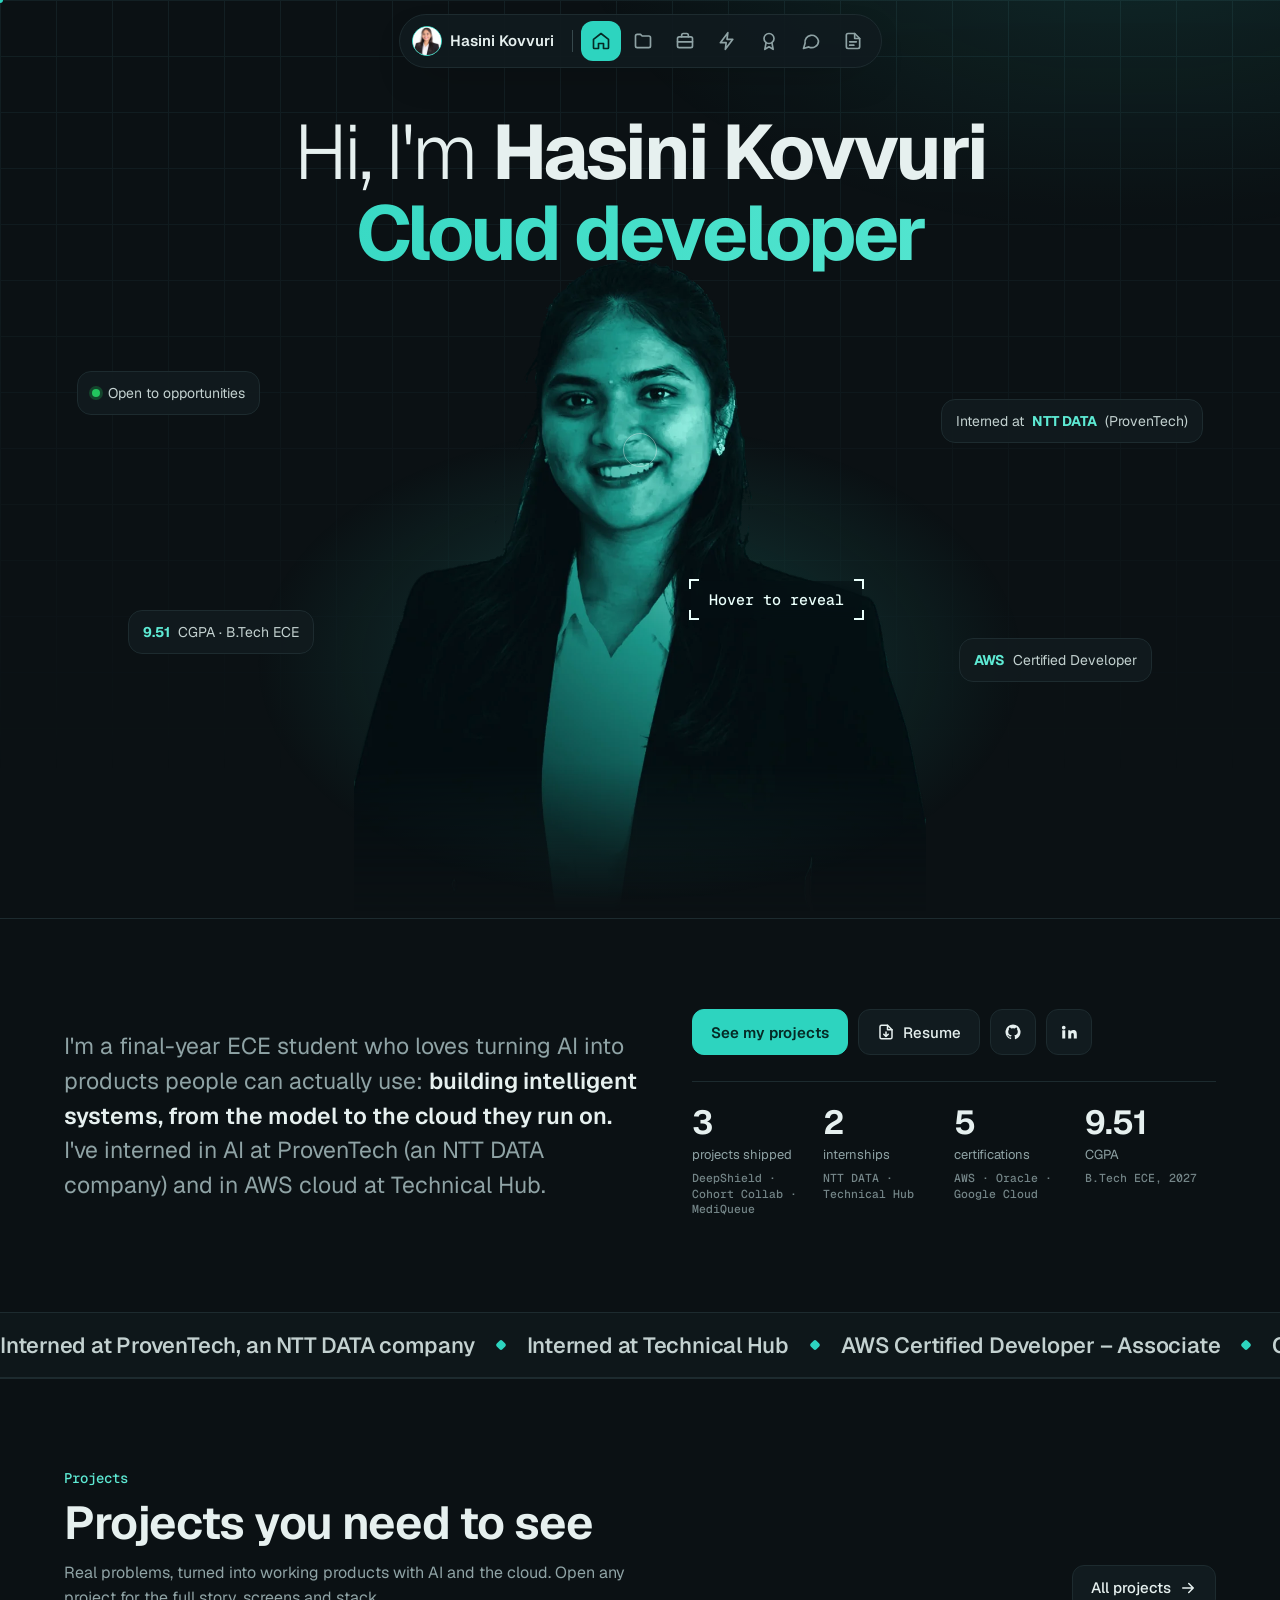
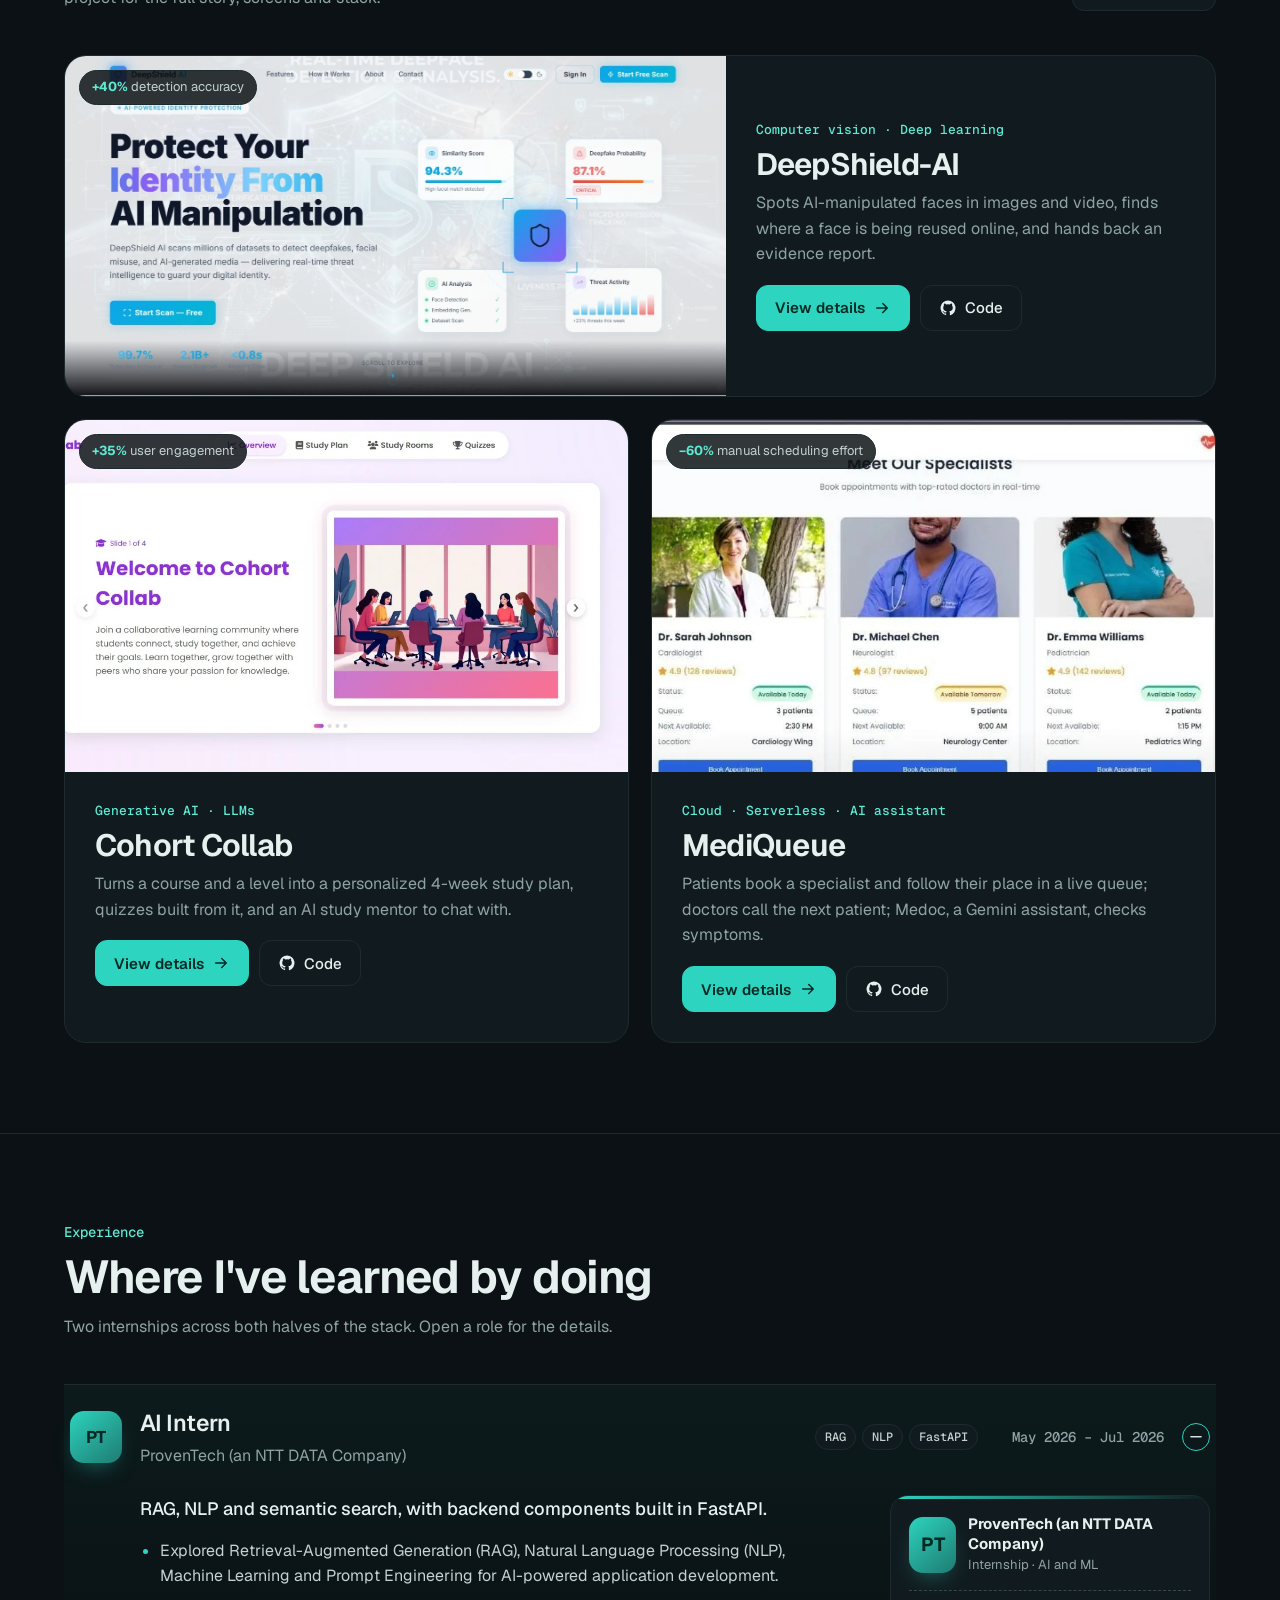
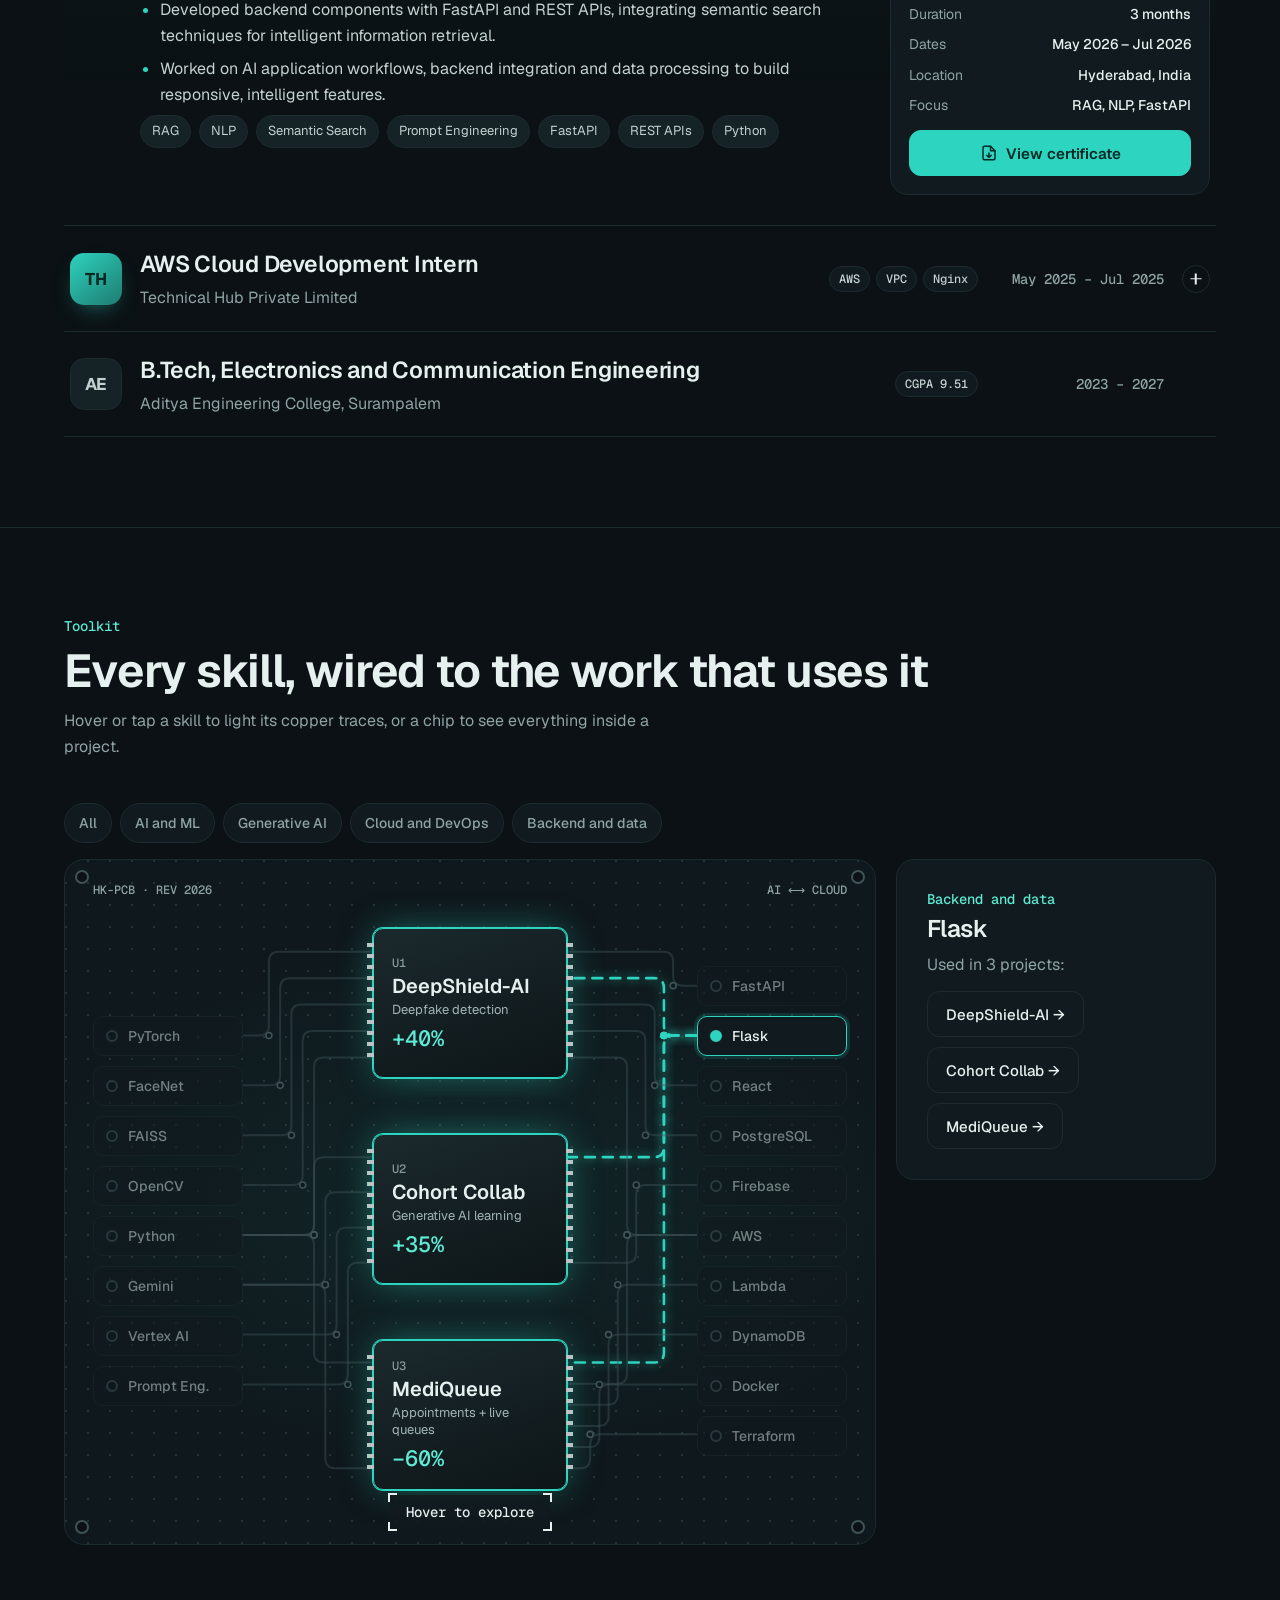
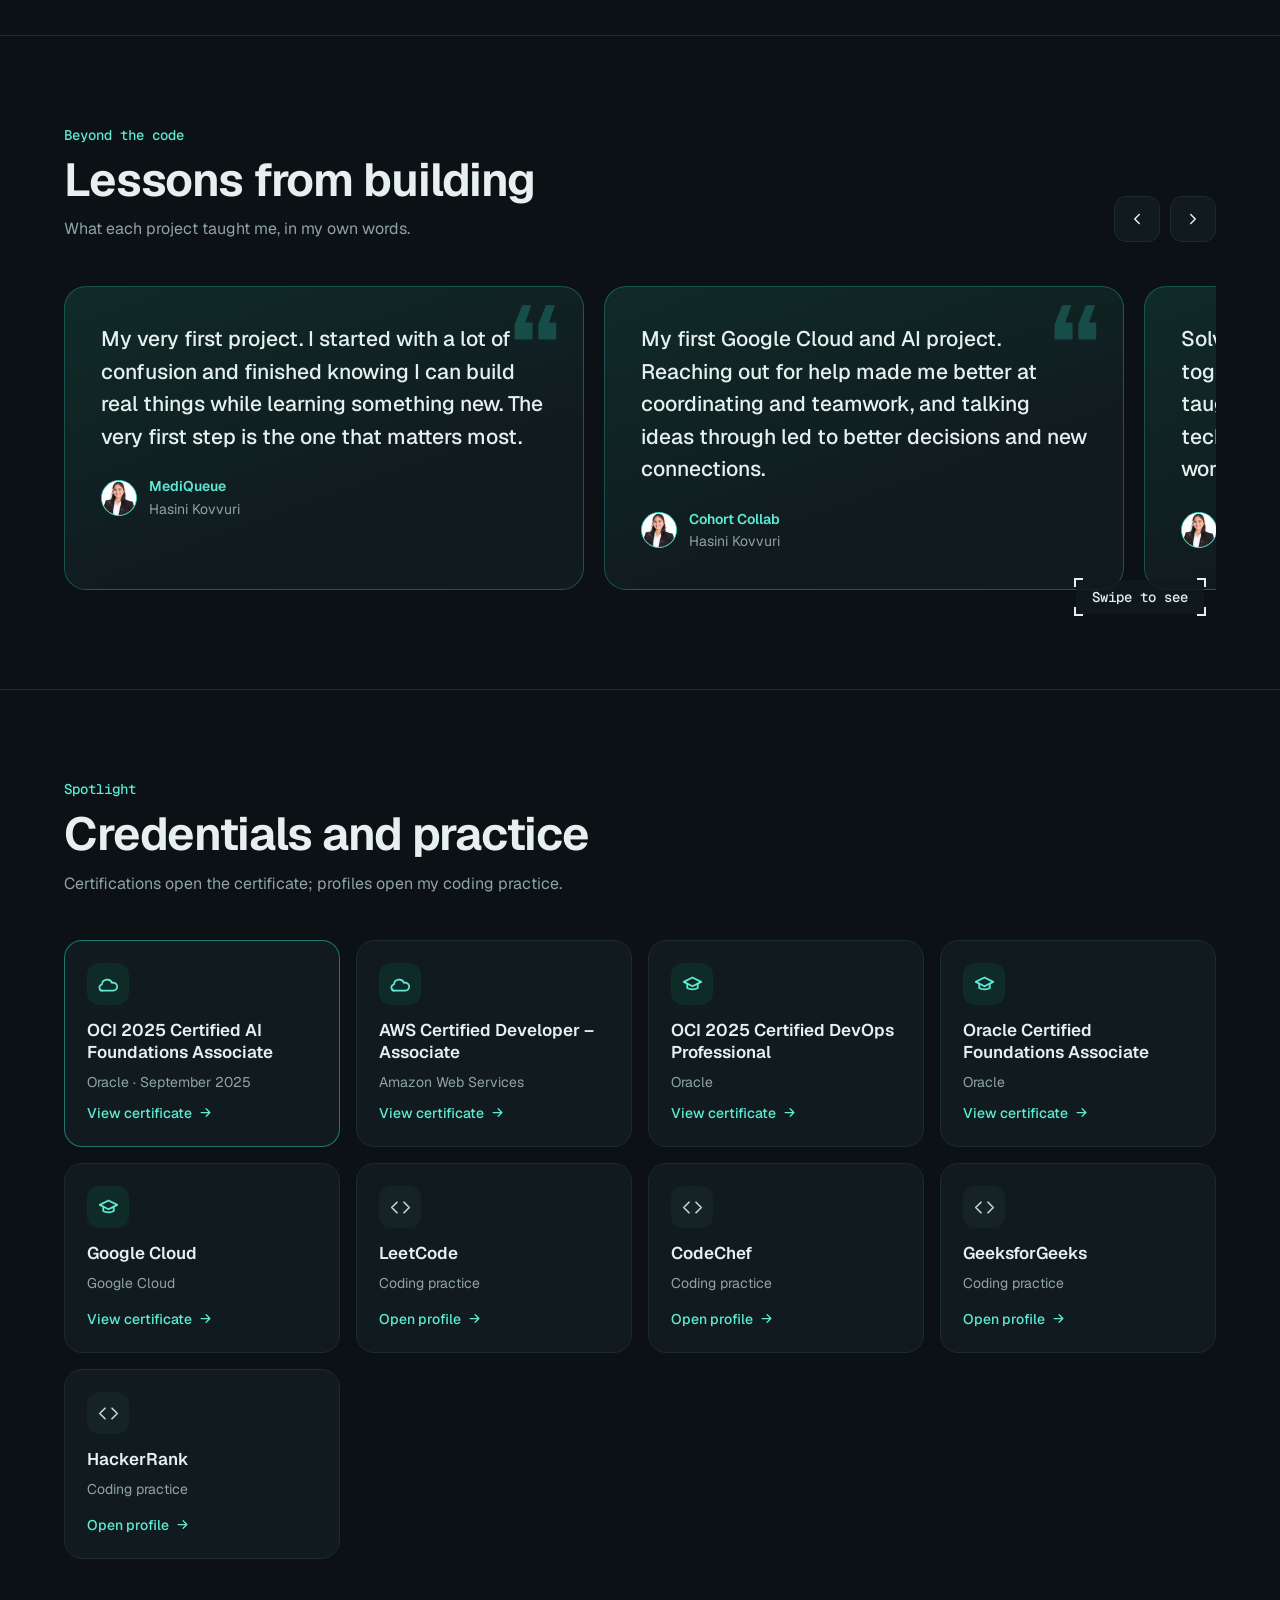
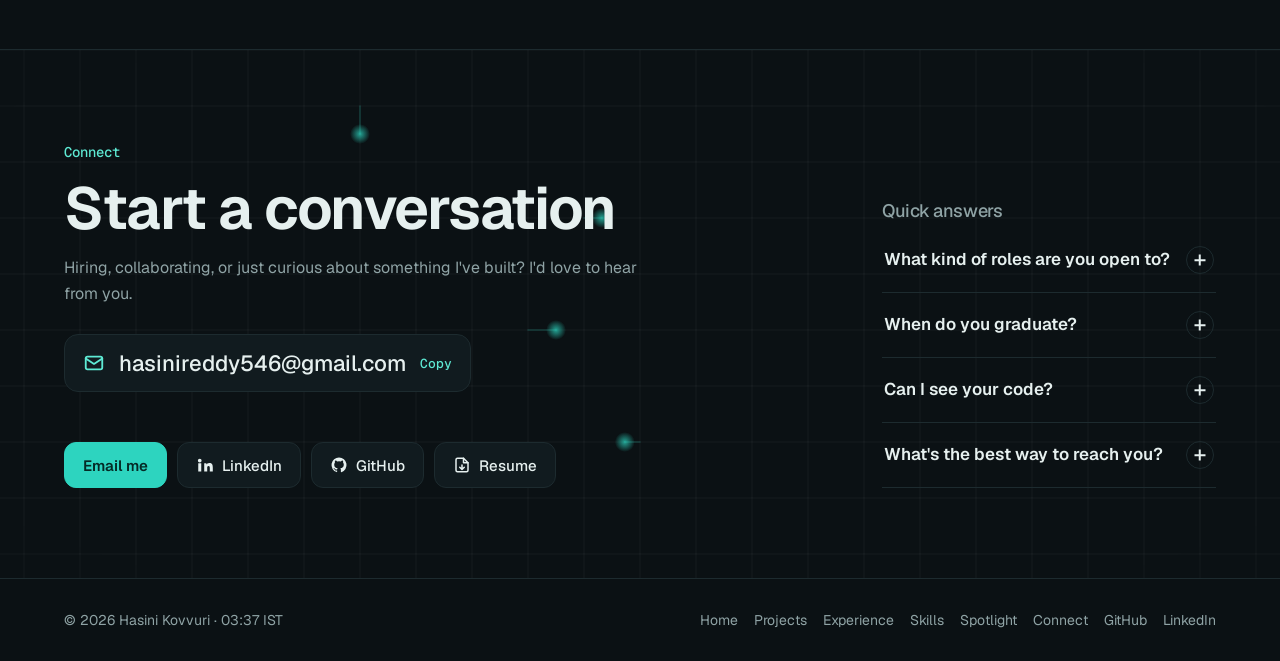
<file: index.html>
<!DOCTYPE html>
<html lang="en">
<head>
<meta charset="utf-8">
<meta name="viewport" content="width=device-width, initial-scale=1">
<title>Hasini Kovvuri | Portfolio</title>
<meta name="description" content="Hasini Kovvuri: Electronics and Communication Engineering student building AI and cloud applications, from the model to the cloud.">
<meta name="author" content="Hasini Kovvuri">
<meta name="theme-color" content="#0b1114">
<meta property="og:title" content="Hasini Kovvuri | Portfolio">
<meta property="og:description" content="Hasini Kovvuri: Electronics and Communication Engineering student building AI and cloud applications, from the model to the cloud.">
<meta property="og:type" content="website">
<meta property="og:url" content="https://hasini-kovvuri.github.io/index.html">
<meta property="og:image" content="https://hasini-kovvuri.github.io/assets/img/og-avatar.jpg">
<link rel="icon" href="assets/img/favicon.svg" type="image/svg+xml">
<link rel="preload" href="assets/fonts/Geist-Variable.woff2" as="font" type="font/woff2" crossorigin>
<link rel="stylesheet" href="assets/css/style.css">
<script>(function(d){d.classList.add("js");try{localStorage.removeItem("hk-theme")}catch(e){}try{if(sessionStorage.getItem("hk-trans"))d.classList.add("trans-in");if(sessionStorage.getItem("hk-seen")||matchMedia("(prefers-reduced-motion: reduce)").matches)d.classList.add("no-pre")}catch(e){}})(document.documentElement)</script>
</head>
<body class="home-page">
<a class="skip" href="#main">Skip to content</a>
<div class="preloader" aria-hidden="true"><div class="pin"><div class="pk">HK<b>.</b></div><div class="pbar"><i></i></div><div class="prow2"><span>Hasini Kovvuri · Portfolio</span><span class="pnum">000</span></div></div></div>
<div class="veil" aria-hidden="true"></div>
<div class="progress" aria-hidden="true"><i></i></div>
<button class="backfloat" type="button" hidden><svg viewBox="0 0 24 24" fill="none" stroke="currentColor" stroke-width="2" stroke-linecap="round" stroke-linejoin="round" aria-hidden="true"><path d="M12 19V5m-6 6 6-6 6 6"/></svg><span>Back to where you were</span></button>
<header class="nav">
  <div class="pill">
    <a class="backbtn" href="index.html" data-back hidden data-tip="Back"><svg viewBox="0 0 24 24" fill="none" stroke="currentColor" stroke-width="2" stroke-linecap="round" stroke-linejoin="round" aria-hidden="true"><path d="M19 12H5m6-6-6 6 6 6"/></svg><span>Back</span></a>
    <a class="brand" href="#top" aria-label="Hasini Kovvuri, home"><img src="assets/img/og-avatar.jpg" alt="" width="30" height="30"><span class="bn">Hasini Kovvuri</span></a>
    <span class="sep" aria-hidden="true"></span>
    <nav class="icons" aria-label="Main"><a href="#top" data-spy="top" data-tip="Home" aria-label="Home"><svg viewBox="0 0 24 24" fill="none" stroke="currentColor" stroke-width="2" stroke-linecap="round" stroke-linejoin="round" aria-hidden="true"><path d="m3 10 9-7 9 7v10a1 1 0 0 1-1 1h-5v-6h-6v6H4a1 1 0 0 1-1-1z"/></svg></a><a href="#projects" data-spy="projects" data-tip="Projects" aria-label="Projects"><svg viewBox="0 0 24 24" fill="none" stroke="currentColor" stroke-width="2" stroke-linecap="round" stroke-linejoin="round" aria-hidden="true"><path d="M3 6a2 2 0 0 1 2-2h4l2 2h8a2 2 0 0 1 2 2v10a2 2 0 0 1-2 2H5a2 2 0 0 1-2-2z"/></svg></a><a href="#experience" data-spy="experience" data-tip="Experience" aria-label="Experience"><svg viewBox="0 0 24 24" fill="none" stroke="currentColor" stroke-width="2" stroke-linecap="round" stroke-linejoin="round" aria-hidden="true"><rect x="3" y="7" width="18" height="13" rx="2"/><path d="M8 7V5a2 2 0 0 1 2-2h4a2 2 0 0 1 2 2v2M3 13h18"/></svg></a><a href="#skills" data-spy="skills" data-tip="Skills" aria-label="Skills"><svg viewBox="0 0 24 24" fill="none" stroke="currentColor" stroke-width="2" stroke-linecap="round" stroke-linejoin="round" aria-hidden="true"><path d="M13 2 4 14h7l-1 8 9-12h-7z"/></svg></a><a href="#spotlight" data-spy="spotlight" data-tip="Spotlight" aria-label="Spotlight"><svg viewBox="0 0 24 24" fill="none" stroke="currentColor" stroke-width="2" stroke-linecap="round" stroke-linejoin="round" aria-hidden="true"><circle cx="12" cy="9" r="6"/><path d="m8.5 14-1.5 8 5-3 5 3-1.5-8"/></svg></a><a href="#connect" data-spy="connect" data-tip="Connect" aria-label="Connect"><svg viewBox="0 0 24 24" fill="none" stroke="currentColor" stroke-width="2" stroke-linecap="round" stroke-linejoin="round" aria-hidden="true"><path d="M21 12a8 8 0 0 1-11.6 7.1L3 21l1.9-6.4A8 8 0 1 1 21 12Z"/></svg></a><a href="assets/Hasini_Kovvuri_Resume.pdf" target="_blank" rel="noopener" data-tip="Resume" aria-label="Resume"><svg viewBox="0 0 24 24" fill="none" stroke="currentColor" stroke-width="2" stroke-linecap="round" stroke-linejoin="round" aria-hidden="true"><path d="M14 3H6a2 2 0 0 0-2 2v14a2 2 0 0 0 2 2h12a2 2 0 0 0 2-2V9z"/><path d="M14 3v6h6M8 13h8M8 17h5"/></svg></a></nav>
  </div>
</header>
<main id="main">
<section class="hero4" id="top">
  <div class="h4head">
    <h1><span class="hi4 intro reveal">Hi, I'm <b>Hasini Kovvuri</b></span><span class="rot intro reveal"><span class="rotin" data-roles='["AI & ML builder", "Cloud developer", "GenAI tinkerer", "ECE engineer, \u201927"]'>AI & ML builder</span></span></h1>
  </div>
  <div class="stage4 intro reveal">
    <div class="reveal4" data-cursor="" aria-label="Portrait of Hasini Kovvuri. Hover, or tap, to reveal the full-colour photo.">
      <img class="duo" src="assets/img/hero-duo.webp" alt="Portrait of Hasini Kovvuri" width="1000" height="1227">
      <img class="real" src="assets/img/hero-real.webp" alt="" aria-hidden="true" width="1000" height="1227">
      <span class="hint4" aria-hidden="true"><i></i><i></i><i></i><i></i>Hover to reveal</span>
    </div>
    <div class="float4 f1"><span class="dot"></span>Open to opportunities</div>
    <div class="float4 f2"><b>9.51</b> CGPA · B.Tech ECE</div>
    <div class="float4 f3">Interned at <b>NTT DATA</b> (ProvenTech)</div>
    <div class="float4 f4"><b>AWS</b> Certified Developer</div>
  </div>
</section>

<section class="band intro4">
  <div class="wrap i4grid">
    <p class="bio3 reveal">I'm a final-year ECE student who loves turning AI into products people can actually use: <b>building intelligent systems, from the model to the cloud they run on.</b> I've interned in AI at ProvenTech (an NTT DATA company) and in AWS cloud at Technical Hub.</p>
    <div>
      <div class="row reveal">
        <a class="btn primary" href="#projects">See my projects</a>
        <a class="btn" href="assets/Hasini_Kovvuri_Resume.pdf" target="_blank" rel="noopener"><svg viewBox="0 0 24 24" fill="none" stroke="currentColor" stroke-width="2" stroke-linecap="round" stroke-linejoin="round" aria-hidden="true"><path d="M14 3H6a2 2 0 0 0-2 2v14a2 2 0 0 0 2 2h12a2 2 0 0 0 2-2V9z"/><path d="M14 3v6h6M12 12v6m-3-3 3 3 3-3"/></svg>Resume</a>
        <a class="btn icon" href="https://github.com/Hasini-kovvuri" aria-label="GitHub"><svg viewBox="0 0 24 24" fill="currentColor" aria-hidden="true"><path d="M12 2a10 10 0 0 0-3.16 19.49c.5.09.68-.22.68-.48v-1.7c-2.78.6-3.37-1.34-3.37-1.34-.45-1.16-1.11-1.47-1.11-1.47-.91-.62.07-.6.07-.6 1 .07 1.53 1.03 1.53 1.03.9 1.52 2.34 1.08 2.91.83.09-.65.35-1.08.63-1.33-2.22-.25-4.55-1.11-4.55-4.94 0-1.09.39-1.98 1.03-2.68-.1-.25-.45-1.27.1-2.64 0 0 .84-.27 2.75 1.02a9.6 9.6 0 0 1 5 0c1.91-1.29 2.75-1.02 2.75-1.02.55 1.37.2 2.39.1 2.64.64.7 1.03 1.59 1.03 2.68 0 3.84-2.34 4.69-4.57 4.93.36.31.68.92.68 1.85v2.75c0 .27.18.58.69.48A10 10 0 0 0 12 2Z"/></svg></a>
        <a class="btn icon" href="https://www.linkedin.com/in/hasini-kovvuri-9ab071291/" aria-label="LinkedIn"><svg viewBox="0 0 24 24" fill="currentColor" aria-hidden="true"><path d="M4.98 3.5a2.5 2.5 0 1 1 0 5 2.5 2.5 0 0 1 0-5ZM3 9.75h4v11H3v-11Zm7 0h3.8v1.5h.06c.53-1 1.83-2.05 3.77-2.05 4.03 0 4.77 2.65 4.77 6.1v5.45h-4v-4.83c0-1.15-.02-2.63-1.6-2.63-1.6 0-1.85 1.25-1.85 2.55v4.91h-4v-11Z"/></svg></a>
      </div>
      <nav class="h3stats proof reveal" aria-label="Highlights">
        <a href="#projects"><b data-count="3">3</b><span>projects shipped</span><em>DeepShield · Cohort Collab · MediQueue</em></a>
        <a href="#experience"><b data-count="2">2</b><span>internships</span><em>NTT DATA · Technical Hub</em></a>
        <a href="#spotlight"><b data-count="5">5</b><span>certifications</span><em>AWS · Oracle · Google Cloud</em></a>
        <a href="about.html"><b data-count="9.51">9.51</b><span>CGPA</span><em>B.Tech ECE, 2027</em></a>
      </nav>
    </div>
  </div>
</section>

<div class="marq" aria-label="Internships and certifications"><div class="mtrack"><span>Interned at ProvenTech, an NTT DATA company</span><span>Interned at Technical Hub</span><span>AWS Certified Developer – Associate</span><span>OCI 2025 Certified AI Foundations Associate</span><span>OCI 2025 Certified DevOps Professional</span><span>Google Cloud certified</span><span>CGPA 9.51</span><span>Interned at ProvenTech, an NTT DATA company</span><span>Interned at Technical Hub</span><span>AWS Certified Developer – Associate</span><span>OCI 2025 Certified AI Foundations Associate</span><span>OCI 2025 Certified DevOps Professional</span><span>Google Cloud certified</span><span>CGPA 9.51</span></div></div>

<section class="band" id="projects">
  <div class="wrap">
    <div class="head"><div><span class="label reveal">Projects</span><h2 data-split>Projects you need to see</h2><p class="reveal">Real problems, turned into working products with AI and the cloud. Open any project for the full story, screens and stack.</p></div><a class="btn reveal" href="projects.html">All projects <svg viewBox="0 0 24 24" fill="none" stroke="currentColor" stroke-width="2" stroke-linecap="round" stroke-linejoin="round" aria-hidden="true"><path d="M5 12h14m-6-6 6 6-6 6"/></svg></a></div>
    <div class="pgrid"><article class="pc reveal wide">
  <a class="pcimg" href="projects/deepshield-ai.html" data-cursor="View" aria-label="View details of DeepShield-AI"><img src="assets/img/work/deepshield-landing.webp" alt="Screenshot of DeepShield-AI" loading="lazy"><span class="pcmet"><b>+40%</b> detection accuracy</span></a>
  <div class="pcbody">
    <span class="tag">Computer vision · Deep learning</span>
    <h3>DeepShield-AI</h3>
    <p>Spots AI-manipulated faces in images and video, finds where a face is being reused online, and hands back an evidence report.</p>
    <div class="row"><a class="btn primary" href="projects/deepshield-ai.html">View details <svg viewBox="0 0 24 24" fill="none" stroke="currentColor" stroke-width="2" stroke-linecap="round" stroke-linejoin="round" aria-hidden="true"><path d="M5 12h14m-6-6 6 6-6 6"/></svg></a><a class="btn" href="https://github.com/Hasini-kovvuri/DeepSheild--AI"><svg viewBox="0 0 24 24" fill="currentColor" aria-hidden="true"><path d="M12 2a10 10 0 0 0-3.16 19.49c.5.09.68-.22.68-.48v-1.7c-2.78.6-3.37-1.34-3.37-1.34-.45-1.16-1.11-1.47-1.11-1.47-.91-.62.07-.6.07-.6 1 .07 1.53 1.03 1.53 1.03.9 1.52 2.34 1.08 2.91.83.09-.65.35-1.08.63-1.33-2.22-.25-4.55-1.11-4.55-4.94 0-1.09.39-1.98 1.03-2.68-.1-.25-.45-1.27.1-2.64 0 0 .84-.27 2.75 1.02a9.6 9.6 0 0 1 5 0c1.91-1.29 2.75-1.02 2.75-1.02.55 1.37.2 2.39.1 2.64.64.7 1.03 1.59 1.03 2.68 0 3.84-2.34 4.69-4.57 4.93.36.31.68.92.68 1.85v2.75c0 .27.18.58.69.48A10 10 0 0 0 12 2Z"/></svg>Code</a></div>
  </div>
</article><article class="pc reveal d1">
  <a class="pcimg" href="projects/cohort-collab.html" data-cursor="View" aria-label="View details of Cohort Collab"><img src="assets/img/work/cohort-overview.webp" alt="Screenshot of Cohort Collab" loading="lazy"><span class="pcmet"><b>+35%</b> user engagement</span></a>
  <div class="pcbody">
    <span class="tag">Generative AI · LLMs</span>
    <h3>Cohort Collab</h3>
    <p>Turns a course and a level into a personalized 4-week study plan, quizzes built from it, and an AI study mentor to chat with.</p>
    <div class="row"><a class="btn primary" href="projects/cohort-collab.html">View details <svg viewBox="0 0 24 24" fill="none" stroke="currentColor" stroke-width="2" stroke-linecap="round" stroke-linejoin="round" aria-hidden="true"><path d="M5 12h14m-6-6 6 6-6 6"/></svg></a><a class="btn" href="https://github.com/Hasini-kovvuri/CohortCollab"><svg viewBox="0 0 24 24" fill="currentColor" aria-hidden="true"><path d="M12 2a10 10 0 0 0-3.16 19.49c.5.09.68-.22.68-.48v-1.7c-2.78.6-3.37-1.34-3.37-1.34-.45-1.16-1.11-1.47-1.11-1.47-.91-.62.07-.6.07-.6 1 .07 1.53 1.03 1.53 1.03.9 1.52 2.34 1.08 2.91.83.09-.65.35-1.08.63-1.33-2.22-.25-4.55-1.11-4.55-4.94 0-1.09.39-1.98 1.03-2.68-.1-.25-.45-1.27.1-2.64 0 0 .84-.27 2.75 1.02a9.6 9.6 0 0 1 5 0c1.91-1.29 2.75-1.02 2.75-1.02.55 1.37.2 2.39.1 2.64.64.7 1.03 1.59 1.03 2.68 0 3.84-2.34 4.69-4.57 4.93.36.31.68.92.68 1.85v2.75c0 .27.18.58.69.48A10 10 0 0 0 12 2Z"/></svg>Code</a></div>
  </div>
</article><article class="pc reveal d2">
  <a class="pcimg" href="projects/mediqueue.html" data-cursor="View" aria-label="View details of MediQueue"><img src="assets/img/work/mediqueue-specialists.webp" alt="Screenshot of MediQueue" loading="lazy"><span class="pcmet"><b>−60%</b> manual scheduling effort</span></a>
  <div class="pcbody">
    <span class="tag">Cloud · Serverless · AI assistant</span>
    <h3>MediQueue</h3>
    <p>Patients book a specialist and follow their place in a live queue; doctors call the next patient; Medoc, a Gemini assistant, checks symptoms.</p>
    <div class="row"><a class="btn primary" href="projects/mediqueue.html">View details <svg viewBox="0 0 24 24" fill="none" stroke="currentColor" stroke-width="2" stroke-linecap="round" stroke-linejoin="round" aria-hidden="true"><path d="M5 12h14m-6-6 6 6-6 6"/></svg></a><a class="btn" href="https://github.com/Hasini-kovvuri/Doctor-Appointment-System--Real-Time-Queues"><svg viewBox="0 0 24 24" fill="currentColor" aria-hidden="true"><path d="M12 2a10 10 0 0 0-3.16 19.49c.5.09.68-.22.68-.48v-1.7c-2.78.6-3.37-1.34-3.37-1.34-.45-1.16-1.11-1.47-1.11-1.47-.91-.62.07-.6.07-.6 1 .07 1.53 1.03 1.53 1.03.9 1.52 2.34 1.08 2.91.83.09-.65.35-1.08.63-1.33-2.22-.25-4.55-1.11-4.55-4.94 0-1.09.39-1.98 1.03-2.68-.1-.25-.45-1.27.1-2.64 0 0 .84-.27 2.75 1.02a9.6 9.6 0 0 1 5 0c1.91-1.29 2.75-1.02 2.75-1.02.55 1.37.2 2.39.1 2.64.64.7 1.03 1.59 1.03 2.68 0 3.84-2.34 4.69-4.57 4.93.36.31.68.92.68 1.85v2.75c0 .27.18.58.69.48A10 10 0 0 0 12 2Z"/></svg>Code</a></div>
  </div>
</article></div>
  </div>
</section>

<section class="band" id="experience">
  <div class="wrap">
    <div class="head"><div><span class="label reveal">Experience</span><h2 data-split>Where I've learned by doing</h2><p class="reveal">Two internships across both halves of the stack. Open a role for the details.</p></div></div>
    <div class="xplist"><details class="xp reveal" open>
  <summary><span class="mono2" aria-hidden="true">PT</span><span class="xr"><b>AI Intern</b><span>ProvenTech (an NTT DATA Company)</span></span><span class="xtags"><span class="ftag">RAG</span><span class="ftag">NLP</span><span class="ftag">FastAPI</span></span><span class="when">May 2026 – Jul 2026</span><span class="plus" aria-hidden="true"></span></summary>
  <div class="xpbody">
    <div class="xpmain"><p class="lead2">RAG, NLP and semantic search, with backend components built in FastAPI.</p><ul class="pts"><li>Explored Retrieval-Augmented Generation (RAG), Natural Language Processing (NLP), Machine Learning and Prompt Engineering for AI-powered application development.</li><li>Developed backend components with FastAPI and REST APIs, integrating semantic search techniques for intelligent information retrieval.</li><li>Worked on AI application workflows, backend integration and data processing to build responsive, intelligent features.</li></ul><div class="chips"><span class=chip>RAG</span><span class=chip>NLP</span><span class=chip>Semantic Search</span><span class=chip>Prompt Engineering</span><span class=chip>FastAPI</span><span class=chip>REST APIs</span><span class=chip>Python</span></div></div>
    <aside class="snap">
      <div class="snaph"><span class="mono2 big" aria-hidden="true">PT</span><span><b>ProvenTech (an NTT DATA Company)</b><small>Internship · AI and ML</small></span></div>
      <dl><div><dt>Duration</dt><dd>3 months</dd></div><div><dt>Dates</dt><dd>May 2026 – Jul 2026</dd></div><div><dt>Location</dt><dd>Hyderabad, India</dd></div><div><dt>Focus</dt><dd>RAG, NLP, FastAPI</dd></div></dl>
      <a class="btn primary" href="https://drive.google.com/file/d/1Db_iF_wTq24R_1xvtkL5AM5hctOix8Pm/view?usp=drive_link"><svg viewBox="0 0 24 24" fill="none" stroke="currentColor" stroke-width="2" stroke-linecap="round" stroke-linejoin="round" aria-hidden="true"><path d="M14 3H6a2 2 0 0 0-2 2v14a2 2 0 0 0 2 2h12a2 2 0 0 0 2-2V9z"/><path d="M14 3v6h6M12 12v6m-3-3 3 3 3-3"/></svg>View certificate</a>
    </aside>
  </div>
</details><details class="xp reveal">
  <summary><span class="mono2" aria-hidden="true">TH</span><span class="xr"><b>AWS Cloud Development Intern</b><span>Technical Hub Private Limited</span></span><span class="xtags"><span class="ftag">AWS</span><span class="ftag">VPC</span><span class="ftag">Nginx</span></span><span class="when">May 2025 – Jul 2025</span><span class="plus" aria-hidden="true"></span></summary>
  <div class="xpbody">
    <div class="xpmain"><p class="lead2">AWS infrastructure, networking and deployment automation on EC2, Lambda, IAM and VPC.</p><ul class="pts"><li>Deployed and managed AWS cloud infrastructure using EC2, Lambda, IAM and VPC to support scalable cloud-based applications.</li><li>Worked with AWS networking components, including Internet Gateway, NAT Gateway, VPC Peering and subnet configurations, for secure connectivity.</li><li>Configured reverse proxy architecture with Nginx and Apache2 to manage traffic between public and private EC2 instances.</li><li>Automated cloud deployment workflows and optimized AWS configurations for reliability and deployment management.</li></ul><div class="chips"><span class=chip>AWS EC2</span><span class=chip>Lambda</span><span class=chip>IAM</span><span class=chip>VPC</span><span class=chip>NAT Gateway</span><span class=chip>VPC Peering</span><span class=chip>Nginx</span><span class=chip>Apache2</span><span class=chip>Linux</span></div></div>
    <aside class="snap">
      <div class="snaph"><span class="mono2 big" aria-hidden="true">TH</span><span><b>Technical Hub Private Limited</b><small>Internship · Cloud and DevOps</small></span></div>
      <dl><div><dt>Duration</dt><dd>3 months</dd></div><div><dt>Dates</dt><dd>May 2025 – Jul 2025</dd></div><div><dt>Location</dt><dd>On-site</dd></div><div><dt>Focus</dt><dd>AWS, VPC, Nginx</dd></div></dl>
      <a class="btn primary" href="https://drive.google.com/file/d/1R4tWWYtAp6Jbpep1SmZb6BbEn9x064X6/view?usp=drive_link"><svg viewBox="0 0 24 24" fill="none" stroke="currentColor" stroke-width="2" stroke-linecap="round" stroke-linejoin="round" aria-hidden="true"><path d="M14 3H6a2 2 0 0 0-2 2v14a2 2 0 0 0 2 2h12a2 2 0 0 0 2-2V9z"/><path d="M14 3v6h6M12 12v6m-3-3 3 3 3-3"/></svg>View certificate</a>
    </aside>
  </div>
</details><div class="xp static reveal"><div class="sum"><span class="mono2 edu2" aria-hidden="true">AE</span><span class="xr"><b>B.Tech, Electronics and Communication Engineering</b><span>Aditya Engineering College, Surampalem</span></span><span class="xtags"><span class="ftag">CGPA 9.51</span></span><span class="when">2023 – 2027</span><span></span></div></div></div>
  </div>
</section>

<section class="band" id="skills">
  <div class="wrap">
    <div class="head"><div><span class="label reveal">Toolkit</span><h2 data-split>Every skill, wired to the work that uses it</h2><p class="reveal">Hover or tap a skill to light its copper traces, or a chip to see everything inside a project.</p></div></div>
    <div class="filters reveal" role="group" aria-label="Filter by area">
      <button type="button" data-area-filter="all" aria-pressed="true">All</button>
      <button type="button" data-area-filter="ai" aria-pressed="false">AI and ML</button>
      <button type="button" data-area-filter="gen" aria-pressed="false">Generative AI</button>
      <button type="button" data-area-filter="cloud" aria-pressed="false">Cloud and DevOps</button>
      <button type="button" data-area-filter="be" aria-pressed="false">Backend and data</button>
    </div>
    <div class="boardwrap reveal">
      <div class="boardbox"><span class="brk" aria-hidden="true"><i></i><i></i><i></i><i></i>Hover to explore</span><div class="board" id="board" data-base="" role="group" aria-label="Circuit board map of skills and projects"></div></div>
      <aside class="card binfo" id="board-info" aria-live="polite"></aside>
    </div>
  </div>
</section>

<section class="band" id="lessons">
  <div class="wrap">
    <div class="head"><div><span class="label reveal">Beyond the code</span><h2 data-split>Lessons from building</h2><p class="reveal">What each project taught me, in my own words.</p></div><div class="row reveal"><button class="btn icon" type="button" data-car="-1" aria-label="Previous lesson"><svg viewBox="0 0 24 24" fill="none" stroke="currentColor" stroke-width="2" stroke-linecap="round" stroke-linejoin="round" aria-hidden="true"><path d="M15 6l-6 6 6 6"/></svg></button><button class="btn icon" type="button" data-car="1" aria-label="Next lesson"><svg viewBox="0 0 24 24" fill="none" stroke="currentColor" stroke-width="2" stroke-linecap="round" stroke-linejoin="round" aria-hidden="true"><path d="M9 6l6 6-6 6"/></svg></button></div></div>
    <div class="carwrap reveal"><span class="brk" aria-hidden="true"><i></i><i></i><i></i><i></i>Swipe to see</span><div class="car" id="car" tabindex="0" aria-label="Lessons, scroll sideways"><blockquote class="lesson"><span class="q" aria-hidden="true">“</span><p>My very first project. I started with a lot of confusion and finished knowing I can build real things while learning something new. The very first step is the one that matters most.</p><footer><img src="assets/img/og-avatar.jpg" alt="" width="36" height="36"><span><b>MediQueue</b>Hasini Kovvuri</span></footer></blockquote><blockquote class="lesson"><span class="q" aria-hidden="true">“</span><p>My first Google Cloud and AI project. Reaching out for help made me better at coordinating and teamwork, and talking ideas through led to better decisions and new connections.</p><footer><img src="assets/img/og-avatar.jpg" alt="" width="36" height="36"><span><b>Cohort Collab</b>Hasini Kovvuri</span></footer></blockquote><blockquote class="lesson"><span class="q" aria-hidden="true">“</span><p>Solving a real-world problem by bringing together technology that already exists. It taught me that staying upskilled with the technology and the market is what keeps work relevant.</p><footer><img src="assets/img/og-avatar.jpg" alt="" width="36" height="36"><span><b>DeepShield-AI</b>Hasini Kovvuri</span></footer></blockquote></div></div>
  </div>
</section>

<section class="band" id="spotlight">
  <div class="wrap">
    <div class="head"><div><span class="label reveal">Spotlight</span><h2 data-split>Credentials and practice</h2><p class="reveal">Certifications open the certificate; profiles open my coding practice.</p></div></div>
    <div class="spot">
      <a class="sc tilt reveal star" href="https://drive.google.com/file/d/15wv0HvcfFb7IyVOqES--xBQfgDbhhiDG/view?usp=sharing"><span class="badge"><svg viewBox="0 0 24 24" fill="none" stroke="currentColor" stroke-width="2" stroke-linecap="round" stroke-linejoin="round" aria-hidden="true"><path d="M17.5 19a4.5 4.5 0 1 0-1.4-8.8A6 6 0 0 0 4.5 12 3.5 3.5 0 0 0 6 19z"/></svg></span><b>OCI 2025 Certified AI Foundations Associate</b><span>Oracle · September 2025</span><em>View certificate <svg viewBox="0 0 24 24" fill="none" stroke="currentColor" stroke-width="2" stroke-linecap="round" stroke-linejoin="round" aria-hidden="true"><path d="M5 12h14m-6-6 6 6-6 6"/></svg></em></a><a class="sc tilt reveal" href="https://drive.google.com/file/d/1xLs3tApwr3gK6DRnG_K59BTtKU0Ihn5i/view?usp=sharing"><span class="badge"><svg viewBox="0 0 24 24" fill="none" stroke="currentColor" stroke-width="2" stroke-linecap="round" stroke-linejoin="round" aria-hidden="true"><path d="M17.5 19a4.5 4.5 0 1 0-1.4-8.8A6 6 0 0 0 4.5 12 3.5 3.5 0 0 0 6 19z"/></svg></span><b>AWS Certified Developer – Associate</b><span>Amazon Web Services</span><em>View certificate <svg viewBox="0 0 24 24" fill="none" stroke="currentColor" stroke-width="2" stroke-linecap="round" stroke-linejoin="round" aria-hidden="true"><path d="M5 12h14m-6-6 6 6-6 6"/></svg></em></a><a class="sc tilt reveal" href="https://drive.google.com/file/d/1mVdOu7PBFnhw0oAlYyinq6-ZPxhqEZhA/view?usp=drive_link"><span class="badge"><svg viewBox="0 0 24 24" fill="none" stroke="currentColor" stroke-width="2" stroke-linecap="round" stroke-linejoin="round" aria-hidden="true"><path d="m2 9 10-5 10 5-10 5z"/><path d="M6 11v5c3 2 9 2 12 0v-5"/></svg></span><b>OCI 2025 Certified DevOps Professional</b><span>Oracle</span><em>View certificate <svg viewBox="0 0 24 24" fill="none" stroke="currentColor" stroke-width="2" stroke-linecap="round" stroke-linejoin="round" aria-hidden="true"><path d="M5 12h14m-6-6 6 6-6 6"/></svg></em></a><a class="sc tilt reveal" href="https://drive.google.com/file/d/1p09J110GPCpsRKxogLGUa3FLiZ6LztuD/view?usp=drive_link"><span class="badge"><svg viewBox="0 0 24 24" fill="none" stroke="currentColor" stroke-width="2" stroke-linecap="round" stroke-linejoin="round" aria-hidden="true"><path d="m2 9 10-5 10 5-10 5z"/><path d="M6 11v5c3 2 9 2 12 0v-5"/></svg></span><b>Oracle Certified Foundations Associate</b><span>Oracle</span><em>View certificate <svg viewBox="0 0 24 24" fill="none" stroke="currentColor" stroke-width="2" stroke-linecap="round" stroke-linejoin="round" aria-hidden="true"><path d="M5 12h14m-6-6 6 6-6 6"/></svg></em></a><a class="sc tilt reveal" href="https://drive.google.com/file/d/1Je52nHqg_DG0nbUGFwd_4Sukhsnd6X5M/view?usp=drive_link"><span class="badge"><svg viewBox="0 0 24 24" fill="none" stroke="currentColor" stroke-width="2" stroke-linecap="round" stroke-linejoin="round" aria-hidden="true"><path d="m2 9 10-5 10 5-10 5z"/><path d="M6 11v5c3 2 9 2 12 0v-5"/></svg></span><b>Google Cloud</b><span>Google Cloud</span><em>View certificate <svg viewBox="0 0 24 24" fill="none" stroke="currentColor" stroke-width="2" stroke-linecap="round" stroke-linejoin="round" aria-hidden="true"><path d="M5 12h14m-6-6 6 6-6 6"/></svg></em></a>
      <a class="sc prof tilt reveal" href="https://leetcode.com/u/hasinikovvuri/"><span class="badge"><svg viewBox="0 0 24 24" fill="none" stroke="currentColor" stroke-width="2" stroke-linecap="round" stroke-linejoin="round" aria-hidden="true"><path d="m8 6-6 6 6 6m8-12 6 6-6 6"/></svg></span><b>LeetCode</b><span>Coding practice</span><em>Open profile <svg viewBox="0 0 24 24" fill="none" stroke="currentColor" stroke-width="2" stroke-linecap="round" stroke-linejoin="round" aria-hidden="true"><path d="M5 12h14m-6-6 6 6-6 6"/></svg></em></a><a class="sc prof tilt reveal" href="https://www.codechef.com/users/hasinikovvuri"><span class="badge"><svg viewBox="0 0 24 24" fill="none" stroke="currentColor" stroke-width="2" stroke-linecap="round" stroke-linejoin="round" aria-hidden="true"><path d="m8 6-6 6 6 6m8-12 6 6-6 6"/></svg></span><b>CodeChef</b><span>Coding practice</span><em>Open profile <svg viewBox="0 0 24 24" fill="none" stroke="currentColor" stroke-width="2" stroke-linecap="round" stroke-linejoin="round" aria-hidden="true"><path d="M5 12h14m-6-6 6 6-6 6"/></svg></em></a><a class="sc prof tilt reveal" href="https://www.geeksforgeeks.org/profile/hasinireyt39"><span class="badge"><svg viewBox="0 0 24 24" fill="none" stroke="currentColor" stroke-width="2" stroke-linecap="round" stroke-linejoin="round" aria-hidden="true"><path d="m8 6-6 6 6 6m8-12 6 6-6 6"/></svg></span><b>GeeksforGeeks</b><span>Coding practice</span><em>Open profile <svg viewBox="0 0 24 24" fill="none" stroke="currentColor" stroke-width="2" stroke-linecap="round" stroke-linejoin="round" aria-hidden="true"><path d="M5 12h14m-6-6 6 6-6 6"/></svg></em></a><a class="sc prof tilt reveal" href="https://www.hackerrank.com/profile/hasinireddy546"><span class="badge"><svg viewBox="0 0 24 24" fill="none" stroke="currentColor" stroke-width="2" stroke-linecap="round" stroke-linejoin="round" aria-hidden="true"><path d="m8 6-6 6 6 6m8-12 6 6-6 6"/></svg></span><b>HackerRank</b><span>Coding practice</span><em>Open profile <svg viewBox="0 0 24 24" fill="none" stroke="currentColor" stroke-width="2" stroke-linecap="round" stroke-linejoin="round" aria-hidden="true"><path d="M5 12h14m-6-6 6 6-6 6"/></svg></em></a>
    </div>
  </div>
</section>

<section class="band close" id="connect">
  <canvas class="bgfx" aria-hidden="true"></canvas>
  <div class="wrap cgrid2">
    <div>
      <span class="label reveal">Connect</span>
      <h2 data-split style="margin-top:12px">Start a conversation</h2>
      <p class="reveal">Hiring, collaborating, or just curious about something I've built? I'd love to hear from you.</p>
      <button class="mailcopy reveal" type="button" data-copy="hasinireddy546@gmail.com" data-out="ok-cta" data-cursor="Copy"><svg viewBox="0 0 24 24" fill="none" stroke="currentColor" stroke-width="2" stroke-linecap="round" stroke-linejoin="round" aria-hidden="true"><rect x="3" y="5" width="18" height="14" rx="2"/><path d="m3 7 9 6 9-6"/></svg><span>hasinireddy546@gmail.com</span><em>Copy</em></button>
      <p class="ok" id="ok-cta" aria-live="polite"></p>
      <div class="row reveal"><a class="btn primary" href="mailto:hasinireddy546@gmail.com">Email me</a><a class="btn" href="https://www.linkedin.com/in/hasini-kovvuri-9ab071291/"><svg viewBox="0 0 24 24" fill="currentColor" aria-hidden="true"><path d="M4.98 3.5a2.5 2.5 0 1 1 0 5 2.5 2.5 0 0 1 0-5ZM3 9.75h4v11H3v-11Zm7 0h3.8v1.5h.06c.53-1 1.83-2.05 3.77-2.05 4.03 0 4.77 2.65 4.77 6.1v5.45h-4v-4.83c0-1.15-.02-2.63-1.6-2.63-1.6 0-1.85 1.25-1.85 2.55v4.91h-4v-11Z"/></svg>LinkedIn</a><a class="btn" href="https://github.com/Hasini-kovvuri"><svg viewBox="0 0 24 24" fill="currentColor" aria-hidden="true"><path d="M12 2a10 10 0 0 0-3.16 19.49c.5.09.68-.22.68-.48v-1.7c-2.78.6-3.37-1.34-3.37-1.34-.45-1.16-1.11-1.47-1.11-1.47-.91-.62.07-.6.07-.6 1 .07 1.53 1.03 1.53 1.03.9 1.52 2.34 1.08 2.91.83.09-.65.35-1.08.63-1.33-2.22-.25-4.55-1.11-4.55-4.94 0-1.09.39-1.98 1.03-2.68-.1-.25-.45-1.27.1-2.64 0 0 .84-.27 2.75 1.02a9.6 9.6 0 0 1 5 0c1.91-1.29 2.75-1.02 2.75-1.02.55 1.37.2 2.39.1 2.64.64.7 1.03 1.59 1.03 2.68 0 3.84-2.34 4.69-4.57 4.93.36.31.68.92.68 1.85v2.75c0 .27.18.58.69.48A10 10 0 0 0 12 2Z"/></svg>GitHub</a><a class="btn" href="assets/Hasini_Kovvuri_Resume.pdf" target="_blank" rel="noopener"><svg viewBox="0 0 24 24" fill="none" stroke="currentColor" stroke-width="2" stroke-linecap="round" stroke-linejoin="round" aria-hidden="true"><path d="M14 3H6a2 2 0 0 0-2 2v14a2 2 0 0 0 2 2h12a2 2 0 0 0 2-2V9z"/><path d="M14 3v6h6M12 12v6m-3-3 3 3 3-3"/></svg>Resume</a></div>
    </div>
    <div class="faq reveal">
      <h3>Quick answers</h3>
      <details><summary>What kind of roles are you open to?<span class="plus" aria-hidden="true"></span></summary><p>Internships and full-time roles where I can build with AI, machine learning and the cloud, from training and integrating models to shipping them on AWS or Google Cloud.</p></details><details><summary>When do you graduate?<span class="plus" aria-hidden="true"></span></summary><p>I graduate in 2027 with a B.Tech in Electronics and Communication Engineering from Aditya Engineering College, Surampalem (CGPA 9.51).</p></details><details><summary>Can I see your code?<span class="plus" aria-hidden="true"></span></summary><p>Yes. Every project links to its repository, and everything is on <a href="https://github.com/Hasini-kovvuri">GitHub</a>.</p></details><details><summary>What's the best way to reach you?<span class="plus" aria-hidden="true"></span></summary><p>Email works best: <a href="mailto:hasinireddy546@gmail.com">hasinireddy546@gmail.com</a>. I usually reply within a day. You can also find me on <a href="https://www.linkedin.com/in/hasini-kovvuri-9ab071291/">LinkedIn</a>.</p></details>
    </div>
  </div>
</section>
</main>
<footer class="foot">
  <div class="wrap">
    <span>© <span data-year>2026</span> Hasini Kovvuri · <span data-clock></span></span>
    <nav aria-label="Footer"><a href="#top">Home</a><a href="#projects">Projects</a><a href="#experience">Experience</a><a href="#skills">Skills</a><a href="#spotlight">Spotlight</a><a href="#connect">Connect</a><a href="https://github.com/Hasini-kovvuri">GitHub</a><a href="https://www.linkedin.com/in/hasini-kovvuri-9ab071291/">LinkedIn</a></nav>
  </div>
</footer>
<script src="assets/js/board.js"></script>
<script src="assets/js/bgfx.js"></script>
<script src="assets/js/main.js"></script>
</body>
</html>
</file>
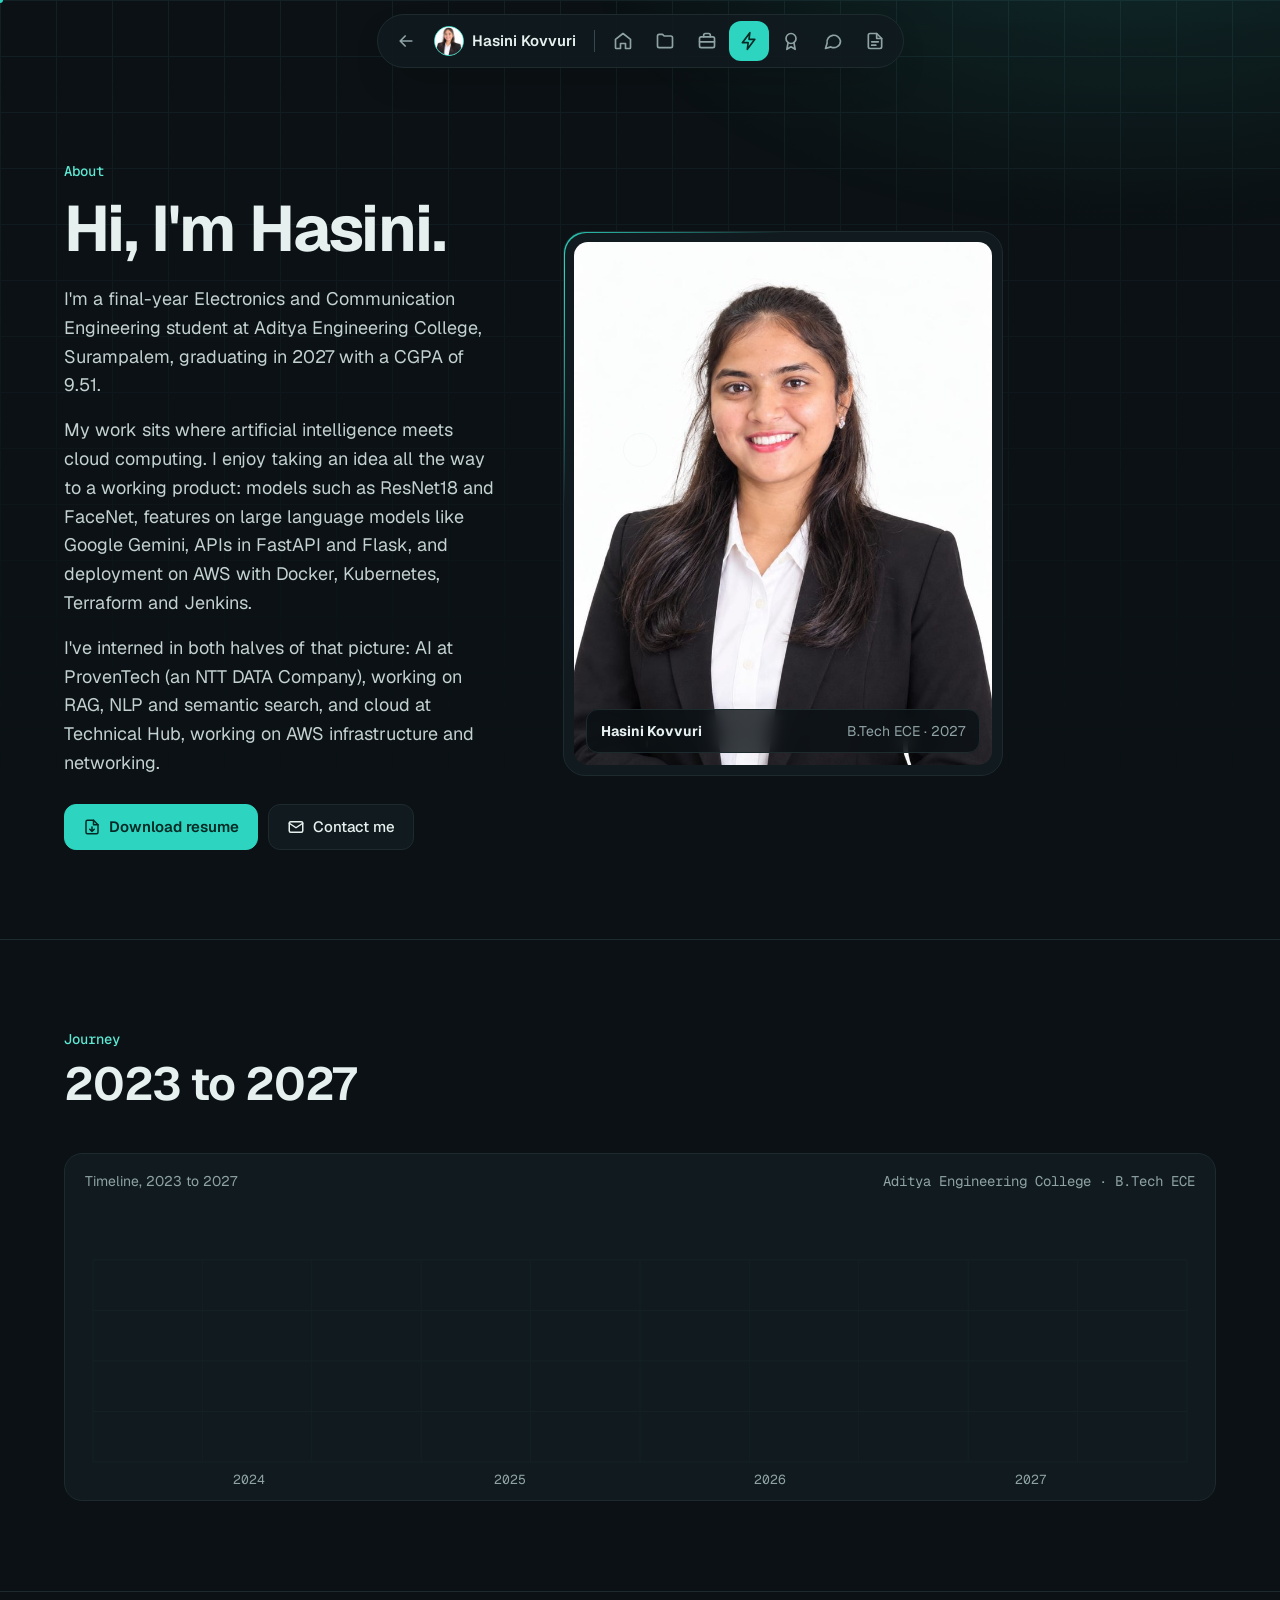
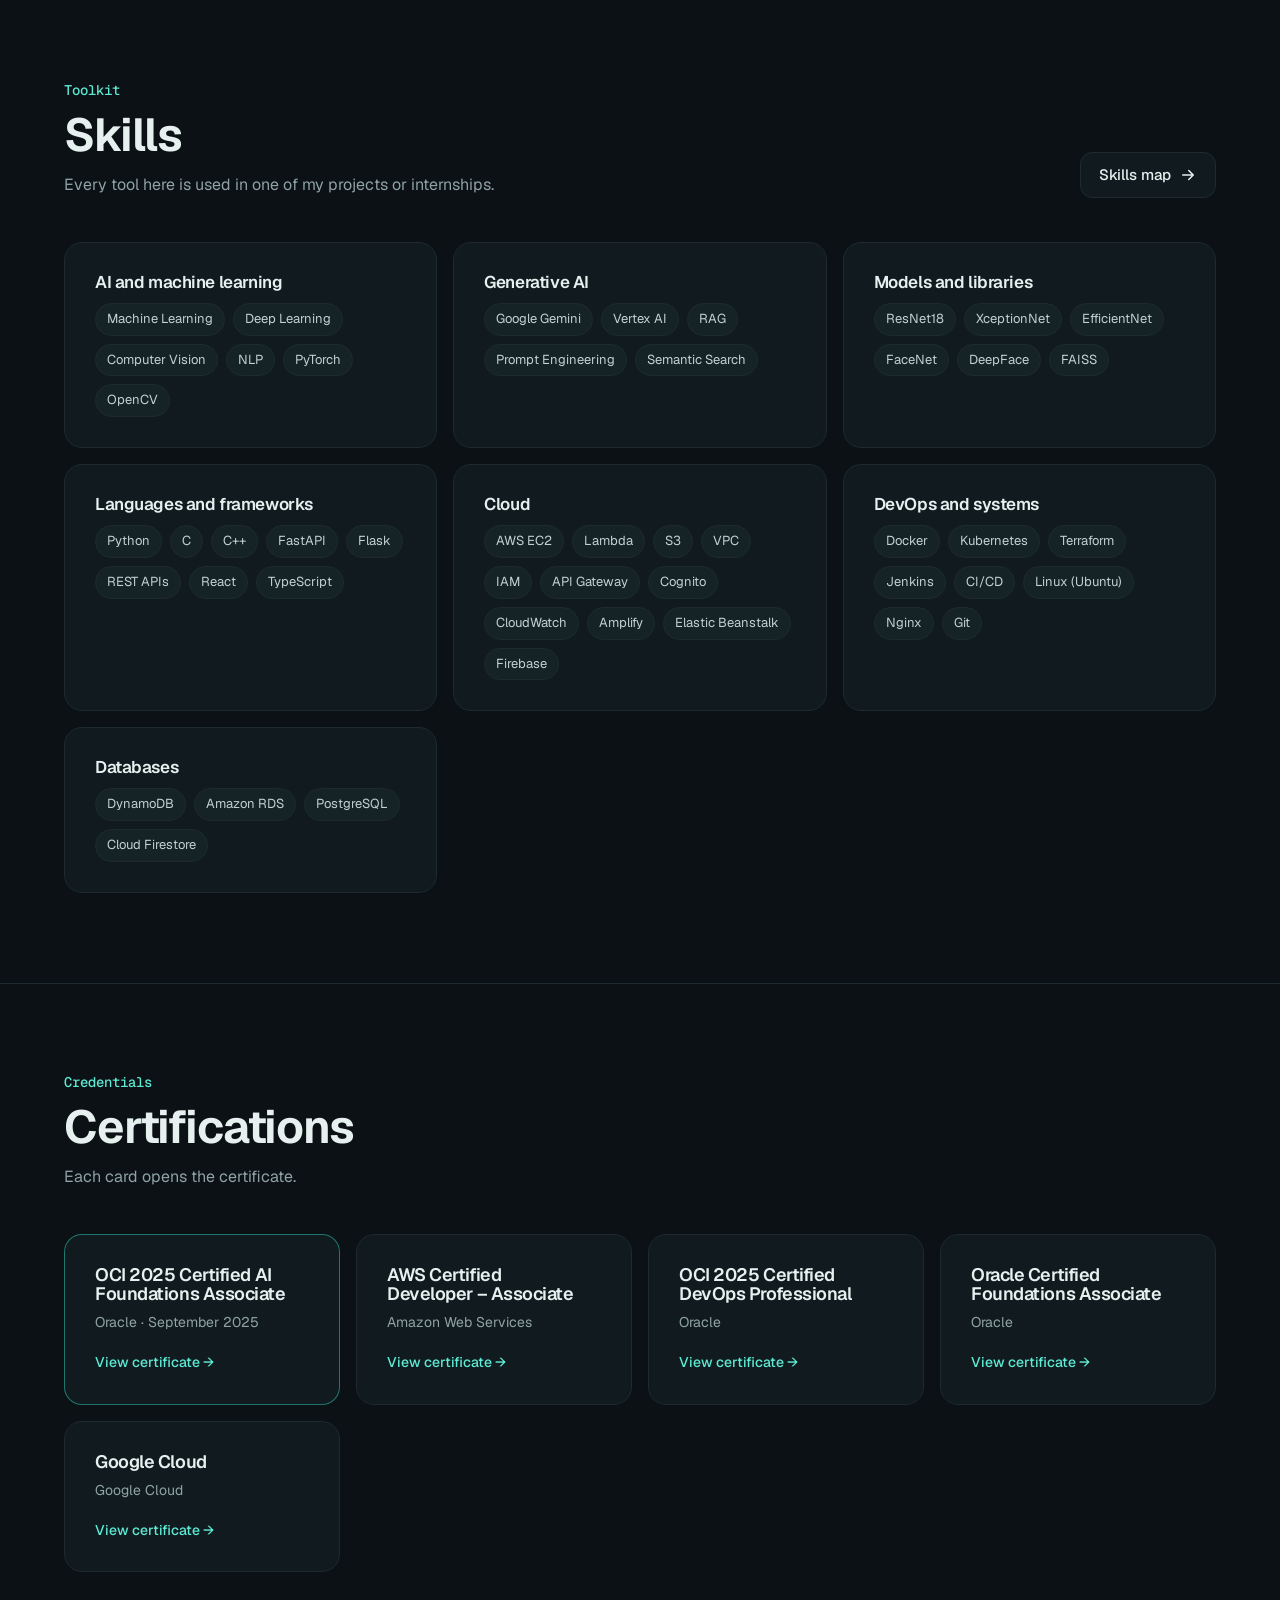
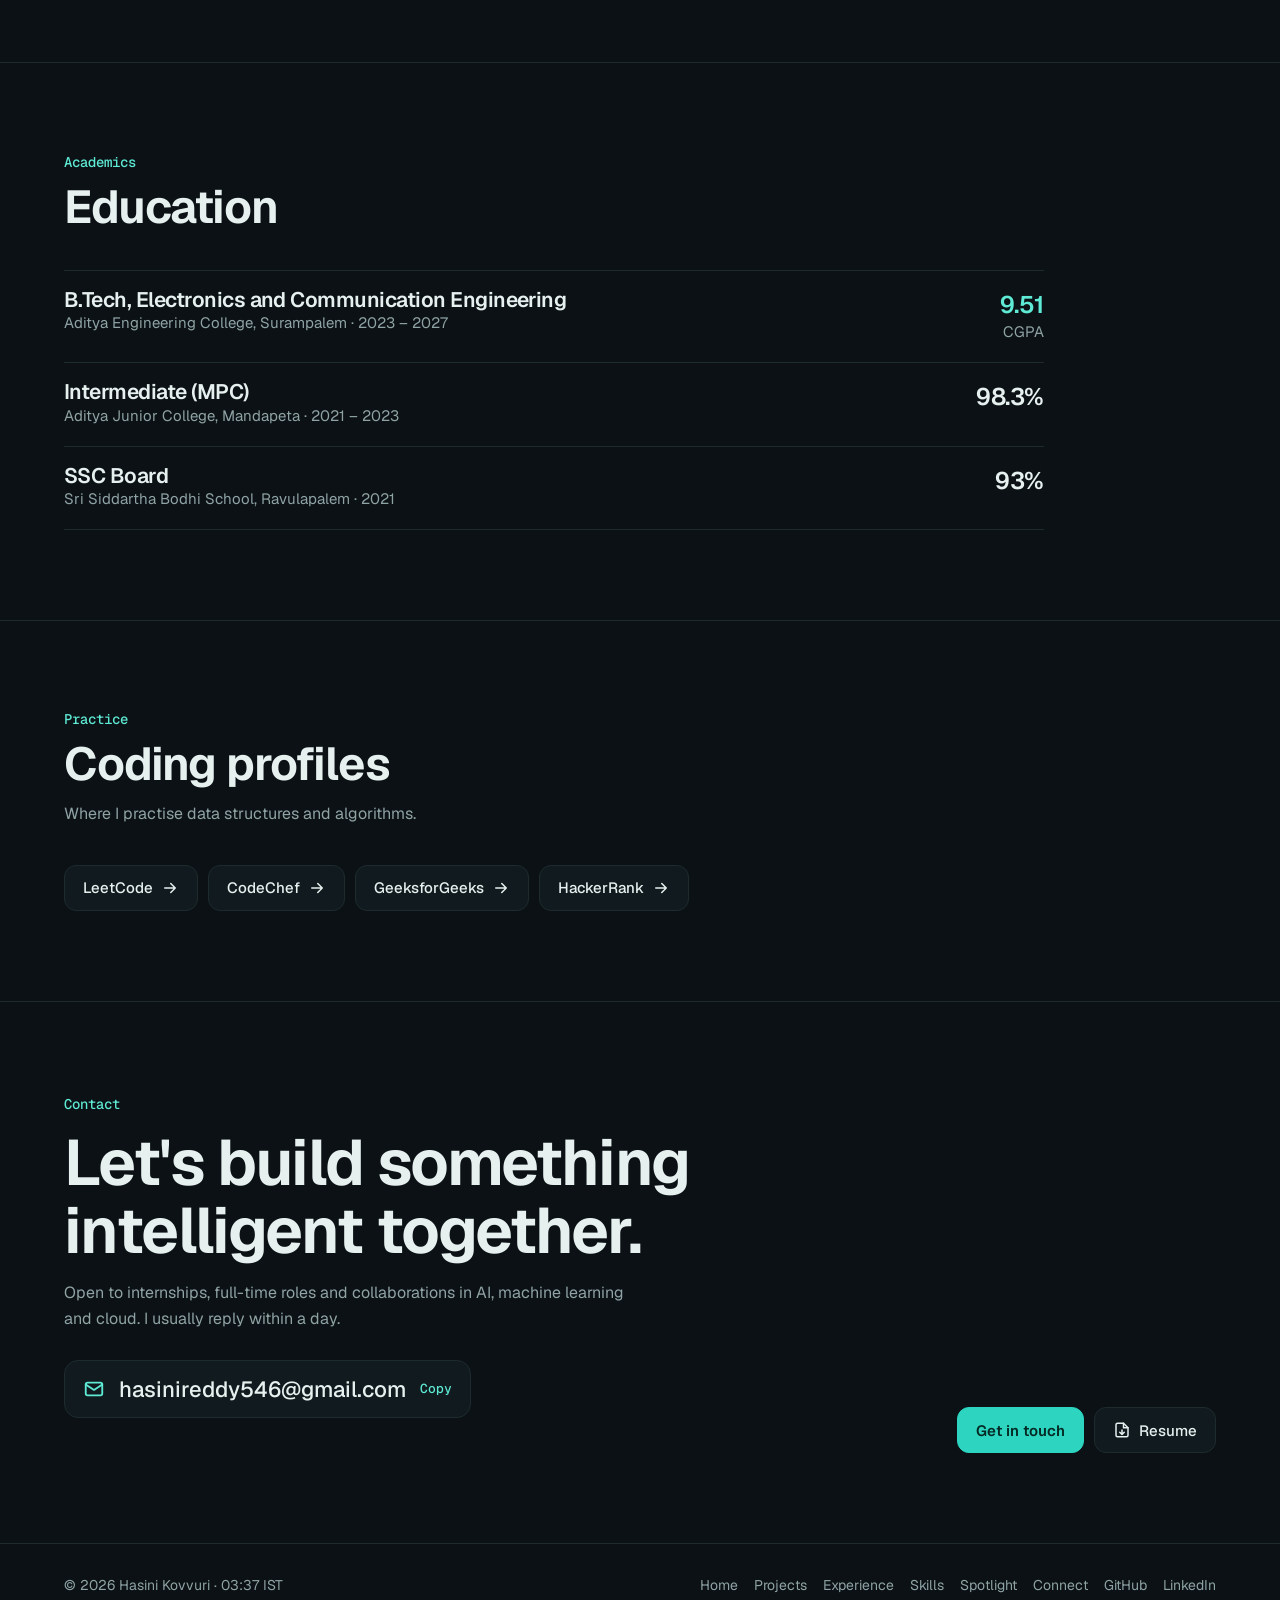
<file: about.html>
<!DOCTYPE html>
<html lang="en">
<head>
<meta charset="utf-8">
<meta name="viewport" content="width=device-width, initial-scale=1">
<title>About | Hasini Kovvuri</title>
<meta name="description" content="About Hasini Kovvuri: education, skills, certifications and coding profiles.">
<meta name="author" content="Hasini Kovvuri">
<meta name="theme-color" content="#0b1114">
<meta property="og:title" content="About | Hasini Kovvuri">
<meta property="og:description" content="About Hasini Kovvuri: education, skills, certifications and coding profiles.">
<meta property="og:type" content="website">
<meta property="og:url" content="https://hasini-kovvuri.github.io/about.html">
<meta property="og:image" content="https://hasini-kovvuri.github.io/assets/img/og-avatar.jpg">
<link rel="icon" href="assets/img/favicon.svg" type="image/svg+xml">
<link rel="preload" href="assets/fonts/Geist-Variable.woff2" as="font" type="font/woff2" crossorigin>
<link rel="stylesheet" href="assets/css/style.css">
<script>(function(d){d.classList.add("js");try{localStorage.removeItem("hk-theme")}catch(e){}try{if(sessionStorage.getItem("hk-trans"))d.classList.add("trans-in");if(sessionStorage.getItem("hk-seen")||matchMedia("(prefers-reduced-motion: reduce)").matches)d.classList.add("no-pre")}catch(e){}})(document.documentElement)</script>
</head>
<body>
<a class="skip" href="#main">Skip to content</a>
<div class="veil" aria-hidden="true"></div>
<div class="progress" aria-hidden="true"><i></i></div>
<button class="backfloat" type="button" hidden><svg viewBox="0 0 24 24" fill="none" stroke="currentColor" stroke-width="2" stroke-linecap="round" stroke-linejoin="round" aria-hidden="true"><path d="M12 19V5m-6 6 6-6 6 6"/></svg><span>Back to where you were</span></button>
<header class="nav">
  <div class="pill">
    <a class="backbtn" href="index.html" data-back hidden data-tip="Back"><svg viewBox="0 0 24 24" fill="none" stroke="currentColor" stroke-width="2" stroke-linecap="round" stroke-linejoin="round" aria-hidden="true"><path d="M19 12H5m6-6-6 6 6 6"/></svg><span>Back</span></a>
    <a class="brand" href="index.html#top" aria-label="Hasini Kovvuri, home"><img src="assets/img/og-avatar.jpg" alt="" width="30" height="30"><span class="bn">Hasini Kovvuri</span></a>
    <span class="sep" aria-hidden="true"></span>
    <nav class="icons" aria-label="Main"><a href="index.html#top" data-spy="top" data-tip="Home" aria-label="Home"><svg viewBox="0 0 24 24" fill="none" stroke="currentColor" stroke-width="2" stroke-linecap="round" stroke-linejoin="round" aria-hidden="true"><path d="m3 10 9-7 9 7v10a1 1 0 0 1-1 1h-5v-6h-6v6H4a1 1 0 0 1-1-1z"/></svg></a><a href="index.html#projects" data-spy="projects" data-tip="Projects" aria-label="Projects"><svg viewBox="0 0 24 24" fill="none" stroke="currentColor" stroke-width="2" stroke-linecap="round" stroke-linejoin="round" aria-hidden="true"><path d="M3 6a2 2 0 0 1 2-2h4l2 2h8a2 2 0 0 1 2 2v10a2 2 0 0 1-2 2H5a2 2 0 0 1-2-2z"/></svg></a><a href="index.html#experience" data-spy="experience" data-tip="Experience" aria-label="Experience"><svg viewBox="0 0 24 24" fill="none" stroke="currentColor" stroke-width="2" stroke-linecap="round" stroke-linejoin="round" aria-hidden="true"><rect x="3" y="7" width="18" height="13" rx="2"/><path d="M8 7V5a2 2 0 0 1 2-2h4a2 2 0 0 1 2 2v2M3 13h18"/></svg></a><a href="index.html#skills" data-spy="skills" data-tip="Skills" aria-label="Skills"><svg viewBox="0 0 24 24" fill="none" stroke="currentColor" stroke-width="2" stroke-linecap="round" stroke-linejoin="round" aria-hidden="true"><path d="M13 2 4 14h7l-1 8 9-12h-7z"/></svg></a><a href="index.html#spotlight" data-spy="spotlight" data-tip="Spotlight" aria-label="Spotlight"><svg viewBox="0 0 24 24" fill="none" stroke="currentColor" stroke-width="2" stroke-linecap="round" stroke-linejoin="round" aria-hidden="true"><circle cx="12" cy="9" r="6"/><path d="m8.5 14-1.5 8 5-3 5 3-1.5-8"/></svg></a><a href="index.html#connect" data-spy="connect" data-tip="Connect" aria-label="Connect"><svg viewBox="0 0 24 24" fill="none" stroke="currentColor" stroke-width="2" stroke-linecap="round" stroke-linejoin="round" aria-hidden="true"><path d="M21 12a8 8 0 0 1-11.6 7.1L3 21l1.9-6.4A8 8 0 1 1 21 12Z"/></svg></a><a href="assets/Hasini_Kovvuri_Resume.pdf" target="_blank" rel="noopener" data-tip="Resume" aria-label="Resume"><svg viewBox="0 0 24 24" fill="none" stroke="currentColor" stroke-width="2" stroke-linecap="round" stroke-linejoin="round" aria-hidden="true"><path d="M14 3H6a2 2 0 0 0-2 2v14a2 2 0 0 0 2 2h12a2 2 0 0 0 2-2V9z"/><path d="M14 3v6h6M8 13h8M8 17h5"/></svg></a></nav>
  </div>
</header>
<main id="main">
<section class="band flush">
  <div class="wrap meet">
    <div>
      <span class="label intro reveal">About</span>
      <h1 class="page intro" data-split style="margin-top:12px">Hi, I'm Hasini.</h1>
      <div class="bio intro reveal" style="margin-top:22px">
        <p>I'm a final-year Electronics and Communication Engineering student at Aditya Engineering College, Surampalem, graduating in 2027 with a CGPA of 9.51.</p>
        <p>My work sits where artificial intelligence meets cloud computing. I enjoy taking an idea all the way to a working product: models such as ResNet18 and FaceNet, features on large language models like Google Gemini, APIs in FastAPI and Flask, and deployment on AWS with Docker, Kubernetes, Terraform and Jenkins.</p>
        <p>I've interned in both halves of that picture: AI at ProvenTech (an NTT DATA Company), working on RAG, NLP and semantic search, and cloud at Technical Hub, working on AWS infrastructure and networking.</p>
      </div>
      <div class="row intro reveal" style="margin-top:26px"><a class="btn primary" href="assets/Hasini_Kovvuri_Resume.pdf" target="_blank" rel="noopener"><svg viewBox="0 0 24 24" fill="none" stroke="currentColor" stroke-width="2" stroke-linecap="round" stroke-linejoin="round" aria-hidden="true"><path d="M14 3H6a2 2 0 0 0-2 2v14a2 2 0 0 0 2 2h12a2 2 0 0 0 2-2V9z"/><path d="M14 3v6h6M12 12v6m-3-3 3 3 3-3"/></svg>Download resume</a><a class="btn" href="contact.html"><svg viewBox="0 0 24 24" fill="none" stroke="currentColor" stroke-width="2" stroke-linecap="round" stroke-linejoin="round" aria-hidden="true"><rect x="3" y="5" width="18" height="14" rx="2"/><path d="m3 7 9 6 9-6"/></svg>Contact me</a></div>
    </div>
    <figure class="photo intro reveal"><img src="assets/img/hasini-kovvuri.jpg" alt="Portrait of Hasini Kovvuri" width="720" height="900"><figcaption class="tagline"><b>Hasini Kovvuri</b><span class="mute">B.Tech ECE · 2027</span></figcaption></figure>
  </div>
</section>

<section class="band">
  <div class="wrap">
    <div class="head"><div><span class="label reveal">Journey</span><h2 data-split>2023 to 2027</h2></div></div>
    <div class="scope reveal" aria-label="Timeline from 2023 to 2027">
      <div class="cap"><span>Timeline, 2023 to 2027</span><span class="mono">Aditya Engineering College · B.Tech ECE</span></div>
      <div class="fig"><svg id="trace" role="img" aria-label="Timeline: started B.Tech in 2023, AWS cloud internship May 2025, OCI AI Foundations certification September 2025, AI internship May 2026, graduating 2027"></svg></div>
      <ul class="evlist" id="evlist"></ul>
    </div>
  </div>
</section>

<section class="band" id="skills">
  <div class="wrap">
    <div class="head"><div><span class="label reveal">Toolkit</span><h2 data-split>Skills</h2><p class="reveal">Every tool here is used in one of my projects or internships.</p></div><a class="btn reveal" href="index.html#map">Skills map <svg viewBox="0 0 24 24" fill="none" stroke="currentColor" stroke-width="2" stroke-linecap="round" stroke-linejoin="round" aria-hidden="true"><path d="M5 12h14m-6-6 6 6-6 6"/></svg></a></div>
    <div class="skills"><div class="card tilt reveal"><h3>AI and machine learning</h3><div class="chips"><span class=chip>Machine Learning</span><span class=chip>Deep Learning</span><span class=chip>Computer Vision</span><span class=chip>NLP</span><span class=chip>PyTorch</span><span class=chip>OpenCV</span></div></div><div class="card tilt reveal"><h3>Generative AI</h3><div class="chips"><span class=chip>Google Gemini</span><span class=chip>Vertex AI</span><span class=chip>RAG</span><span class=chip>Prompt Engineering</span><span class=chip>Semantic Search</span></div></div><div class="card tilt reveal"><h3>Models and libraries</h3><div class="chips"><span class=chip>ResNet18</span><span class=chip>XceptionNet</span><span class=chip>EfficientNet</span><span class=chip>FaceNet</span><span class=chip>DeepFace</span><span class=chip>FAISS</span></div></div><div class="card tilt reveal"><h3>Languages and frameworks</h3><div class="chips"><span class=chip>Python</span><span class=chip>C</span><span class=chip>C++</span><span class=chip>FastAPI</span><span class=chip>Flask</span><span class=chip>REST APIs</span><span class=chip>React</span><span class=chip>TypeScript</span></div></div><div class="card tilt reveal"><h3>Cloud</h3><div class="chips"><span class=chip>AWS EC2</span><span class=chip>Lambda</span><span class=chip>S3</span><span class=chip>VPC</span><span class=chip>IAM</span><span class=chip>API Gateway</span><span class=chip>Cognito</span><span class=chip>CloudWatch</span><span class=chip>Amplify</span><span class=chip>Elastic Beanstalk</span><span class=chip>Firebase</span></div></div><div class="card tilt reveal"><h3>DevOps and systems</h3><div class="chips"><span class=chip>Docker</span><span class=chip>Kubernetes</span><span class=chip>Terraform</span><span class=chip>Jenkins</span><span class=chip>CI/CD</span><span class=chip>Linux (Ubuntu)</span><span class=chip>Nginx</span><span class=chip>Git</span></div></div><div class="card tilt reveal"><h3>Databases</h3><div class="chips"><span class=chip>DynamoDB</span><span class=chip>Amazon RDS</span><span class=chip>PostgreSQL</span><span class=chip>Cloud Firestore</span></div></div></div>
  </div>
</section>

<section class="band" id="certifications">
  <div class="wrap">
    <div class="head"><div><span class="label reveal">Credentials</span><h2 data-split>Certifications</h2><p class="reveal">Each card opens the certificate.</p></div></div>
    <div class="certs"><a class="card cert tilt reveal star" href="https://drive.google.com/file/d/15wv0HvcfFb7IyVOqES--xBQfgDbhhiDG/view?usp=sharing"><h3>OCI 2025 Certified AI Foundations Associate</h3><span class="iss">Oracle · September 2025</span><span class="go">View certificate →</span></a><a class="card cert tilt reveal" href="https://drive.google.com/file/d/1xLs3tApwr3gK6DRnG_K59BTtKU0Ihn5i/view?usp=sharing"><h3>AWS Certified Developer – Associate</h3><span class="iss">Amazon Web Services</span><span class="go">View certificate →</span></a><a class="card cert tilt reveal" href="https://drive.google.com/file/d/1mVdOu7PBFnhw0oAlYyinq6-ZPxhqEZhA/view?usp=drive_link"><h3>OCI 2025 Certified DevOps Professional</h3><span class="iss">Oracle</span><span class="go">View certificate →</span></a><a class="card cert tilt reveal" href="https://drive.google.com/file/d/1p09J110GPCpsRKxogLGUa3FLiZ6LztuD/view?usp=drive_link"><h3>Oracle Certified Foundations Associate</h3><span class="iss">Oracle</span><span class="go">View certificate →</span></a><a class="card cert tilt reveal" href="https://drive.google.com/file/d/1Je52nHqg_DG0nbUGFwd_4Sukhsnd6X5M/view?usp=drive_link"><h3>Google Cloud</h3><span class="iss">Google Cloud</span><span class="go">View certificate →</span></a></div>
  </div>
</section>

<section class="band" id="education">
  <div class="wrap sec">
    <header><span class="label reveal">Academics</span><h2 data-split>Education</h2></header>
    <table class="edu reveal">
      <tr><td><h3>B.Tech, Electronics and Communication Engineering</h3><p class="sub">Aditya Engineering College, Surampalem · 2023 – 2027</p></td><td class="r"><span class="score">9.51</span><p class="sub">CGPA</p></td></tr>
      <tr><td><h3>Intermediate (MPC)</h3><p class="sub">Aditya Junior College, Mandapeta · 2021 – 2023</p></td><td class="r"><span class="score">98.3%</span></td></tr>
      <tr><td><h3>SSC Board</h3><p class="sub">Sri Siddartha Bodhi School, Ravulapalem · 2021</p></td><td class="r"><span class="score">93%</span></td></tr>
    </table>
  </div>
</section>

<section class="band" id="profiles">
  <div class="wrap sec">
    <header><span class="label reveal">Practice</span><h2 data-split>Coding profiles</h2><p class="reveal">Where I practise data structures and algorithms.</p></header>
    <div class="row reveal"><a class="btn" href="https://leetcode.com/u/hasinikovvuri/">LeetCode <svg viewBox="0 0 24 24" fill="none" stroke="currentColor" stroke-width="2" stroke-linecap="round" stroke-linejoin="round" aria-hidden="true"><path d="M5 12h14m-6-6 6 6-6 6"/></svg></a><a class="btn" href="https://www.codechef.com/users/hasinikovvuri">CodeChef <svg viewBox="0 0 24 24" fill="none" stroke="currentColor" stroke-width="2" stroke-linecap="round" stroke-linejoin="round" aria-hidden="true"><path d="M5 12h14m-6-6 6 6-6 6"/></svg></a><a class="btn" href="https://www.geeksforgeeks.org/profile/hasinireyt39">GeeksforGeeks <svg viewBox="0 0 24 24" fill="none" stroke="currentColor" stroke-width="2" stroke-linecap="round" stroke-linejoin="round" aria-hidden="true"><path d="M5 12h14m-6-6 6 6-6 6"/></svg></a><a class="btn" href="https://www.hackerrank.com/profile/hasinireddy546">HackerRank <svg viewBox="0 0 24 24" fill="none" stroke="currentColor" stroke-width="2" stroke-linecap="round" stroke-linejoin="round" aria-hidden="true"><path d="M5 12h14m-6-6 6 6-6 6"/></svg></a></div>
  </div>
</section>
<section class="band close" id="contact-cta">
  <div class="wrap">
    <div>
      <span class="label reveal">Contact</span>
      <h2 data-split style="margin-top:12px">Let's build something intelligent together.</h2>
      <p class="reveal">Open to internships, full-time roles and collaborations in AI, machine learning and cloud. I usually reply within a day.</p>
      <button class="mailcopy reveal" type="button" data-copy="hasinireddy546@gmail.com" data-out="ok-cta" data-cursor="Copy"><svg viewBox="0 0 24 24" fill="none" stroke="currentColor" stroke-width="2" stroke-linecap="round" stroke-linejoin="round" aria-hidden="true"><rect x="3" y="5" width="18" height="14" rx="2"/><path d="m3 7 9 6 9-6"/></svg><span>hasinireddy546@gmail.com</span><em>Copy</em></button>
      <p class="ok" id="ok-cta" aria-live="polite"></p>
    </div>
    <div class="row reveal">
      <a class="btn primary" href="contact.html">Get in touch</a>
      <a class="btn" href="assets/Hasini_Kovvuri_Resume.pdf" target="_blank" rel="noopener"><svg viewBox="0 0 24 24" fill="none" stroke="currentColor" stroke-width="2" stroke-linecap="round" stroke-linejoin="round" aria-hidden="true"><path d="M14 3H6a2 2 0 0 0-2 2v14a2 2 0 0 0 2 2h12a2 2 0 0 0 2-2V9z"/><path d="M14 3v6h6M12 12v6m-3-3 3 3 3-3"/></svg>Resume</a>
    </div>
  </div>
</section>
</main>
<footer class="foot">
  <div class="wrap">
    <span>© <span data-year>2026</span> Hasini Kovvuri · <span data-clock></span></span>
    <nav aria-label="Footer"><a href="index.html#top">Home</a><a href="index.html#projects">Projects</a><a href="index.html#experience">Experience</a><a href="index.html#skills">Skills</a><a href="index.html#spotlight">Spotlight</a><a href="index.html#connect">Connect</a><a href="https://github.com/Hasini-kovvuri">GitHub</a><a href="https://www.linkedin.com/in/hasini-kovvuri-9ab071291/">LinkedIn</a></nav>
  </div>
</footer>

<script src="assets/js/main.js"></script>
</body>
</html>
</file>
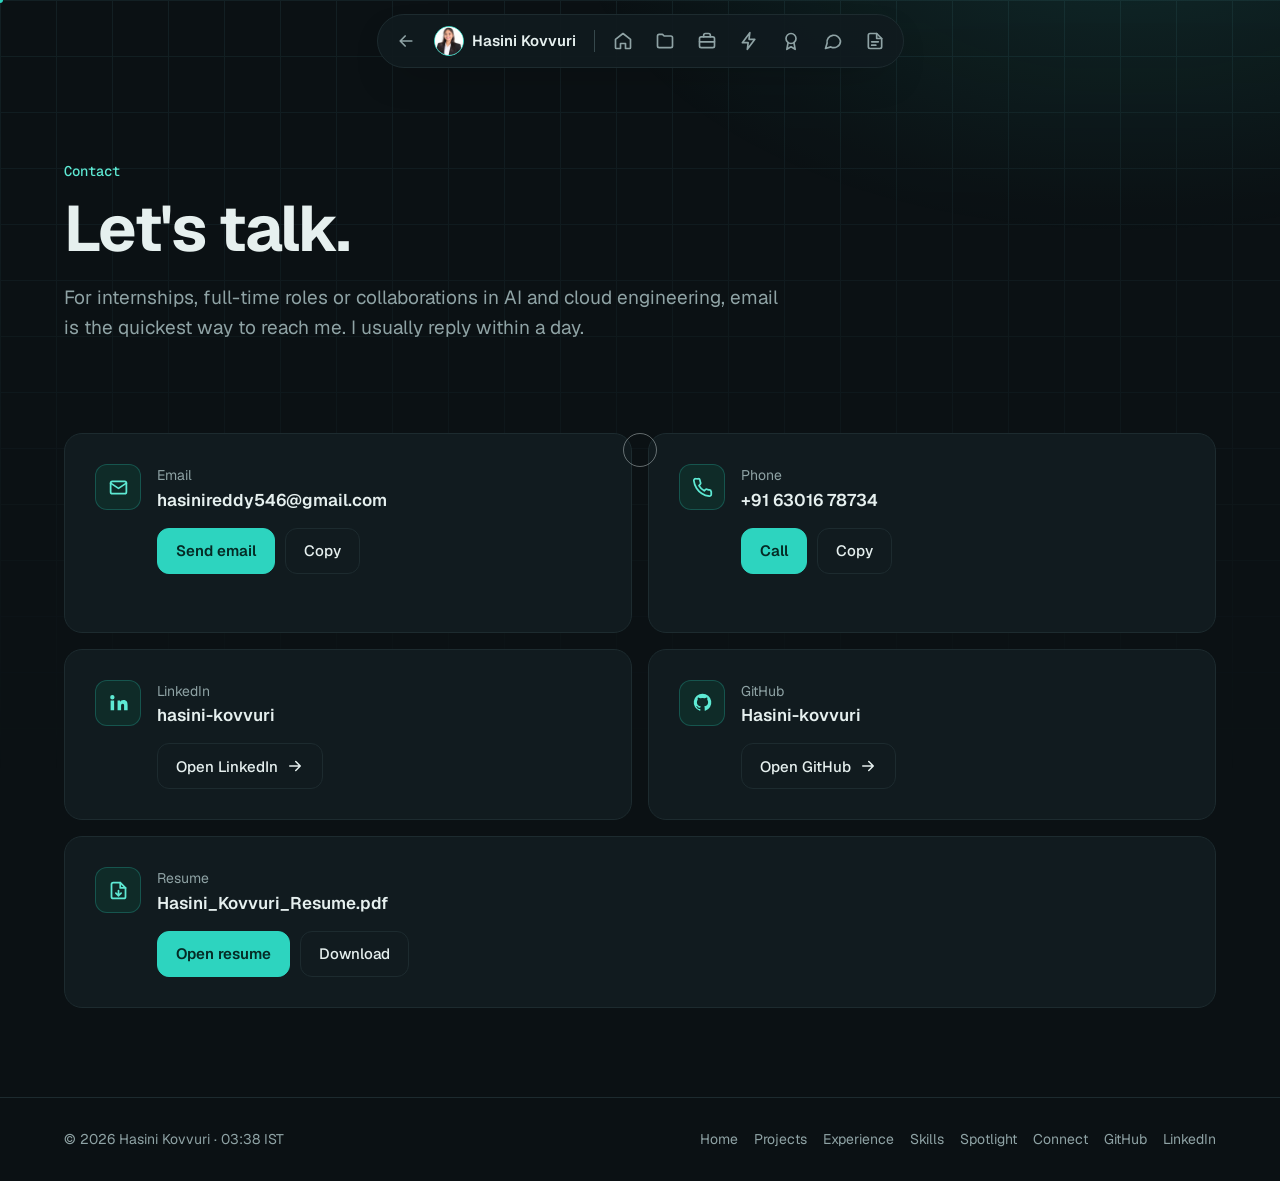
<file: contact.html>
<!DOCTYPE html>
<html lang="en">
<head>
<meta charset="utf-8">
<meta name="viewport" content="width=device-width, initial-scale=1">
<title>Contact | Hasini Kovvuri</title>
<meta name="description" content="Contact Hasini Kovvuri by email, phone, LinkedIn or GitHub.">
<meta name="author" content="Hasini Kovvuri">
<meta name="theme-color" content="#0b1114">
<meta property="og:title" content="Contact | Hasini Kovvuri">
<meta property="og:description" content="Contact Hasini Kovvuri by email, phone, LinkedIn or GitHub.">
<meta property="og:type" content="website">
<meta property="og:url" content="https://hasini-kovvuri.github.io/contact.html">
<meta property="og:image" content="https://hasini-kovvuri.github.io/assets/img/og-avatar.jpg">
<link rel="icon" href="assets/img/favicon.svg" type="image/svg+xml">
<link rel="preload" href="assets/fonts/Geist-Variable.woff2" as="font" type="font/woff2" crossorigin>
<link rel="stylesheet" href="assets/css/style.css">
<script>(function(d){d.classList.add("js");try{localStorage.removeItem("hk-theme")}catch(e){}try{if(sessionStorage.getItem("hk-trans"))d.classList.add("trans-in");if(sessionStorage.getItem("hk-seen")||matchMedia("(prefers-reduced-motion: reduce)").matches)d.classList.add("no-pre")}catch(e){}})(document.documentElement)</script>
</head>
<body>
<a class="skip" href="#main">Skip to content</a>
<div class="veil" aria-hidden="true"></div>
<div class="progress" aria-hidden="true"><i></i></div>
<button class="backfloat" type="button" hidden><svg viewBox="0 0 24 24" fill="none" stroke="currentColor" stroke-width="2" stroke-linecap="round" stroke-linejoin="round" aria-hidden="true"><path d="M12 19V5m-6 6 6-6 6 6"/></svg><span>Back to where you were</span></button>
<header class="nav">
  <div class="pill">
    <a class="backbtn" href="index.html" data-back hidden data-tip="Back"><svg viewBox="0 0 24 24" fill="none" stroke="currentColor" stroke-width="2" stroke-linecap="round" stroke-linejoin="round" aria-hidden="true"><path d="M19 12H5m6-6-6 6 6 6"/></svg><span>Back</span></a>
    <a class="brand" href="index.html#top" aria-label="Hasini Kovvuri, home"><img src="assets/img/og-avatar.jpg" alt="" width="30" height="30"><span class="bn">Hasini Kovvuri</span></a>
    <span class="sep" aria-hidden="true"></span>
    <nav class="icons" aria-label="Main"><a href="index.html#top" data-spy="top" data-tip="Home" aria-label="Home"><svg viewBox="0 0 24 24" fill="none" stroke="currentColor" stroke-width="2" stroke-linecap="round" stroke-linejoin="round" aria-hidden="true"><path d="m3 10 9-7 9 7v10a1 1 0 0 1-1 1h-5v-6h-6v6H4a1 1 0 0 1-1-1z"/></svg></a><a href="index.html#projects" data-spy="projects" data-tip="Projects" aria-label="Projects"><svg viewBox="0 0 24 24" fill="none" stroke="currentColor" stroke-width="2" stroke-linecap="round" stroke-linejoin="round" aria-hidden="true"><path d="M3 6a2 2 0 0 1 2-2h4l2 2h8a2 2 0 0 1 2 2v10a2 2 0 0 1-2 2H5a2 2 0 0 1-2-2z"/></svg></a><a href="index.html#experience" data-spy="experience" data-tip="Experience" aria-label="Experience"><svg viewBox="0 0 24 24" fill="none" stroke="currentColor" stroke-width="2" stroke-linecap="round" stroke-linejoin="round" aria-hidden="true"><rect x="3" y="7" width="18" height="13" rx="2"/><path d="M8 7V5a2 2 0 0 1 2-2h4a2 2 0 0 1 2 2v2M3 13h18"/></svg></a><a href="index.html#skills" data-spy="skills" data-tip="Skills" aria-label="Skills"><svg viewBox="0 0 24 24" fill="none" stroke="currentColor" stroke-width="2" stroke-linecap="round" stroke-linejoin="round" aria-hidden="true"><path d="M13 2 4 14h7l-1 8 9-12h-7z"/></svg></a><a href="index.html#spotlight" data-spy="spotlight" data-tip="Spotlight" aria-label="Spotlight"><svg viewBox="0 0 24 24" fill="none" stroke="currentColor" stroke-width="2" stroke-linecap="round" stroke-linejoin="round" aria-hidden="true"><circle cx="12" cy="9" r="6"/><path d="m8.5 14-1.5 8 5-3 5 3-1.5-8"/></svg></a><a href="index.html#connect" data-spy="connect" data-tip="Connect" aria-label="Connect"><svg viewBox="0 0 24 24" fill="none" stroke="currentColor" stroke-width="2" stroke-linecap="round" stroke-linejoin="round" aria-hidden="true"><path d="M21 12a8 8 0 0 1-11.6 7.1L3 21l1.9-6.4A8 8 0 1 1 21 12Z"/></svg></a><a href="assets/Hasini_Kovvuri_Resume.pdf" target="_blank" rel="noopener" data-tip="Resume" aria-label="Resume"><svg viewBox="0 0 24 24" fill="none" stroke="currentColor" stroke-width="2" stroke-linecap="round" stroke-linejoin="round" aria-hidden="true"><path d="M14 3H6a2 2 0 0 0-2 2v14a2 2 0 0 0 2 2h12a2 2 0 0 0 2-2V9z"/><path d="M14 3v6h6M8 13h8M8 17h5"/></svg></a></nav>
  </div>
</header>
<main id="main">
<section class="band flush">
  <div class="wrap">
    <span class="label intro reveal">Contact</span>
    <h1 class="page intro" data-split style="margin-top:12px">Let's talk.</h1>
    <p class="lede intro reveal">For internships, full-time roles or collaborations in AI and cloud engineering, email is the quickest way to reach me. I usually reply within a day.</p>
  </div>
</section>
<section class="band" style="border-top:0;padding-top:0">
  <div class="wrap cgrid">
    <div class="card ccard tilt reveal"><div class="ic"><svg viewBox="0 0 24 24" fill="none" stroke="currentColor" stroke-width="2" stroke-linecap="round" stroke-linejoin="round" aria-hidden="true"><rect x="3" y="5" width="18" height="14" rx="2"/><path d="m3 7 9 6 9-6"/></svg></div><div><small>Email</small><span class="val">hasinireddy546@gmail.com</span>
      <div class="row"><a class="btn primary" href="mailto:hasinireddy546@gmail.com">Send email</a><button class="btn" type="button" data-copy="hasinireddy546@gmail.com" data-out="ok-mail">Copy</button></div><p class="ok" id="ok-mail" aria-live="polite"></p></div></div>
    <div class="card ccard tilt reveal d1"><div class="ic"><svg viewBox="0 0 24 24" fill="none" stroke="currentColor" stroke-width="2" stroke-linecap="round" stroke-linejoin="round" aria-hidden="true"><path d="M22 16.9v3a2 2 0 0 1-2.2 2 19.8 19.8 0 0 1-8.6-3.1 19.5 19.5 0 0 1-6-6A19.8 19.8 0 0 1 2.1 4.2 2 2 0 0 1 4.1 2h3a2 2 0 0 1 2 1.7c.1.9.4 1.8.7 2.7a2 2 0 0 1-.5 2.1L8 9.8a16 16 0 0 0 6 6l1.3-1.3a2 2 0 0 1 2.1-.4c.9.3 1.8.6 2.7.7a2 2 0 0 1 1.7 2Z"/></svg></div><div><small>Phone</small><span class="val">+91 63016 78734</span>
      <div class="row"><a class="btn primary" href="tel:+916301678734">Call</a><button class="btn" type="button" data-copy="+916301678734" data-out="ok-phone">Copy</button></div><p class="ok" id="ok-phone" aria-live="polite"></p></div></div>
    <div class="card ccard tilt reveal"><div class="ic"><svg viewBox="0 0 24 24" fill="currentColor" aria-hidden="true"><path d="M4.98 3.5a2.5 2.5 0 1 1 0 5 2.5 2.5 0 0 1 0-5ZM3 9.75h4v11H3v-11Zm7 0h3.8v1.5h.06c.53-1 1.83-2.05 3.77-2.05 4.03 0 4.77 2.65 4.77 6.1v5.45h-4v-4.83c0-1.15-.02-2.63-1.6-2.63-1.6 0-1.85 1.25-1.85 2.55v4.91h-4v-11Z"/></svg></div><div><small>LinkedIn</small><span class="val">hasini-kovvuri</span><div class="row"><a class="btn" href="https://www.linkedin.com/in/hasini-kovvuri-9ab071291/">Open LinkedIn <svg viewBox="0 0 24 24" fill="none" stroke="currentColor" stroke-width="2" stroke-linecap="round" stroke-linejoin="round" aria-hidden="true"><path d="M5 12h14m-6-6 6 6-6 6"/></svg></a></div></div></div>
    <div class="card ccard tilt reveal d1"><div class="ic"><svg viewBox="0 0 24 24" fill="currentColor" aria-hidden="true"><path d="M12 2a10 10 0 0 0-3.16 19.49c.5.09.68-.22.68-.48v-1.7c-2.78.6-3.37-1.34-3.37-1.34-.45-1.16-1.11-1.47-1.11-1.47-.91-.62.07-.6.07-.6 1 .07 1.53 1.03 1.53 1.03.9 1.52 2.34 1.08 2.91.83.09-.65.35-1.08.63-1.33-2.22-.25-4.55-1.11-4.55-4.94 0-1.09.39-1.98 1.03-2.68-.1-.25-.45-1.27.1-2.64 0 0 .84-.27 2.75 1.02a9.6 9.6 0 0 1 5 0c1.91-1.29 2.75-1.02 2.75-1.02.55 1.37.2 2.39.1 2.64.64.7 1.03 1.59 1.03 2.68 0 3.84-2.34 4.69-4.57 4.93.36.31.68.92.68 1.85v2.75c0 .27.18.58.69.48A10 10 0 0 0 12 2Z"/></svg></div><div><small>GitHub</small><span class="val">Hasini-kovvuri</span><div class="row"><a class="btn" href="https://github.com/Hasini-kovvuri">Open GitHub <svg viewBox="0 0 24 24" fill="none" stroke="currentColor" stroke-width="2" stroke-linecap="round" stroke-linejoin="round" aria-hidden="true"><path d="M5 12h14m-6-6 6 6-6 6"/></svg></a></div></div></div>
    <div class="card ccard tilt reveal" style="grid-column:1/-1"><div class="ic"><svg viewBox="0 0 24 24" fill="none" stroke="currentColor" stroke-width="2" stroke-linecap="round" stroke-linejoin="round" aria-hidden="true"><path d="M14 3H6a2 2 0 0 0-2 2v14a2 2 0 0 0 2 2h12a2 2 0 0 0 2-2V9z"/><path d="M14 3v6h6M12 12v6m-3-3 3 3 3-3"/></svg></div><div><small>Resume</small><span class="val">Hasini_Kovvuri_Resume.pdf</span><div class="row"><a class="btn primary" href="assets/Hasini_Kovvuri_Resume.pdf" target="_blank" rel="noopener">Open resume</a><a class="btn" href="assets/Hasini_Kovvuri_Resume.pdf" download>Download</a></div></div></div>
  </div>
</section>
</main>
<footer class="foot">
  <div class="wrap">
    <span>© <span data-year>2026</span> Hasini Kovvuri · <span data-clock></span></span>
    <nav aria-label="Footer"><a href="index.html#top">Home</a><a href="index.html#projects">Projects</a><a href="index.html#experience">Experience</a><a href="index.html#skills">Skills</a><a href="index.html#spotlight">Spotlight</a><a href="index.html#connect">Connect</a><a href="https://github.com/Hasini-kovvuri">GitHub</a><a href="https://www.linkedin.com/in/hasini-kovvuri-9ab071291/">LinkedIn</a></nav>
  </div>
</footer>

<script src="assets/js/main.js"></script>
</body>
</html>
</file>
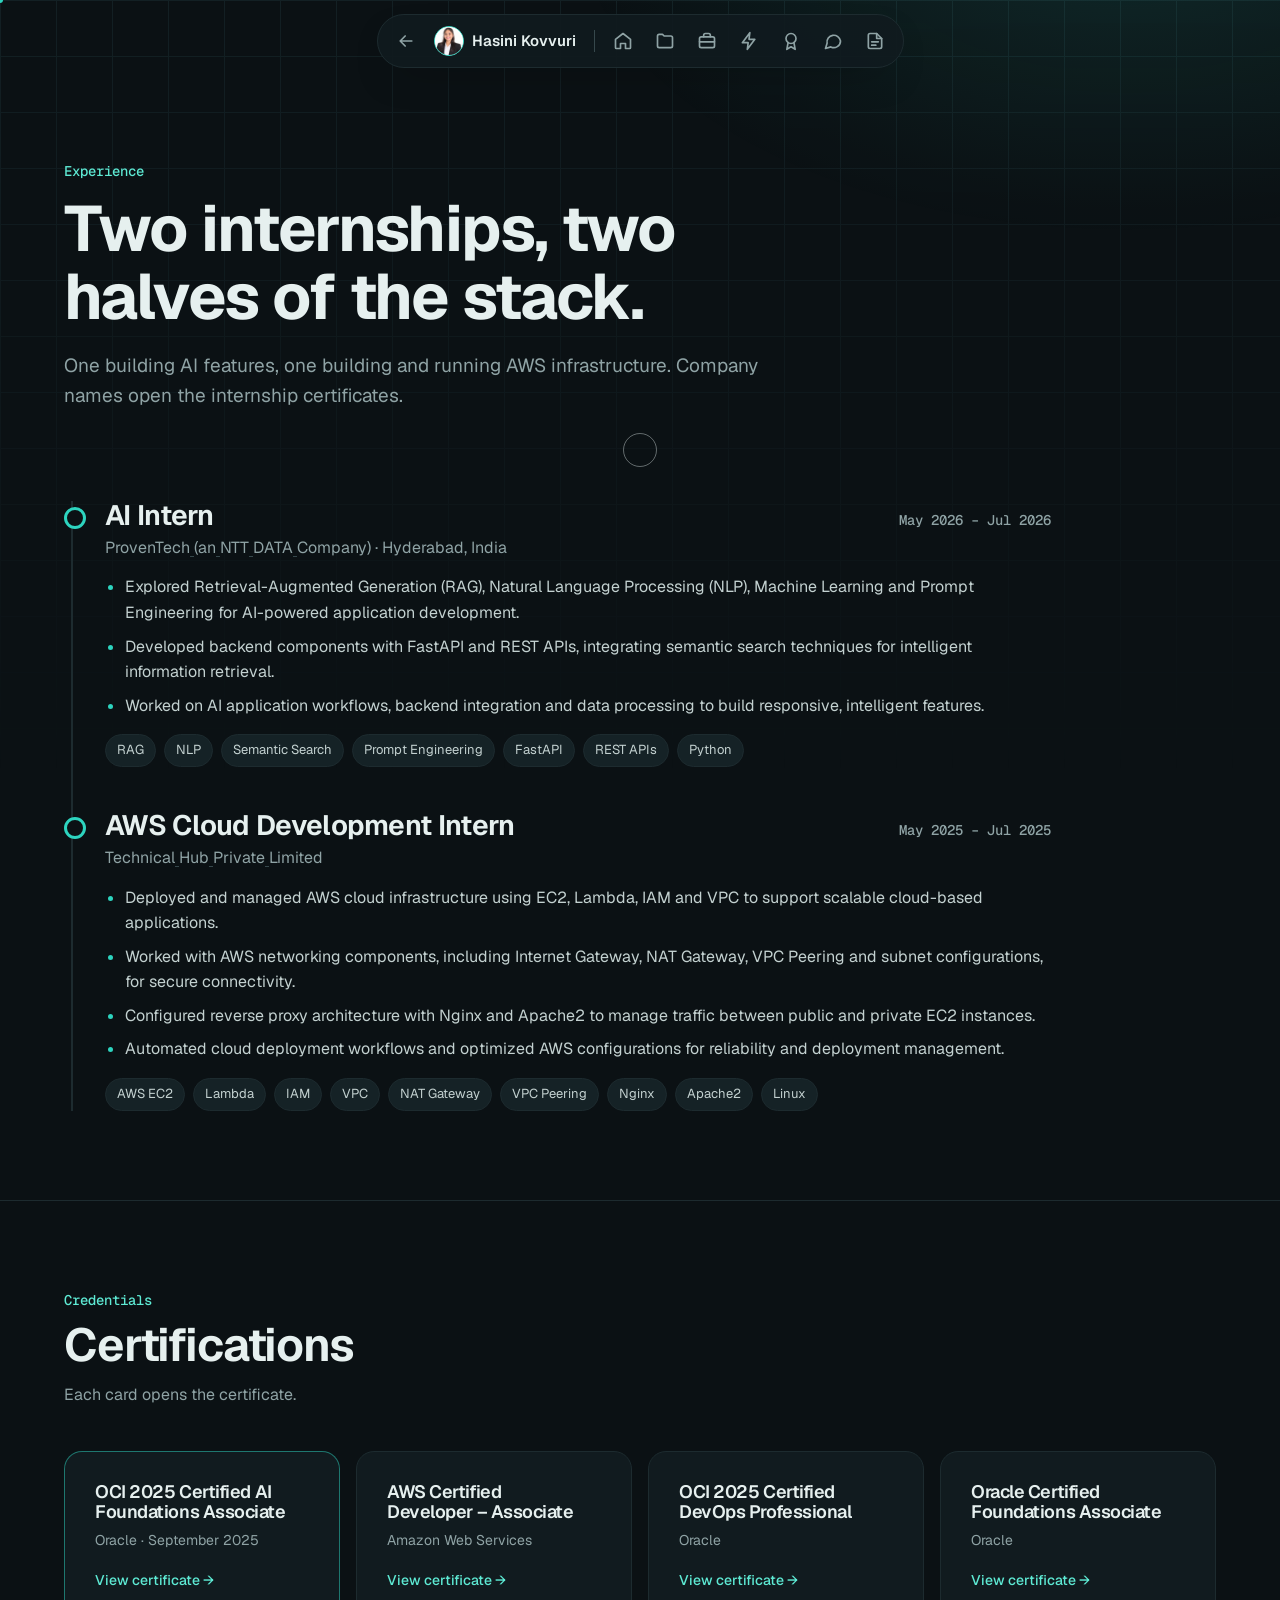
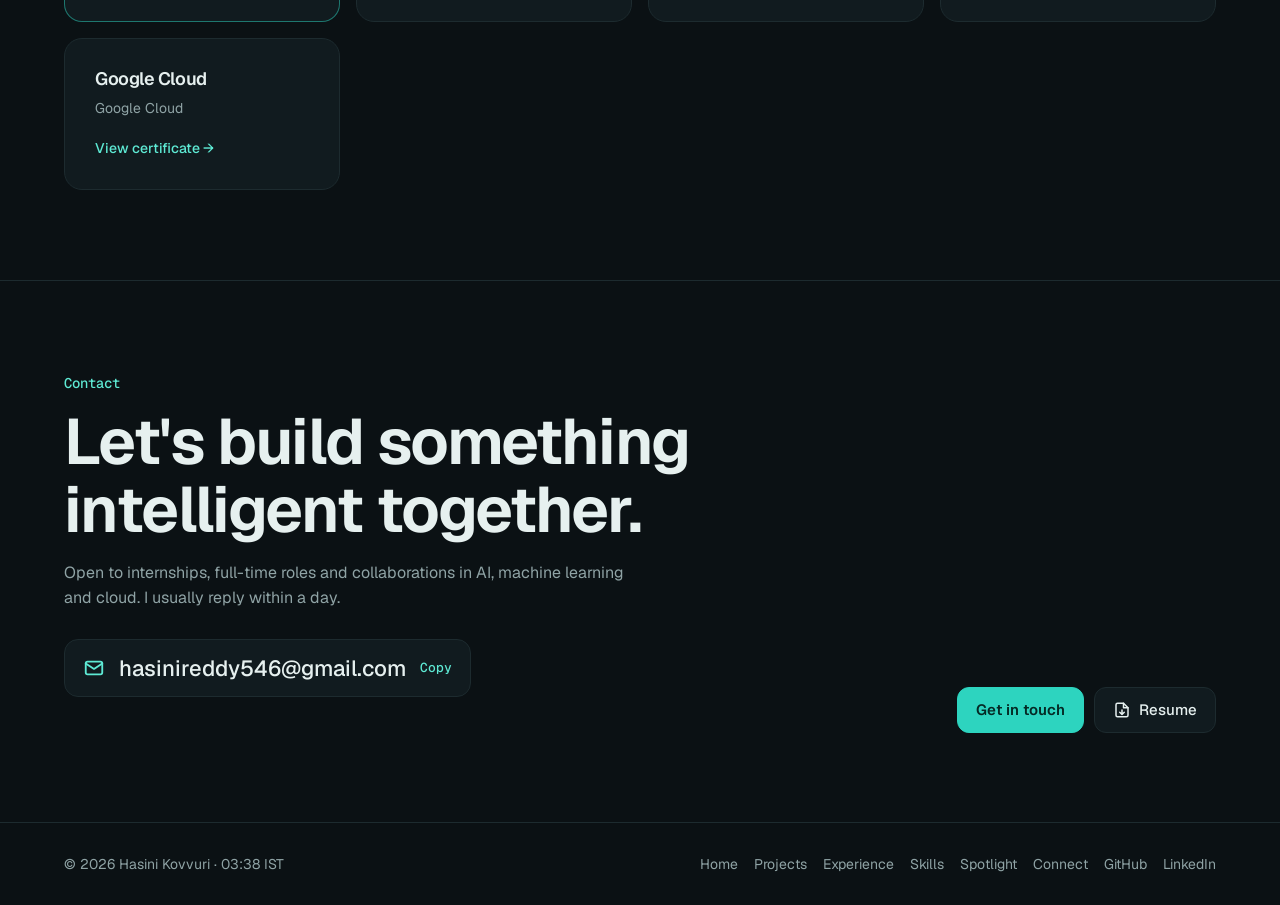
<file: experience.html>
<!DOCTYPE html>
<html lang="en">
<head>
<meta charset="utf-8">
<meta name="viewport" content="width=device-width, initial-scale=1">
<title>Experience | Hasini Kovvuri</title>
<meta name="description" content="Hasini Kovvuri's internships in AI (ProvenTech, an NTT DATA Company) and AWS cloud (Technical Hub).">
<meta name="author" content="Hasini Kovvuri">
<meta name="theme-color" content="#0b1114">
<meta property="og:title" content="Experience | Hasini Kovvuri">
<meta property="og:description" content="Hasini Kovvuri's internships in AI (ProvenTech, an NTT DATA Company) and AWS cloud (Technical Hub).">
<meta property="og:type" content="website">
<meta property="og:url" content="https://hasini-kovvuri.github.io/experience.html">
<meta property="og:image" content="https://hasini-kovvuri.github.io/assets/img/og-avatar.jpg">
<link rel="icon" href="assets/img/favicon.svg" type="image/svg+xml">
<link rel="preload" href="assets/fonts/Geist-Variable.woff2" as="font" type="font/woff2" crossorigin>
<link rel="stylesheet" href="assets/css/style.css">
<script>(function(d){d.classList.add("js");try{localStorage.removeItem("hk-theme")}catch(e){}try{if(sessionStorage.getItem("hk-trans"))d.classList.add("trans-in");if(sessionStorage.getItem("hk-seen")||matchMedia("(prefers-reduced-motion: reduce)").matches)d.classList.add("no-pre")}catch(e){}})(document.documentElement)</script>
</head>
<body>
<a class="skip" href="#main">Skip to content</a>
<div class="veil" aria-hidden="true"></div>
<div class="progress" aria-hidden="true"><i></i></div>
<button class="backfloat" type="button" hidden><svg viewBox="0 0 24 24" fill="none" stroke="currentColor" stroke-width="2" stroke-linecap="round" stroke-linejoin="round" aria-hidden="true"><path d="M12 19V5m-6 6 6-6 6 6"/></svg><span>Back to where you were</span></button>
<header class="nav">
  <div class="pill">
    <a class="backbtn" href="index.html" data-back hidden data-tip="Back"><svg viewBox="0 0 24 24" fill="none" stroke="currentColor" stroke-width="2" stroke-linecap="round" stroke-linejoin="round" aria-hidden="true"><path d="M19 12H5m6-6-6 6 6 6"/></svg><span>Back</span></a>
    <a class="brand" href="index.html#top" aria-label="Hasini Kovvuri, home"><img src="assets/img/og-avatar.jpg" alt="" width="30" height="30"><span class="bn">Hasini Kovvuri</span></a>
    <span class="sep" aria-hidden="true"></span>
    <nav class="icons" aria-label="Main"><a href="index.html#top" data-spy="top" data-tip="Home" aria-label="Home"><svg viewBox="0 0 24 24" fill="none" stroke="currentColor" stroke-width="2" stroke-linecap="round" stroke-linejoin="round" aria-hidden="true"><path d="m3 10 9-7 9 7v10a1 1 0 0 1-1 1h-5v-6h-6v6H4a1 1 0 0 1-1-1z"/></svg></a><a href="index.html#projects" data-spy="projects" data-tip="Projects" aria-label="Projects"><svg viewBox="0 0 24 24" fill="none" stroke="currentColor" stroke-width="2" stroke-linecap="round" stroke-linejoin="round" aria-hidden="true"><path d="M3 6a2 2 0 0 1 2-2h4l2 2h8a2 2 0 0 1 2 2v10a2 2 0 0 1-2 2H5a2 2 0 0 1-2-2z"/></svg></a><a href="index.html#experience" data-spy="experience" data-tip="Experience" aria-label="Experience"><svg viewBox="0 0 24 24" fill="none" stroke="currentColor" stroke-width="2" stroke-linecap="round" stroke-linejoin="round" aria-hidden="true"><rect x="3" y="7" width="18" height="13" rx="2"/><path d="M8 7V5a2 2 0 0 1 2-2h4a2 2 0 0 1 2 2v2M3 13h18"/></svg></a><a href="index.html#skills" data-spy="skills" data-tip="Skills" aria-label="Skills"><svg viewBox="0 0 24 24" fill="none" stroke="currentColor" stroke-width="2" stroke-linecap="round" stroke-linejoin="round" aria-hidden="true"><path d="M13 2 4 14h7l-1 8 9-12h-7z"/></svg></a><a href="index.html#spotlight" data-spy="spotlight" data-tip="Spotlight" aria-label="Spotlight"><svg viewBox="0 0 24 24" fill="none" stroke="currentColor" stroke-width="2" stroke-linecap="round" stroke-linejoin="round" aria-hidden="true"><circle cx="12" cy="9" r="6"/><path d="m8.5 14-1.5 8 5-3 5 3-1.5-8"/></svg></a><a href="index.html#connect" data-spy="connect" data-tip="Connect" aria-label="Connect"><svg viewBox="0 0 24 24" fill="none" stroke="currentColor" stroke-width="2" stroke-linecap="round" stroke-linejoin="round" aria-hidden="true"><path d="M21 12a8 8 0 0 1-11.6 7.1L3 21l1.9-6.4A8 8 0 1 1 21 12Z"/></svg></a><a href="assets/Hasini_Kovvuri_Resume.pdf" target="_blank" rel="noopener" data-tip="Resume" aria-label="Resume"><svg viewBox="0 0 24 24" fill="none" stroke="currentColor" stroke-width="2" stroke-linecap="round" stroke-linejoin="round" aria-hidden="true"><path d="M14 3H6a2 2 0 0 0-2 2v14a2 2 0 0 0 2 2h12a2 2 0 0 0 2-2V9z"/><path d="M14 3v6h6M8 13h8M8 17h5"/></svg></a></nav>
  </div>
</header>
<main id="main">
<section class="band flush">
  <div class="wrap">
    <span class="label intro reveal">Experience</span>
    <h1 class="page intro" data-split style="margin-top:12px">Two internships, two halves of the stack.</h1>
    <p class="lede intro reveal">One building AI features, one building and running AWS infrastructure. Company names open the internship certificates.</p>
  </div>
</section>
<section class="band" style="border-top:0;padding-top:0">
  <div class="wrap"><div class="jobs"><article class="job reveal"><div class="jhead"><h2 style="font-size:28px">AI Intern</h2><span class="when">May 2026 – Jul 2026</span></div><p class="org"><a href="https://drive.google.com/file/d/1Db_iF_wTq24R_1xvtkL5AM5hctOix8Pm/view?usp=drive_link">ProvenTech (an NTT DATA Company)</a> · Hyderabad, India</p><ul class="pts"><li>Explored Retrieval-Augmented Generation (RAG), Natural Language Processing (NLP), Machine Learning and Prompt Engineering for AI-powered application development.</li><li>Developed backend components with FastAPI and REST APIs, integrating semantic search techniques for intelligent information retrieval.</li><li>Worked on AI application workflows, backend integration and data processing to build responsive, intelligent features.</li></ul><div class="chips"><span class=chip>RAG</span><span class=chip>NLP</span><span class=chip>Semantic Search</span><span class=chip>Prompt Engineering</span><span class=chip>FastAPI</span><span class=chip>REST APIs</span><span class=chip>Python</span></div></article><article class="job reveal d1"><div class="jhead"><h2 style="font-size:28px">AWS Cloud Development Intern</h2><span class="when">May 2025 – Jul 2025</span></div><p class="org"><a href="https://drive.google.com/file/d/1R4tWWYtAp6Jbpep1SmZb6BbEn9x064X6/view?usp=drive_link">Technical Hub Private Limited</a></p><ul class="pts"><li>Deployed and managed AWS cloud infrastructure using EC2, Lambda, IAM and VPC to support scalable cloud-based applications.</li><li>Worked with AWS networking components, including Internet Gateway, NAT Gateway, VPC Peering and subnet configurations, for secure connectivity.</li><li>Configured reverse proxy architecture with Nginx and Apache2 to manage traffic between public and private EC2 instances.</li><li>Automated cloud deployment workflows and optimized AWS configurations for reliability and deployment management.</li></ul><div class="chips"><span class=chip>AWS EC2</span><span class=chip>Lambda</span><span class=chip>IAM</span><span class=chip>VPC</span><span class=chip>NAT Gateway</span><span class=chip>VPC Peering</span><span class=chip>Nginx</span><span class=chip>Apache2</span><span class=chip>Linux</span></div></article></div></div>
</section>
<section class="band">
  <div class="wrap">
    <div class="head"><div><span class="label reveal">Credentials</span><h2 data-split>Certifications</h2><p class="reveal">Each card opens the certificate.</p></div></div>
    <div class="certs"><a class="card cert tilt reveal star" href="https://drive.google.com/file/d/15wv0HvcfFb7IyVOqES--xBQfgDbhhiDG/view?usp=sharing"><h3>OCI 2025 Certified AI Foundations Associate</h3><span class="iss">Oracle · September 2025</span><span class="go">View certificate →</span></a><a class="card cert tilt reveal" href="https://drive.google.com/file/d/1xLs3tApwr3gK6DRnG_K59BTtKU0Ihn5i/view?usp=sharing"><h3>AWS Certified Developer – Associate</h3><span class="iss">Amazon Web Services</span><span class="go">View certificate →</span></a><a class="card cert tilt reveal" href="https://drive.google.com/file/d/1mVdOu7PBFnhw0oAlYyinq6-ZPxhqEZhA/view?usp=drive_link"><h3>OCI 2025 Certified DevOps Professional</h3><span class="iss">Oracle</span><span class="go">View certificate →</span></a><a class="card cert tilt reveal" href="https://drive.google.com/file/d/1p09J110GPCpsRKxogLGUa3FLiZ6LztuD/view?usp=drive_link"><h3>Oracle Certified Foundations Associate</h3><span class="iss">Oracle</span><span class="go">View certificate →</span></a><a class="card cert tilt reveal" href="https://drive.google.com/file/d/1Je52nHqg_DG0nbUGFwd_4Sukhsnd6X5M/view?usp=drive_link"><h3>Google Cloud</h3><span class="iss">Google Cloud</span><span class="go">View certificate →</span></a></div>
  </div>
</section>
<section class="band close" id="contact-cta">
  <div class="wrap">
    <div>
      <span class="label reveal">Contact</span>
      <h2 data-split style="margin-top:12px">Let's build something intelligent together.</h2>
      <p class="reveal">Open to internships, full-time roles and collaborations in AI, machine learning and cloud. I usually reply within a day.</p>
      <button class="mailcopy reveal" type="button" data-copy="hasinireddy546@gmail.com" data-out="ok-cta" data-cursor="Copy"><svg viewBox="0 0 24 24" fill="none" stroke="currentColor" stroke-width="2" stroke-linecap="round" stroke-linejoin="round" aria-hidden="true"><rect x="3" y="5" width="18" height="14" rx="2"/><path d="m3 7 9 6 9-6"/></svg><span>hasinireddy546@gmail.com</span><em>Copy</em></button>
      <p class="ok" id="ok-cta" aria-live="polite"></p>
    </div>
    <div class="row reveal">
      <a class="btn primary" href="contact.html">Get in touch</a>
      <a class="btn" href="assets/Hasini_Kovvuri_Resume.pdf" target="_blank" rel="noopener"><svg viewBox="0 0 24 24" fill="none" stroke="currentColor" stroke-width="2" stroke-linecap="round" stroke-linejoin="round" aria-hidden="true"><path d="M14 3H6a2 2 0 0 0-2 2v14a2 2 0 0 0 2 2h12a2 2 0 0 0 2-2V9z"/><path d="M14 3v6h6M12 12v6m-3-3 3 3 3-3"/></svg>Resume</a>
    </div>
  </div>
</section>
</main>
<footer class="foot">
  <div class="wrap">
    <span>© <span data-year>2026</span> Hasini Kovvuri · <span data-clock></span></span>
    <nav aria-label="Footer"><a href="index.html#top">Home</a><a href="index.html#projects">Projects</a><a href="index.html#experience">Experience</a><a href="index.html#skills">Skills</a><a href="index.html#spotlight">Spotlight</a><a href="index.html#connect">Connect</a><a href="https://github.com/Hasini-kovvuri">GitHub</a><a href="https://www.linkedin.com/in/hasini-kovvuri-9ab071291/">LinkedIn</a></nav>
  </div>
</footer>

<script src="assets/js/main.js"></script>
</body>
</html>
</file>
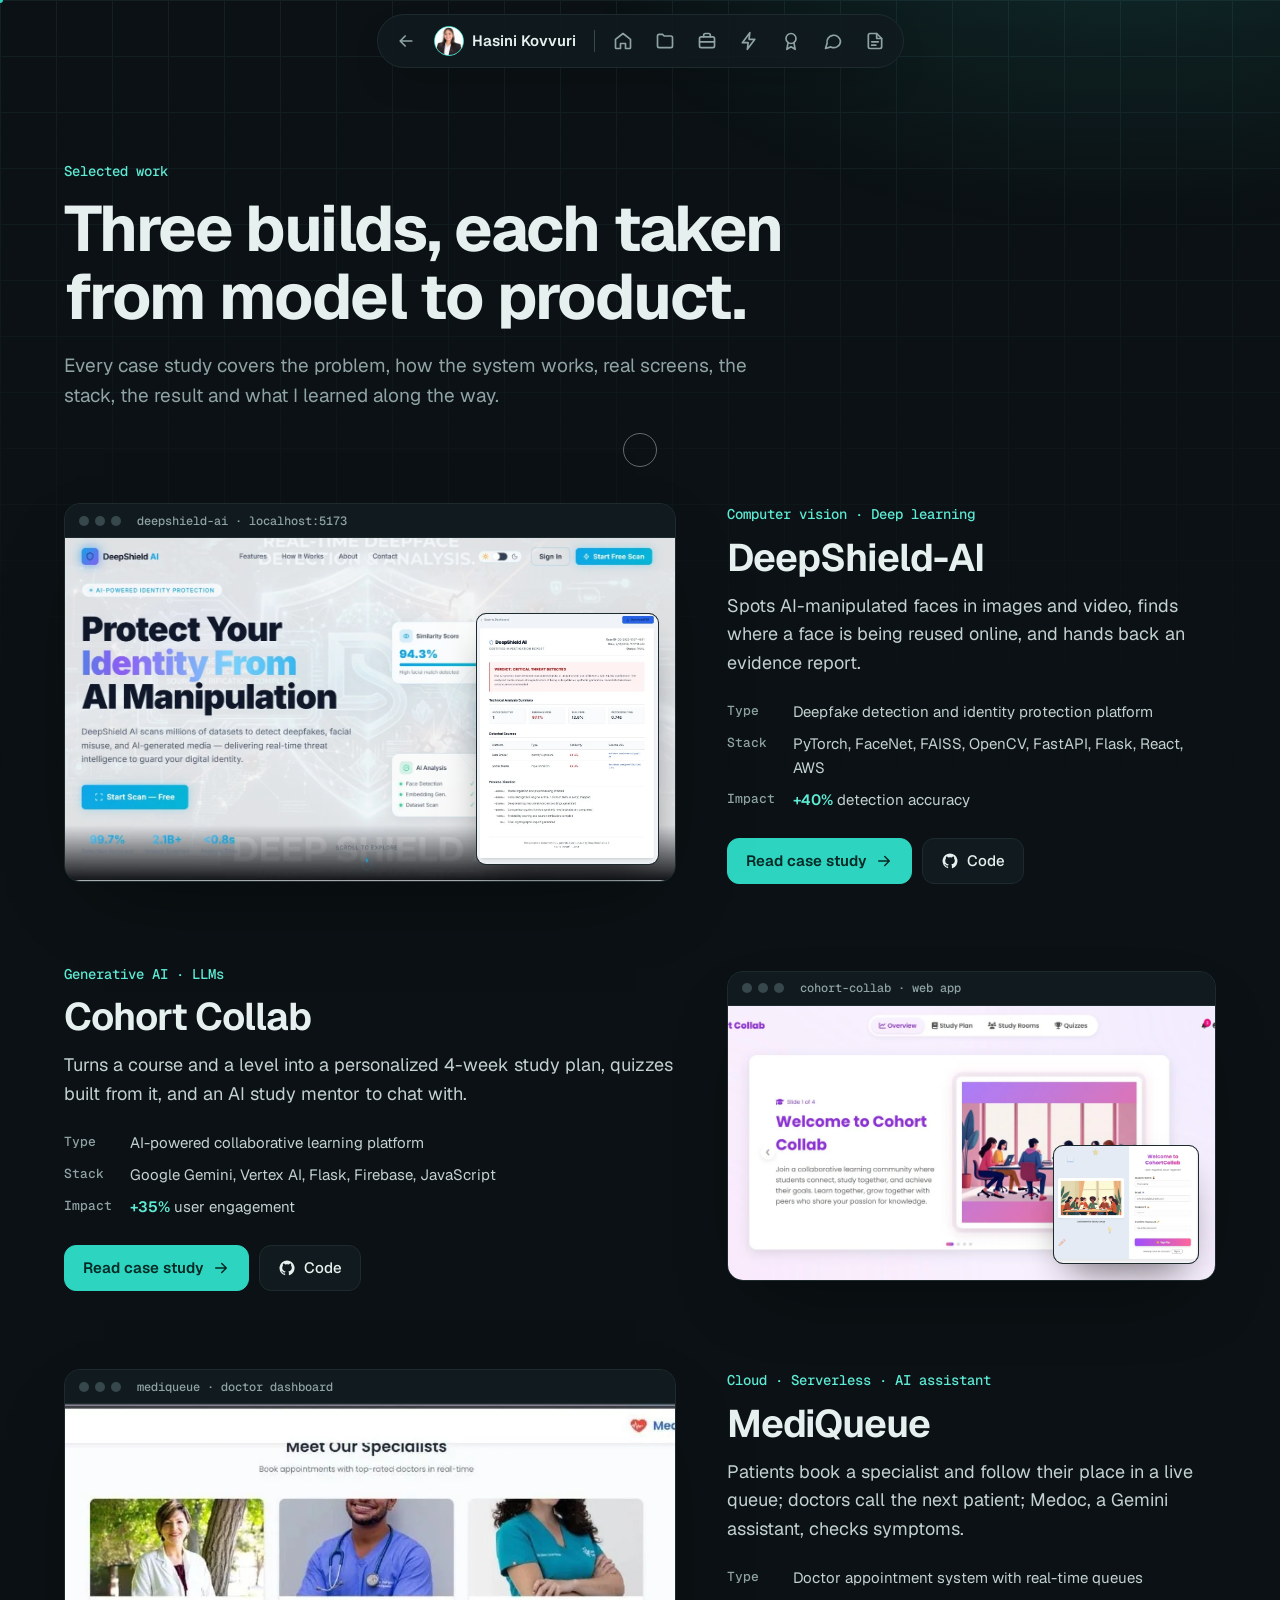
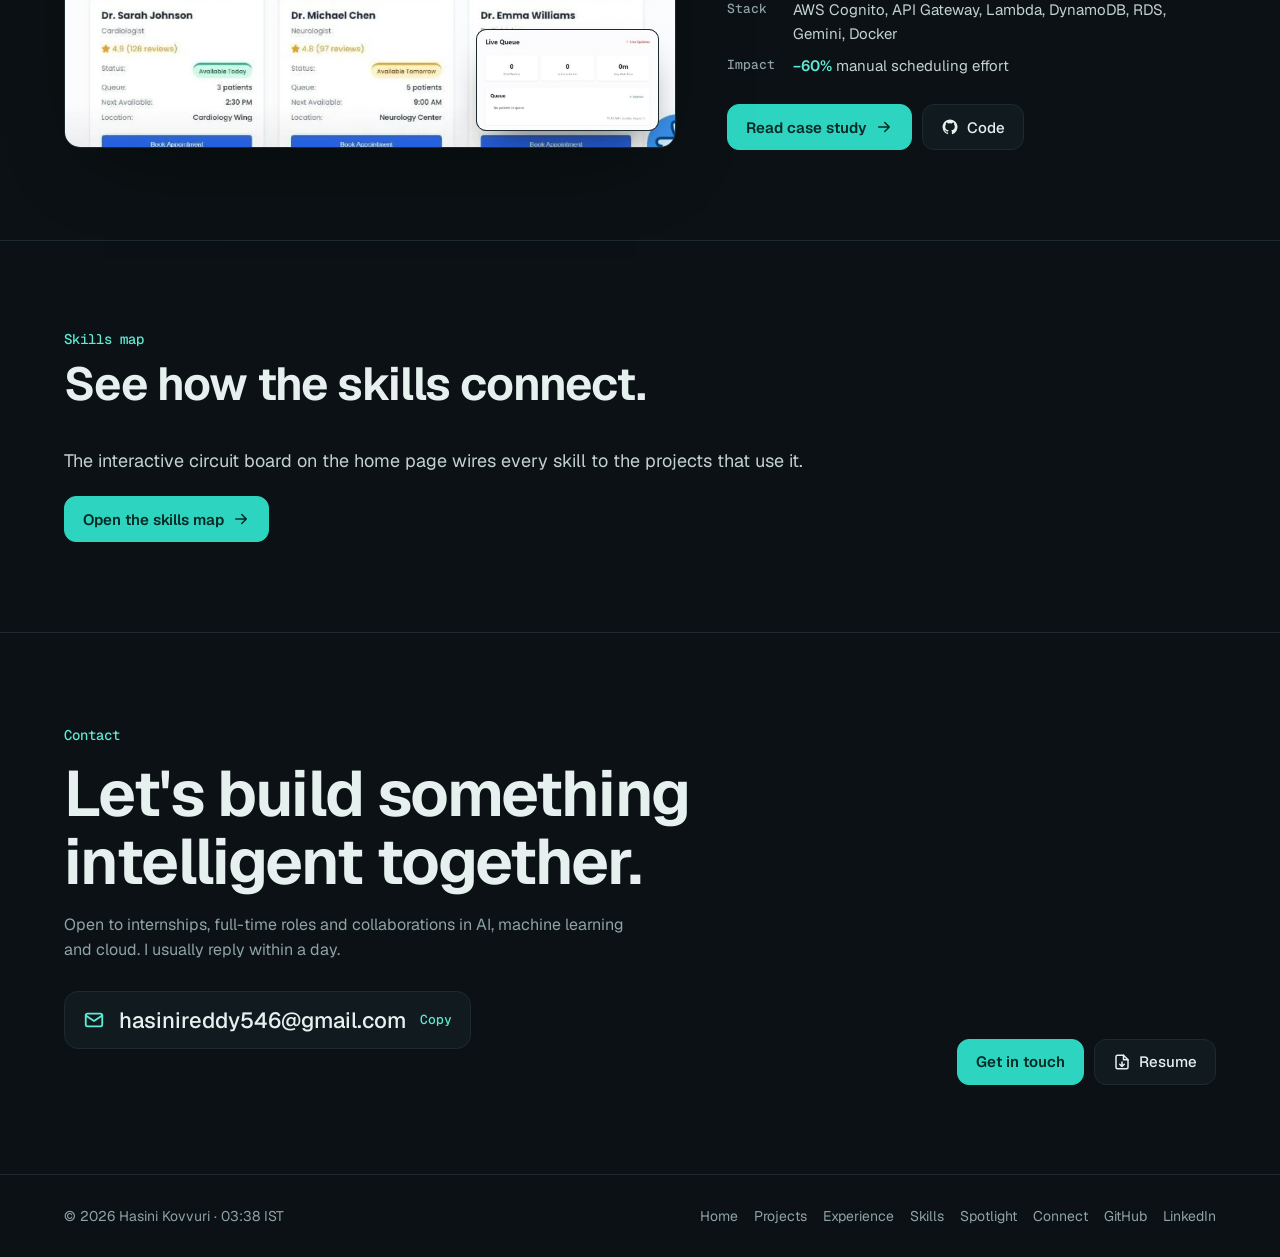
<file: projects.html>
<!DOCTYPE html>
<html lang="en">
<head>
<meta charset="utf-8">
<meta name="viewport" content="width=device-width, initial-scale=1">
<title>Projects | Hasini Kovvuri</title>
<meta name="description" content="Projects by Hasini Kovvuri: DeepShield-AI, Cohort Collab and MediQueue.">
<meta name="author" content="Hasini Kovvuri">
<meta name="theme-color" content="#0b1114">
<meta property="og:title" content="Projects | Hasini Kovvuri">
<meta property="og:description" content="Projects by Hasini Kovvuri: DeepShield-AI, Cohort Collab and MediQueue.">
<meta property="og:type" content="website">
<meta property="og:url" content="https://hasini-kovvuri.github.io/projects.html">
<meta property="og:image" content="https://hasini-kovvuri.github.io/assets/img/og-avatar.jpg">
<link rel="icon" href="assets/img/favicon.svg" type="image/svg+xml">
<link rel="preload" href="assets/fonts/Geist-Variable.woff2" as="font" type="font/woff2" crossorigin>
<link rel="stylesheet" href="assets/css/style.css">
<script>(function(d){d.classList.add("js");try{localStorage.removeItem("hk-theme")}catch(e){}try{if(sessionStorage.getItem("hk-trans"))d.classList.add("trans-in");if(sessionStorage.getItem("hk-seen")||matchMedia("(prefers-reduced-motion: reduce)").matches)d.classList.add("no-pre")}catch(e){}})(document.documentElement)</script>
</head>
<body>
<a class="skip" href="#main">Skip to content</a>
<div class="veil" aria-hidden="true"></div>
<div class="progress" aria-hidden="true"><i></i></div>
<button class="backfloat" type="button" hidden><svg viewBox="0 0 24 24" fill="none" stroke="currentColor" stroke-width="2" stroke-linecap="round" stroke-linejoin="round" aria-hidden="true"><path d="M12 19V5m-6 6 6-6 6 6"/></svg><span>Back to where you were</span></button>
<header class="nav">
  <div class="pill">
    <a class="backbtn" href="index.html" data-back hidden data-tip="Back"><svg viewBox="0 0 24 24" fill="none" stroke="currentColor" stroke-width="2" stroke-linecap="round" stroke-linejoin="round" aria-hidden="true"><path d="M19 12H5m6-6-6 6 6 6"/></svg><span>Back</span></a>
    <a class="brand" href="index.html#top" aria-label="Hasini Kovvuri, home"><img src="assets/img/og-avatar.jpg" alt="" width="30" height="30"><span class="bn">Hasini Kovvuri</span></a>
    <span class="sep" aria-hidden="true"></span>
    <nav class="icons" aria-label="Main"><a href="index.html#top" data-spy="top" data-tip="Home" aria-label="Home"><svg viewBox="0 0 24 24" fill="none" stroke="currentColor" stroke-width="2" stroke-linecap="round" stroke-linejoin="round" aria-hidden="true"><path d="m3 10 9-7 9 7v10a1 1 0 0 1-1 1h-5v-6h-6v6H4a1 1 0 0 1-1-1z"/></svg></a><a href="index.html#projects" data-spy="projects" data-tip="Projects" aria-label="Projects"><svg viewBox="0 0 24 24" fill="none" stroke="currentColor" stroke-width="2" stroke-linecap="round" stroke-linejoin="round" aria-hidden="true"><path d="M3 6a2 2 0 0 1 2-2h4l2 2h8a2 2 0 0 1 2 2v10a2 2 0 0 1-2 2H5a2 2 0 0 1-2-2z"/></svg></a><a href="index.html#experience" data-spy="experience" data-tip="Experience" aria-label="Experience"><svg viewBox="0 0 24 24" fill="none" stroke="currentColor" stroke-width="2" stroke-linecap="round" stroke-linejoin="round" aria-hidden="true"><rect x="3" y="7" width="18" height="13" rx="2"/><path d="M8 7V5a2 2 0 0 1 2-2h4a2 2 0 0 1 2 2v2M3 13h18"/></svg></a><a href="index.html#skills" data-spy="skills" data-tip="Skills" aria-label="Skills"><svg viewBox="0 0 24 24" fill="none" stroke="currentColor" stroke-width="2" stroke-linecap="round" stroke-linejoin="round" aria-hidden="true"><path d="M13 2 4 14h7l-1 8 9-12h-7z"/></svg></a><a href="index.html#spotlight" data-spy="spotlight" data-tip="Spotlight" aria-label="Spotlight"><svg viewBox="0 0 24 24" fill="none" stroke="currentColor" stroke-width="2" stroke-linecap="round" stroke-linejoin="round" aria-hidden="true"><circle cx="12" cy="9" r="6"/><path d="m8.5 14-1.5 8 5-3 5 3-1.5-8"/></svg></a><a href="index.html#connect" data-spy="connect" data-tip="Connect" aria-label="Connect"><svg viewBox="0 0 24 24" fill="none" stroke="currentColor" stroke-width="2" stroke-linecap="round" stroke-linejoin="round" aria-hidden="true"><path d="M21 12a8 8 0 0 1-11.6 7.1L3 21l1.9-6.4A8 8 0 1 1 21 12Z"/></svg></a><a href="assets/Hasini_Kovvuri_Resume.pdf" target="_blank" rel="noopener" data-tip="Resume" aria-label="Resume"><svg viewBox="0 0 24 24" fill="none" stroke="currentColor" stroke-width="2" stroke-linecap="round" stroke-linejoin="round" aria-hidden="true"><path d="M14 3H6a2 2 0 0 0-2 2v14a2 2 0 0 0 2 2h12a2 2 0 0 0 2-2V9z"/><path d="M14 3v6h6M8 13h8M8 17h5"/></svg></a></nav>
  </div>
</header>
<main id="main">
<section class="band flush">
  <div class="wrap">
    <span class="label intro reveal">Selected work</span>
    <h1 class="page intro" data-split style="margin-top:12px;max-width:14em">Three builds, each taken from model to product.</h1>
    <p class="lede intro reveal">Every case study covers the problem, how the system works, real screens, the stack, the result and what I learned along the way.</p>
  </div>
</section>
<section class="band" style="border-top:0;padding-top:0">
  <div class="wrap works"><article class="work">
  <a class="shot reveal" href="projects/deepshield-ai.html" data-cursor="View" aria-label="Open the DeepShield-AI case study">
    <div class="bar"><i></i><i></i><i></i><span>deepshield-ai · localhost:5173</span></div>
    <img src="assets/img/work/deepshield-landing.webp" alt="Screenshot of DeepShield-AI" loading="lazy" width="1600" height="900">
    <span class="float"><img src="assets/img/work/deepshield-report.webp" alt="" loading="lazy"></span>
  </a>
  <div class="reveal d1">
    <span class="tag">Computer vision · Deep learning</span>
    <h3>DeepShield-AI</h3>
    <p class="out">Spots AI-manipulated faces in images and video, finds where a face is being reused online, and hands back an evidence report.</p>
    <dl><dt>Type</dt><dd>Deepfake detection and identity protection platform</dd><dt>Stack</dt><dd>PyTorch, FaceNet, FAISS, OpenCV, FastAPI, Flask, React, AWS</dd><dt>Impact</dt><dd><b>+40%</b> detection accuracy</dd></dl>
    <div class="row"><a class="btn primary" href="projects/deepshield-ai.html">Read case study <svg viewBox="0 0 24 24" fill="none" stroke="currentColor" stroke-width="2" stroke-linecap="round" stroke-linejoin="round" aria-hidden="true"><path d="M5 12h14m-6-6 6 6-6 6"/></svg></a><a class="btn" href="https://github.com/Hasini-kovvuri/DeepSheild--AI"><svg viewBox="0 0 24 24" fill="currentColor" aria-hidden="true"><path d="M12 2a10 10 0 0 0-3.16 19.49c.5.09.68-.22.68-.48v-1.7c-2.78.6-3.37-1.34-3.37-1.34-.45-1.16-1.11-1.47-1.11-1.47-.91-.62.07-.6.07-.6 1 .07 1.53 1.03 1.53 1.03.9 1.52 2.34 1.08 2.91.83.09-.65.35-1.08.63-1.33-2.22-.25-4.55-1.11-4.55-4.94 0-1.09.39-1.98 1.03-2.68-.1-.25-.45-1.27.1-2.64 0 0 .84-.27 2.75 1.02a9.6 9.6 0 0 1 5 0c1.91-1.29 2.75-1.02 2.75-1.02.55 1.37.2 2.39.1 2.64.64.7 1.03 1.59 1.03 2.68 0 3.84-2.34 4.69-4.57 4.93.36.31.68.92.68 1.85v2.75c0 .27.18.58.69.48A10 10 0 0 0 12 2Z"/></svg>Code</a></div>
  </div>
</article><article class="work">
  <a class="shot reveal" href="projects/cohort-collab.html" data-cursor="View" aria-label="Open the Cohort Collab case study">
    <div class="bar"><i></i><i></i><i></i><span>cohort-collab · web app</span></div>
    <img src="assets/img/work/cohort-overview.webp" alt="Screenshot of Cohort Collab" loading="lazy" width="1600" height="900">
    <span class="float"><img src="assets/img/work/cohort-signup.webp" alt="" loading="lazy"></span>
  </a>
  <div class="reveal d1">
    <span class="tag">Generative AI · LLMs</span>
    <h3>Cohort Collab</h3>
    <p class="out">Turns a course and a level into a personalized 4-week study plan, quizzes built from it, and an AI study mentor to chat with.</p>
    <dl><dt>Type</dt><dd>AI-powered collaborative learning platform</dd><dt>Stack</dt><dd>Google Gemini, Vertex AI, Flask, Firebase, JavaScript</dd><dt>Impact</dt><dd><b>+35%</b> user engagement</dd></dl>
    <div class="row"><a class="btn primary" href="projects/cohort-collab.html">Read case study <svg viewBox="0 0 24 24" fill="none" stroke="currentColor" stroke-width="2" stroke-linecap="round" stroke-linejoin="round" aria-hidden="true"><path d="M5 12h14m-6-6 6 6-6 6"/></svg></a><a class="btn" href="https://github.com/Hasini-kovvuri/CohortCollab"><svg viewBox="0 0 24 24" fill="currentColor" aria-hidden="true"><path d="M12 2a10 10 0 0 0-3.16 19.49c.5.09.68-.22.68-.48v-1.7c-2.78.6-3.37-1.34-3.37-1.34-.45-1.16-1.11-1.47-1.11-1.47-.91-.62.07-.6.07-.6 1 .07 1.53 1.03 1.53 1.03.9 1.52 2.34 1.08 2.91.83.09-.65.35-1.08.63-1.33-2.22-.25-4.55-1.11-4.55-4.94 0-1.09.39-1.98 1.03-2.68-.1-.25-.45-1.27.1-2.64 0 0 .84-.27 2.75 1.02a9.6 9.6 0 0 1 5 0c1.91-1.29 2.75-1.02 2.75-1.02.55 1.37.2 2.39.1 2.64.64.7 1.03 1.59 1.03 2.68 0 3.84-2.34 4.69-4.57 4.93.36.31.68.92.68 1.85v2.75c0 .27.18.58.69.48A10 10 0 0 0 12 2Z"/></svg>Code</a></div>
  </div>
</article><article class="work">
  <a class="shot reveal" href="projects/mediqueue.html" data-cursor="View" aria-label="Open the MediQueue case study">
    <div class="bar"><i></i><i></i><i></i><span>mediqueue · doctor dashboard</span></div>
    <img src="assets/img/work/mediqueue-specialists.webp" alt="Screenshot of MediQueue" loading="lazy" width="1600" height="900">
    <span class="float"><img src="assets/img/work/mediqueue-live-queue.webp" alt="" loading="lazy"></span>
  </a>
  <div class="reveal d1">
    <span class="tag">Cloud · Serverless · AI assistant</span>
    <h3>MediQueue</h3>
    <p class="out">Patients book a specialist and follow their place in a live queue; doctors call the next patient; Medoc, a Gemini assistant, checks symptoms.</p>
    <dl><dt>Type</dt><dd>Doctor appointment system with real-time queues</dd><dt>Stack</dt><dd>AWS Cognito, API Gateway, Lambda, DynamoDB, RDS, Gemini, Docker</dd><dt>Impact</dt><dd><b>−60%</b> manual scheduling effort</dd></dl>
    <div class="row"><a class="btn primary" href="projects/mediqueue.html">Read case study <svg viewBox="0 0 24 24" fill="none" stroke="currentColor" stroke-width="2" stroke-linecap="round" stroke-linejoin="round" aria-hidden="true"><path d="M5 12h14m-6-6 6 6-6 6"/></svg></a><a class="btn" href="https://github.com/Hasini-kovvuri/Doctor-Appointment-System--Real-Time-Queues"><svg viewBox="0 0 24 24" fill="currentColor" aria-hidden="true"><path d="M12 2a10 10 0 0 0-3.16 19.49c.5.09.68-.22.68-.48v-1.7c-2.78.6-3.37-1.34-3.37-1.34-.45-1.16-1.11-1.47-1.11-1.47-.91-.62.07-.6.07-.6 1 .07 1.53 1.03 1.53 1.03.9 1.52 2.34 1.08 2.91.83.09-.65.35-1.08.63-1.33-2.22-.25-4.55-1.11-4.55-4.94 0-1.09.39-1.98 1.03-2.68-.1-.25-.45-1.27.1-2.64 0 0 .84-.27 2.75 1.02a9.6 9.6 0 0 1 5 0c1.91-1.29 2.75-1.02 2.75-1.02.55 1.37.2 2.39.1 2.64.64.7 1.03 1.59 1.03 2.68 0 3.84-2.34 4.69-4.57 4.93.36.31.68.92.68 1.85v2.75c0 .27.18.58.69.48A10 10 0 0 0 12 2Z"/></svg>Code</a></div>
  </div>
</article></div>
</section>
<section class="band">
  <div class="wrap sec">
    <header><span class="label reveal">Skills map</span><h2 data-split>See how the skills connect.</h2></header>
    <div class="reveal"><p class="prose">The interactive circuit board on the home page wires every skill to the projects that use it.</p><p style="margin-top:20px"><a class="btn primary" href="index.html#map">Open the skills map <svg viewBox="0 0 24 24" fill="none" stroke="currentColor" stroke-width="2" stroke-linecap="round" stroke-linejoin="round" aria-hidden="true"><path d="M5 12h14m-6-6 6 6-6 6"/></svg></a></p></div>
  </div>
</section>
<section class="band close" id="contact-cta">
  <div class="wrap">
    <div>
      <span class="label reveal">Contact</span>
      <h2 data-split style="margin-top:12px">Let's build something intelligent together.</h2>
      <p class="reveal">Open to internships, full-time roles and collaborations in AI, machine learning and cloud. I usually reply within a day.</p>
      <button class="mailcopy reveal" type="button" data-copy="hasinireddy546@gmail.com" data-out="ok-cta" data-cursor="Copy"><svg viewBox="0 0 24 24" fill="none" stroke="currentColor" stroke-width="2" stroke-linecap="round" stroke-linejoin="round" aria-hidden="true"><rect x="3" y="5" width="18" height="14" rx="2"/><path d="m3 7 9 6 9-6"/></svg><span>hasinireddy546@gmail.com</span><em>Copy</em></button>
      <p class="ok" id="ok-cta" aria-live="polite"></p>
    </div>
    <div class="row reveal">
      <a class="btn primary" href="contact.html">Get in touch</a>
      <a class="btn" href="assets/Hasini_Kovvuri_Resume.pdf" target="_blank" rel="noopener"><svg viewBox="0 0 24 24" fill="none" stroke="currentColor" stroke-width="2" stroke-linecap="round" stroke-linejoin="round" aria-hidden="true"><path d="M14 3H6a2 2 0 0 0-2 2v14a2 2 0 0 0 2 2h12a2 2 0 0 0 2-2V9z"/><path d="M14 3v6h6M12 12v6m-3-3 3 3 3-3"/></svg>Resume</a>
    </div>
  </div>
</section>
</main>
<footer class="foot">
  <div class="wrap">
    <span>© <span data-year>2026</span> Hasini Kovvuri · <span data-clock></span></span>
    <nav aria-label="Footer"><a href="index.html#top">Home</a><a href="index.html#projects">Projects</a><a href="index.html#experience">Experience</a><a href="index.html#skills">Skills</a><a href="index.html#spotlight">Spotlight</a><a href="index.html#connect">Connect</a><a href="https://github.com/Hasini-kovvuri">GitHub</a><a href="https://www.linkedin.com/in/hasini-kovvuri-9ab071291/">LinkedIn</a></nav>
  </div>
</footer>

<script src="assets/js/main.js"></script>
</body>
</html>
</file>
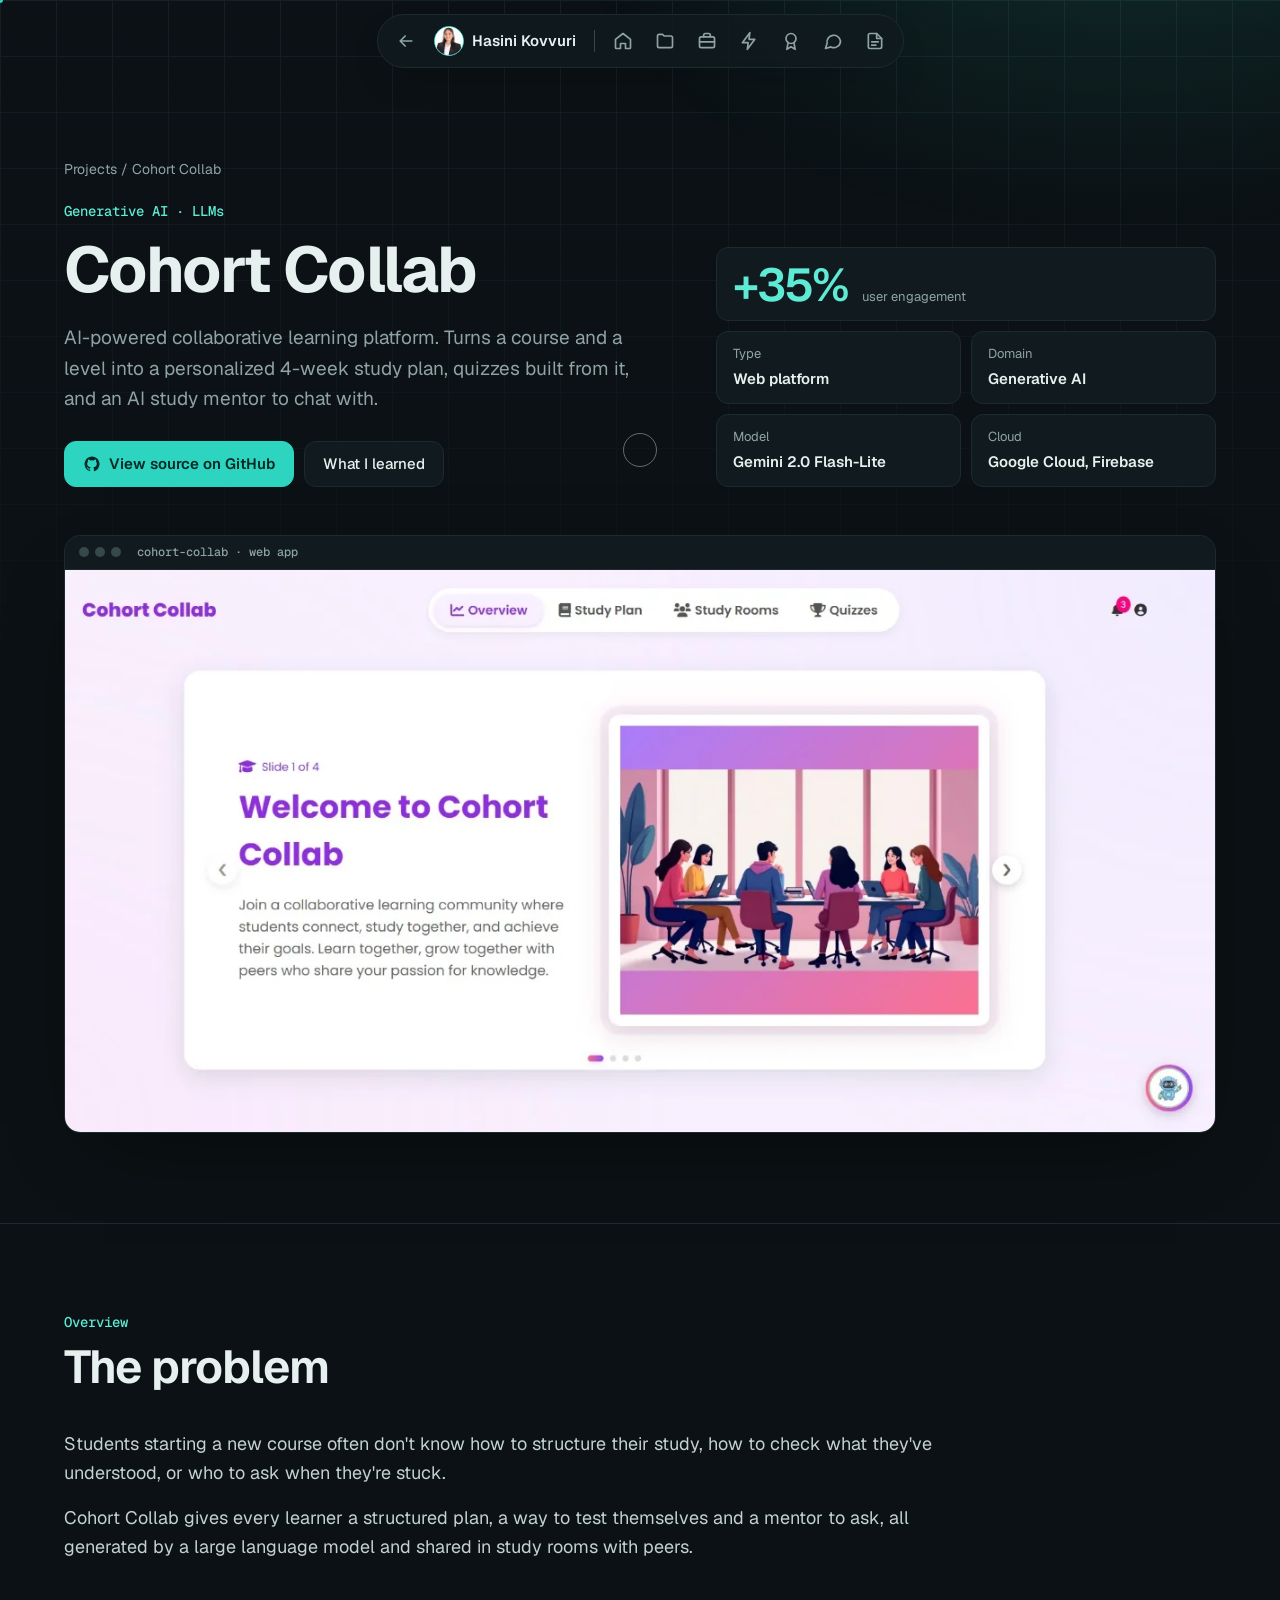
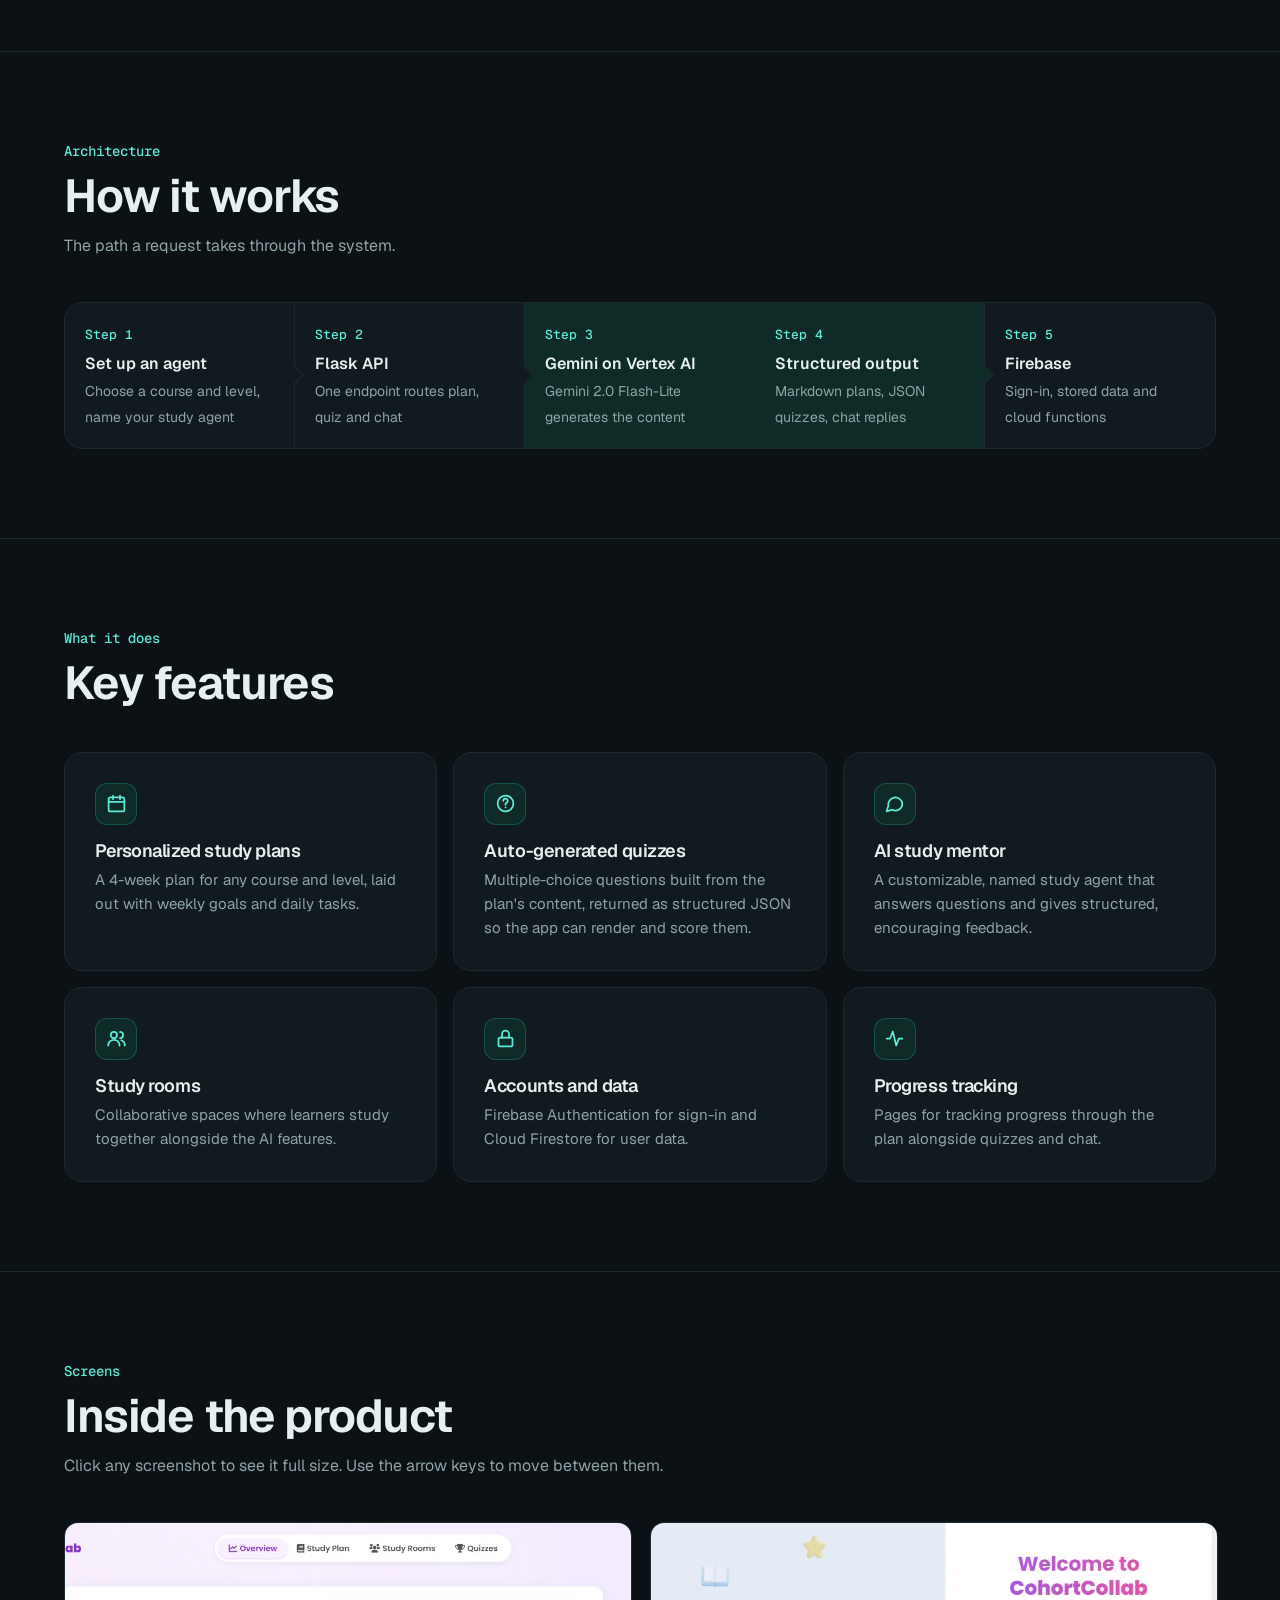
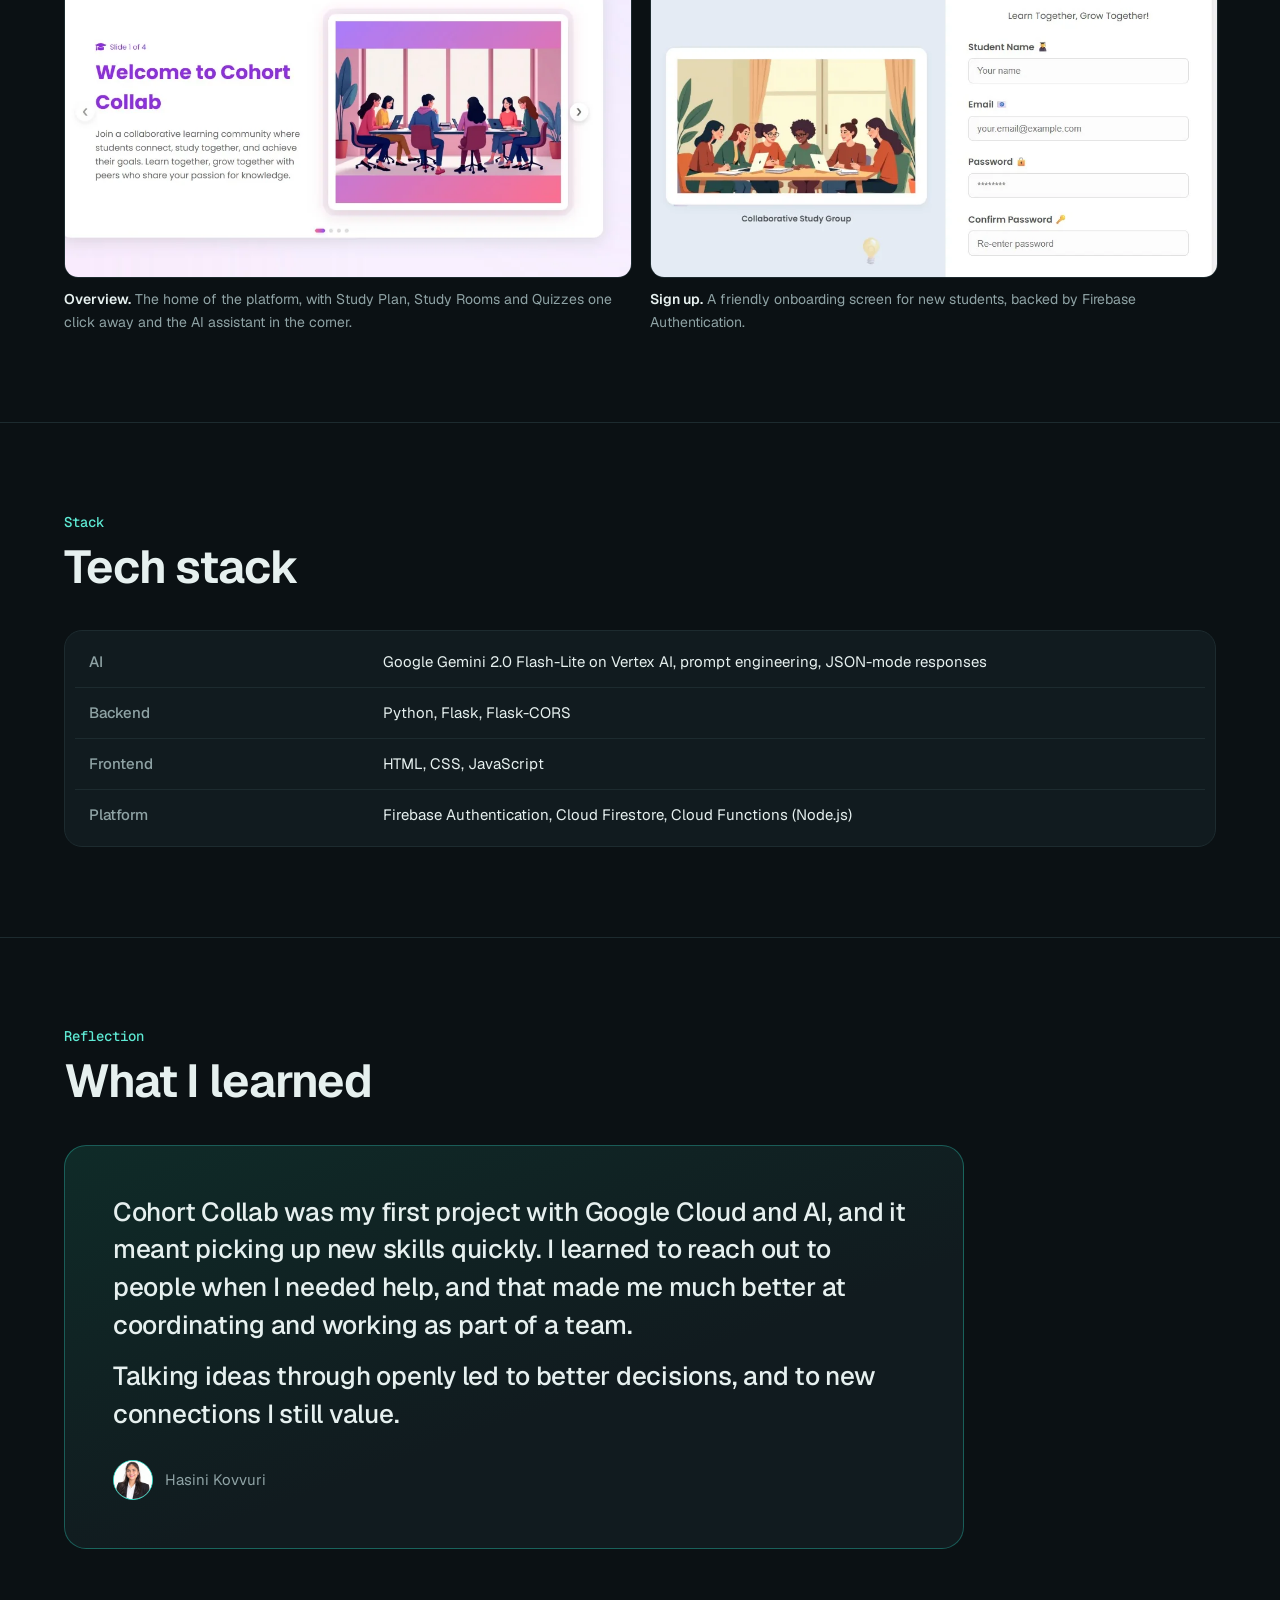
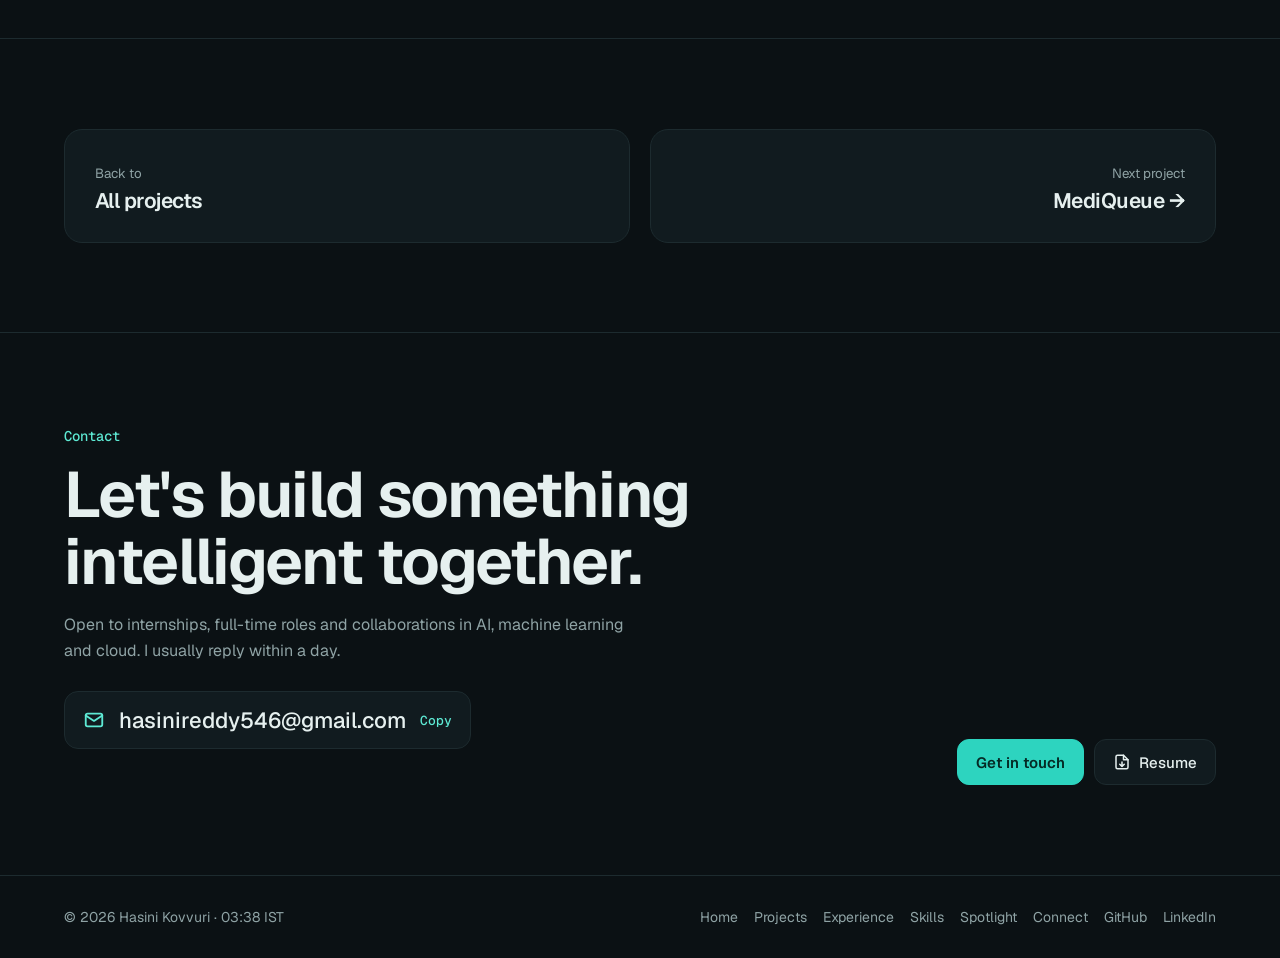
<file: projects/cohort-collab.html>
<!DOCTYPE html>
<html lang="en">
<head>
<meta charset="utf-8">
<meta name="viewport" content="width=device-width, initial-scale=1">
<title>Cohort Collab | Hasini Kovvuri</title>
<meta name="description" content="Cohort Collab: AI-powered collaborative learning platform. Case study by Hasini Kovvuri.">
<meta name="author" content="Hasini Kovvuri">
<meta name="theme-color" content="#0b1114">
<meta property="og:title" content="Cohort Collab | Hasini Kovvuri">
<meta property="og:description" content="Cohort Collab: AI-powered collaborative learning platform. Case study by Hasini Kovvuri.">
<meta property="og:type" content="website">
<meta property="og:url" content="https://hasini-kovvuri.github.io/projects/cohort-collab.html">
<meta property="og:image" content="https://hasini-kovvuri.github.io/assets/img/og-avatar.jpg">
<link rel="icon" href="../assets/img/favicon.svg" type="image/svg+xml">
<link rel="preload" href="../assets/fonts/Geist-Variable.woff2" as="font" type="font/woff2" crossorigin>
<link rel="stylesheet" href="../assets/css/style.css">
<script>(function(d){d.classList.add("js");try{localStorage.removeItem("hk-theme")}catch(e){}try{if(sessionStorage.getItem("hk-trans"))d.classList.add("trans-in");if(sessionStorage.getItem("hk-seen")||matchMedia("(prefers-reduced-motion: reduce)").matches)d.classList.add("no-pre")}catch(e){}})(document.documentElement)</script>
</head>
<body>
<a class="skip" href="#main">Skip to content</a>
<div class="veil" aria-hidden="true"></div>
<div class="progress" aria-hidden="true"><i></i></div>
<button class="backfloat" type="button" hidden><svg viewBox="0 0 24 24" fill="none" stroke="currentColor" stroke-width="2" stroke-linecap="round" stroke-linejoin="round" aria-hidden="true"><path d="M12 19V5m-6 6 6-6 6 6"/></svg><span>Back to where you were</span></button>
<header class="nav">
  <div class="pill">
    <a class="backbtn" href="../projects.html" data-back hidden data-tip="Back"><svg viewBox="0 0 24 24" fill="none" stroke="currentColor" stroke-width="2" stroke-linecap="round" stroke-linejoin="round" aria-hidden="true"><path d="M19 12H5m6-6-6 6 6 6"/></svg><span>Back</span></a>
    <a class="brand" href="../index.html#top" aria-label="Hasini Kovvuri, home"><img src="../assets/img/og-avatar.jpg" alt="" width="30" height="30"><span class="bn">Hasini Kovvuri</span></a>
    <span class="sep" aria-hidden="true"></span>
    <nav class="icons" aria-label="Main"><a href="../index.html#top" data-spy="top" data-tip="Home" aria-label="Home"><svg viewBox="0 0 24 24" fill="none" stroke="currentColor" stroke-width="2" stroke-linecap="round" stroke-linejoin="round" aria-hidden="true"><path d="m3 10 9-7 9 7v10a1 1 0 0 1-1 1h-5v-6h-6v6H4a1 1 0 0 1-1-1z"/></svg></a><a href="../index.html#projects" data-spy="projects" data-tip="Projects" aria-label="Projects"><svg viewBox="0 0 24 24" fill="none" stroke="currentColor" stroke-width="2" stroke-linecap="round" stroke-linejoin="round" aria-hidden="true"><path d="M3 6a2 2 0 0 1 2-2h4l2 2h8a2 2 0 0 1 2 2v10a2 2 0 0 1-2 2H5a2 2 0 0 1-2-2z"/></svg></a><a href="../index.html#experience" data-spy="experience" data-tip="Experience" aria-label="Experience"><svg viewBox="0 0 24 24" fill="none" stroke="currentColor" stroke-width="2" stroke-linecap="round" stroke-linejoin="round" aria-hidden="true"><rect x="3" y="7" width="18" height="13" rx="2"/><path d="M8 7V5a2 2 0 0 1 2-2h4a2 2 0 0 1 2 2v2M3 13h18"/></svg></a><a href="../index.html#skills" data-spy="skills" data-tip="Skills" aria-label="Skills"><svg viewBox="0 0 24 24" fill="none" stroke="currentColor" stroke-width="2" stroke-linecap="round" stroke-linejoin="round" aria-hidden="true"><path d="M13 2 4 14h7l-1 8 9-12h-7z"/></svg></a><a href="../index.html#spotlight" data-spy="spotlight" data-tip="Spotlight" aria-label="Spotlight"><svg viewBox="0 0 24 24" fill="none" stroke="currentColor" stroke-width="2" stroke-linecap="round" stroke-linejoin="round" aria-hidden="true"><circle cx="12" cy="9" r="6"/><path d="m8.5 14-1.5 8 5-3 5 3-1.5-8"/></svg></a><a href="../index.html#connect" data-spy="connect" data-tip="Connect" aria-label="Connect"><svg viewBox="0 0 24 24" fill="none" stroke="currentColor" stroke-width="2" stroke-linecap="round" stroke-linejoin="round" aria-hidden="true"><path d="M21 12a8 8 0 0 1-11.6 7.1L3 21l1.9-6.4A8 8 0 1 1 21 12Z"/></svg></a><a href="../assets/Hasini_Kovvuri_Resume.pdf" target="_blank" rel="noopener" data-tip="Resume" aria-label="Resume"><svg viewBox="0 0 24 24" fill="none" stroke="currentColor" stroke-width="2" stroke-linecap="round" stroke-linejoin="round" aria-hidden="true"><path d="M14 3H6a2 2 0 0 0-2 2v14a2 2 0 0 0 2 2h12a2 2 0 0 0 2-2V9z"/><path d="M14 3v6h6M8 13h8M8 17h5"/></svg></a></nav>
  </div>
</header>
<main id="main">
<section class="band flush">
  <div class="wrap">
    <p class="crumbs intro reveal"><a href="../projects.html">Projects</a> / Cohort Collab</p>
    <div class="casehead">
      <div>
        <span class="label intro reveal">Generative AI · LLMs</span>
        <h1 class="page intro" data-split style="margin-top:12px">Cohort Collab</h1>
        <p class="lede intro reveal">AI-powered collaborative learning platform. Turns a course and a level into a personalized 4-week study plan, quizzes built from it, and an AI study mentor to chat with.</p>
        <div class="row intro reveal" style="margin-top:26px"><a class="btn primary" href="https://github.com/Hasini-kovvuri/CohortCollab"><svg viewBox="0 0 24 24" fill="currentColor" aria-hidden="true"><path d="M12 2a10 10 0 0 0-3.16 19.49c.5.09.68-.22.68-.48v-1.7c-2.78.6-3.37-1.34-3.37-1.34-.45-1.16-1.11-1.47-1.11-1.47-.91-.62.07-.6.07-.6 1 .07 1.53 1.03 1.53 1.03.9 1.52 2.34 1.08 2.91.83.09-.65.35-1.08.63-1.33-2.22-.25-4.55-1.11-4.55-4.94 0-1.09.39-1.98 1.03-2.68-.1-.25-.45-1.27.1-2.64 0 0 .84-.27 2.75 1.02a9.6 9.6 0 0 1 5 0c1.91-1.29 2.75-1.02 2.75-1.02.55 1.37.2 2.39.1 2.64.64.7 1.03 1.59 1.03 2.68 0 3.84-2.34 4.69-4.57 4.93.36.31.68.92.68 1.85v2.75c0 .27.18.58.69.48A10 10 0 0 0 12 2Z"/></svg>View source on GitHub</a><a class="btn" href="#learned">What I learned</a></div>
      </div>
      <dl class="facts intro reveal">
        <div class="big"><dd>+35%</dd><dt>user engagement</dt></div>
        <div><dt>Type</dt><dd>Web platform</dd></div><div><dt>Domain</dt><dd>Generative AI</dd></div><div><dt>Model</dt><dd>Gemini 2.0 Flash-Lite</dd></div><div><dt>Cloud</dt><dd>Google Cloud, Firebase</dd></div>
      </dl>
    </div>
    <figure class="herofig intro reveal"><button type="button" class="herobtn" data-lb="Cohort Collab: AI-powered collaborative learning platform" data-cursor="Zoom"><div class="shot"><div class="bar"><i></i><i></i><i></i><span>cohort-collab · web app</span></div><img src="../assets/img/work/cohort-overview.webp" alt="Screenshot of Cohort Collab" width="1600" height="765"></div></button></figure>
  </div>
</section>

<section class="band">
  <div class="wrap sec">
    <header><span class="label reveal">Overview</span><h2 data-split>The problem</h2></header>
    <div class="prose reveal"><p>Students starting a new course often don't know how to structure their study, how to check what they've understood, or who to ask when they're stuck.</p><p>Cohort Collab gives every learner a structured plan, a way to test themselves and a mentor to ask, all generated by a large language model and shared in study rooms with peers.</p></div>
  </div>
</section>

<section class="band">
  <div class="wrap">
    <div class="head"><div><span class="label reveal">Architecture</span><h2 data-split>How it works</h2><p class="reveal">The path a request takes through the system.</p></div></div>
    <div class="flow reveal"><div class=""><span class="step">Step 1</span><b>Set up an agent</b><span>Choose a course and level, name your study agent</span></div><div class=""><span class="step">Step 2</span><b>Flask API</b><span>One endpoint routes plan, quiz and chat</span></div><div class="hot"><span class="step">Step 3</span><b>Gemini on Vertex AI</b><span>Gemini 2.0 Flash-Lite generates the content</span></div><div class="hot"><span class="step">Step 4</span><b>Structured output</b><span>Markdown plans, JSON quizzes, chat replies</span></div><div class=""><span class="step">Step 5</span><b>Firebase</b><span>Sign-in, stored data and cloud functions</span></div></div>
  </div>
</section>

<section class="band">
  <div class="wrap">
    <div class="head"><div><span class="label reveal">What it does</span><h2 data-split>Key features</h2></div></div>
    <div class="feat"><div class="card tilt reveal"><div class="ic"><svg viewBox="0 0 24 24" fill="none" stroke="currentColor" stroke-width="2" stroke-linecap="round" stroke-linejoin="round" aria-hidden="true"><rect x="3" y="5" width="18" height="16" rx="2"/><path d="M3 10h18M8 3v4m8-4v4"/></svg></div><h3>Personalized study plans</h3><p>A 4-week plan for any course and level, laid out with weekly goals and daily tasks.</p></div><div class="card tilt reveal"><div class="ic"><svg viewBox="0 0 24 24" fill="none" stroke="currentColor" stroke-width="2" stroke-linecap="round" stroke-linejoin="round" aria-hidden="true"><circle cx="12" cy="12" r="9"/><path d="M9.5 9a2.5 2.5 0 1 1 3.5 2.3c-.6.3-1 .9-1 1.6v.6m0 3v.01"/></svg></div><h3>Auto-generated quizzes</h3><p>Multiple-choice questions built from the plan's content, returned as structured JSON so the app can render and score them.</p></div><div class="card tilt reveal"><div class="ic"><svg viewBox="0 0 24 24" fill="none" stroke="currentColor" stroke-width="2" stroke-linecap="round" stroke-linejoin="round" aria-hidden="true"><path d="M21 12a8 8 0 0 1-11.6 7.1L3 21l1.9-6.4A8 8 0 1 1 21 12Z"/></svg></div><h3>AI study mentor</h3><p>A customizable, named study agent that answers questions and gives structured, encouraging feedback.</p></div><div class="card tilt reveal"><div class="ic"><svg viewBox="0 0 24 24" fill="none" stroke="currentColor" stroke-width="2" stroke-linecap="round" stroke-linejoin="round" aria-hidden="true"><circle cx="9" cy="8" r="3.5"/><path d="M2.5 20a6.5 6.5 0 0 1 13 0M16 4.5a3.5 3.5 0 0 1 0 7M21.5 20a6.5 6.5 0 0 0-4-6"/></svg></div><h3>Study rooms</h3><p>Collaborative spaces where learners study together alongside the AI features.</p></div><div class="card tilt reveal"><div class="ic"><svg viewBox="0 0 24 24" fill="none" stroke="currentColor" stroke-width="2" stroke-linecap="round" stroke-linejoin="round" aria-hidden="true"><rect x="4" y="11" width="16" height="10" rx="2"/><path d="M8 11V7a4 4 0 0 1 8 0v4"/></svg></div><h3>Accounts and data</h3><p>Firebase Authentication for sign-in and Cloud Firestore for user data.</p></div><div class="card tilt reveal"><div class="ic"><svg viewBox="0 0 24 24" fill="none" stroke="currentColor" stroke-width="2" stroke-linecap="round" stroke-linejoin="round" aria-hidden="true"><path d="M3 12h4l3-8 4 16 3-8h4"/></svg></div><h3>Progress tracking</h3><p>Pages for tracking progress through the plan alongside quizzes and chat.</p></div></div>
  </div>
</section>

<section class="band">
  <div class="wrap">
    <div class="head"><div><span class="label reveal">Screens</span><h2 data-split>Inside the product</h2><p class="reveal">Click any screenshot to see it full size. Use the arrow keys to move between them.</p></div></div>
    <div class="gallery"><figure class="reveal"><button type="button" data-lb="The home of the platform, with Study Plan, Study Rooms and Quizzes one click away and the AI assistant in the corner." data-cursor="Zoom" aria-label="Enlarge: The home of the platform, with Study Plan, Study Rooms and Quizzes one click away and the AI assistant in the corner."><img src="../assets/img/work/cohort-overview.webp" alt="Cohort Collab overview page welcoming learners" loading="lazy"></button><figcaption><b>Overview.</b> The home of the platform, with Study Plan, Study Rooms and Quizzes one click away and the AI assistant in the corner.</figcaption></figure><figure class="reveal"><button type="button" data-lb="A friendly onboarding screen for new students, backed by Firebase Authentication." data-cursor="Zoom" aria-label="Enlarge: A friendly onboarding screen for new students, backed by Firebase Authentication."><img src="../assets/img/work/cohort-signup.webp" alt="Cohort Collab sign-up form" loading="lazy"></button><figcaption><b>Sign up.</b> A friendly onboarding screen for new students, backed by Firebase Authentication.</figcaption></figure></div>
  </div>
</section>

<section class="band">
  <div class="wrap sec">
    <header><span class="label reveal">Stack</span><h2 data-split>Tech stack</h2></header>
    <div class="card scroll reveal" style="padding:6px 10px"><table class="spec"><tr><th scope="row">AI</th><td>Google Gemini 2.0 Flash-Lite on Vertex AI, prompt engineering, JSON-mode responses</td></tr><tr><th scope="row">Backend</th><td>Python, Flask, Flask-CORS</td></tr><tr><th scope="row">Frontend</th><td>HTML, CSS, JavaScript</td></tr><tr><th scope="row">Platform</th><td>Firebase Authentication, Cloud Firestore, Cloud Functions (Node.js)</td></tr></table></div>
  </div>
</section>

<section class="band" id="learned">
  <div class="wrap sec">
    <header><span class="label reveal">Reflection</span><h2 data-split>What I learned</h2></header>
    <div class="learn reveal"><blockquote><p>Cohort Collab was my first project with Google Cloud and AI, and it meant picking up new skills quickly. I learned to reach out to people when I needed help, and that made me much better at coordinating and working as part of a team.</p><p>Talking ideas through openly led to better decisions, and to new connections I still value.</p></blockquote><div class="who"><img src="../assets/img/og-avatar.jpg" alt="">Hasini Kovvuri</div></div>
  </div>
</section>

<section class="band">
  <div class="wrap next">
    <a class="card tilt reveal" href="../projects.html"><small>Back to</small><h3 style="margin-top:4px">All projects</h3></a>
    <a class="card tilt reveal d1" href="mediqueue.html" style="text-align:right"><small>Next project</small><h3 style="margin-top:4px">MediQueue →</h3></a>
  </div>
</section>
<section class="band close" id="contact-cta">
  <div class="wrap">
    <div>
      <span class="label reveal">Contact</span>
      <h2 data-split style="margin-top:12px">Let's build something intelligent together.</h2>
      <p class="reveal">Open to internships, full-time roles and collaborations in AI, machine learning and cloud. I usually reply within a day.</p>
      <button class="mailcopy reveal" type="button" data-copy="hasinireddy546@gmail.com" data-out="ok-cta" data-cursor="Copy"><svg viewBox="0 0 24 24" fill="none" stroke="currentColor" stroke-width="2" stroke-linecap="round" stroke-linejoin="round" aria-hidden="true"><rect x="3" y="5" width="18" height="14" rx="2"/><path d="m3 7 9 6 9-6"/></svg><span>hasinireddy546@gmail.com</span><em>Copy</em></button>
      <p class="ok" id="ok-cta" aria-live="polite"></p>
    </div>
    <div class="row reveal">
      <a class="btn primary" href="../contact.html">Get in touch</a>
      <a class="btn" href="../assets/Hasini_Kovvuri_Resume.pdf" target="_blank" rel="noopener"><svg viewBox="0 0 24 24" fill="none" stroke="currentColor" stroke-width="2" stroke-linecap="round" stroke-linejoin="round" aria-hidden="true"><path d="M14 3H6a2 2 0 0 0-2 2v14a2 2 0 0 0 2 2h12a2 2 0 0 0 2-2V9z"/><path d="M14 3v6h6M12 12v6m-3-3 3 3 3-3"/></svg>Resume</a>
    </div>
  </div>
</section>
</main>
<footer class="foot">
  <div class="wrap">
    <span>© <span data-year>2026</span> Hasini Kovvuri · <span data-clock></span></span>
    <nav aria-label="Footer"><a href="../index.html#top">Home</a><a href="../index.html#projects">Projects</a><a href="../index.html#experience">Experience</a><a href="../index.html#skills">Skills</a><a href="../index.html#spotlight">Spotlight</a><a href="../index.html#connect">Connect</a><a href="https://github.com/Hasini-kovvuri">GitHub</a><a href="https://www.linkedin.com/in/hasini-kovvuri-9ab071291/">LinkedIn</a></nav>
  </div>
</footer>

<script src="../assets/js/main.js"></script>
</body>
</html>
</file>
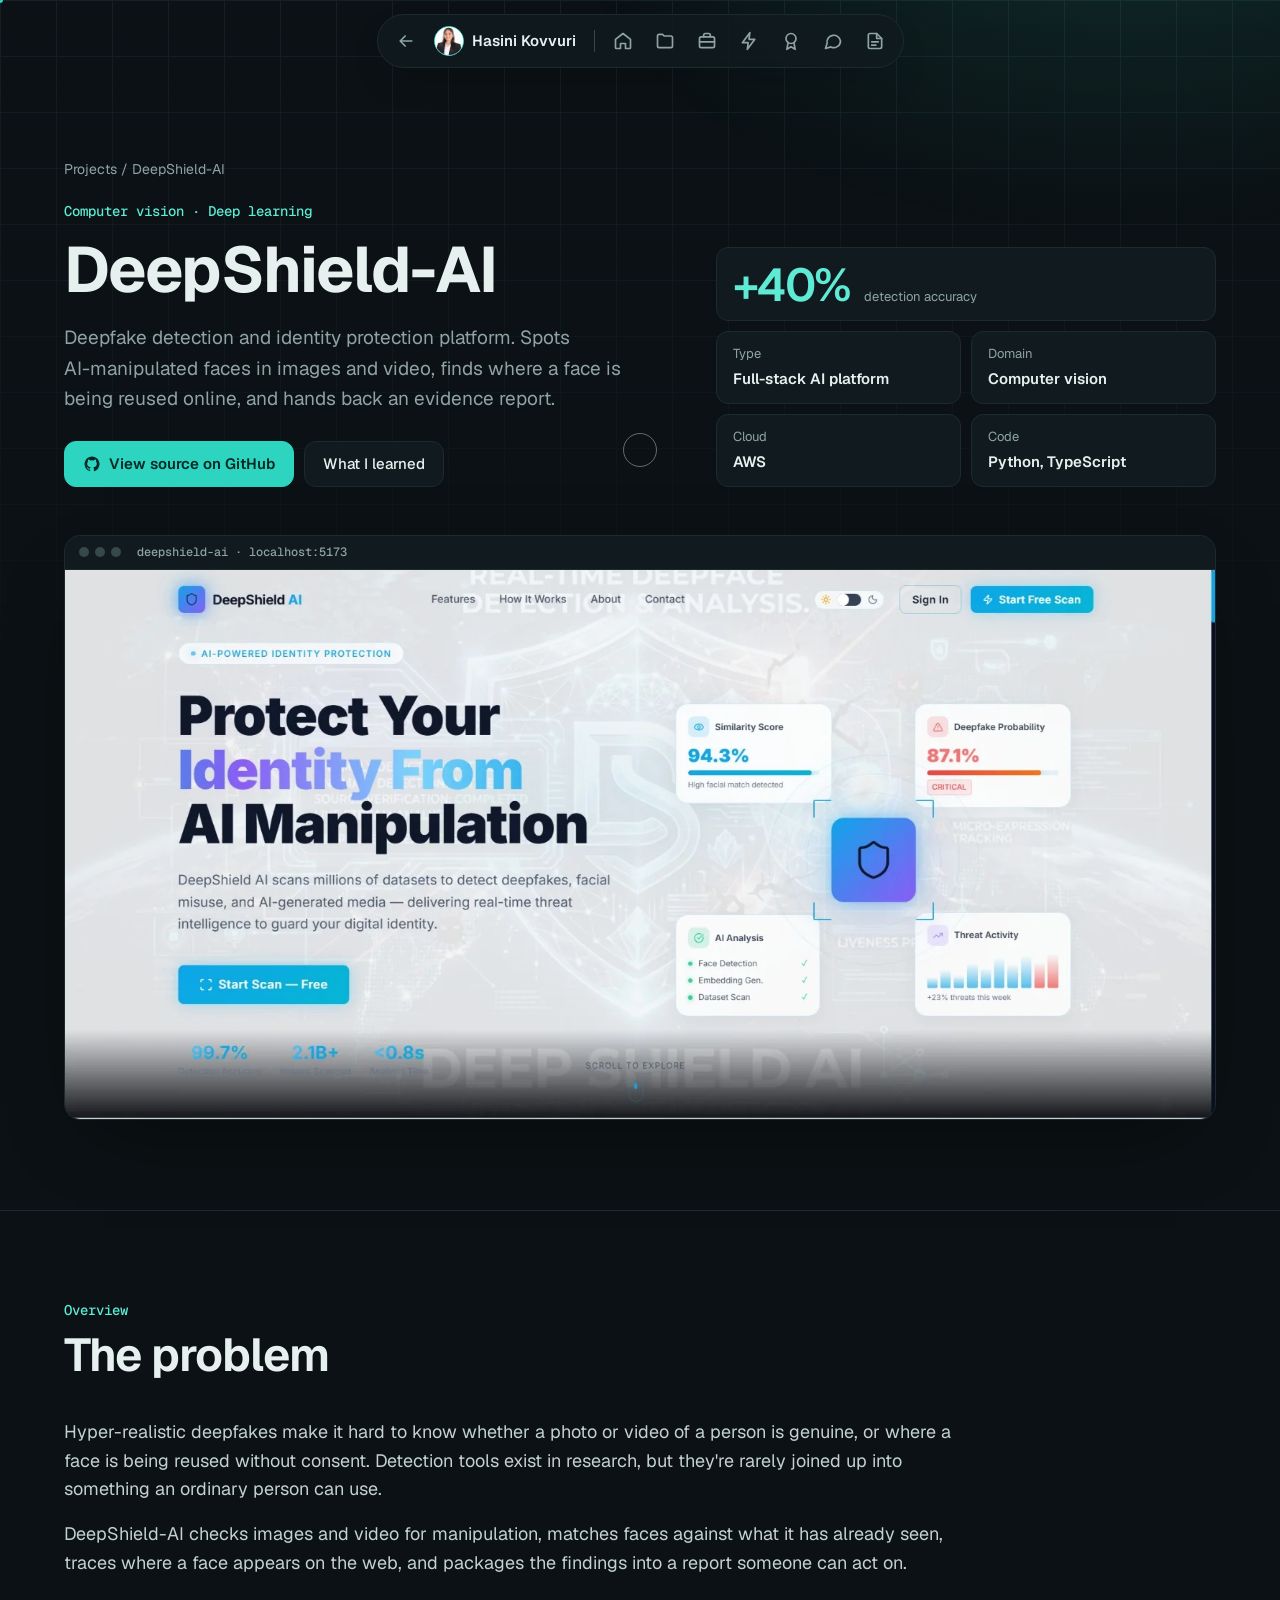
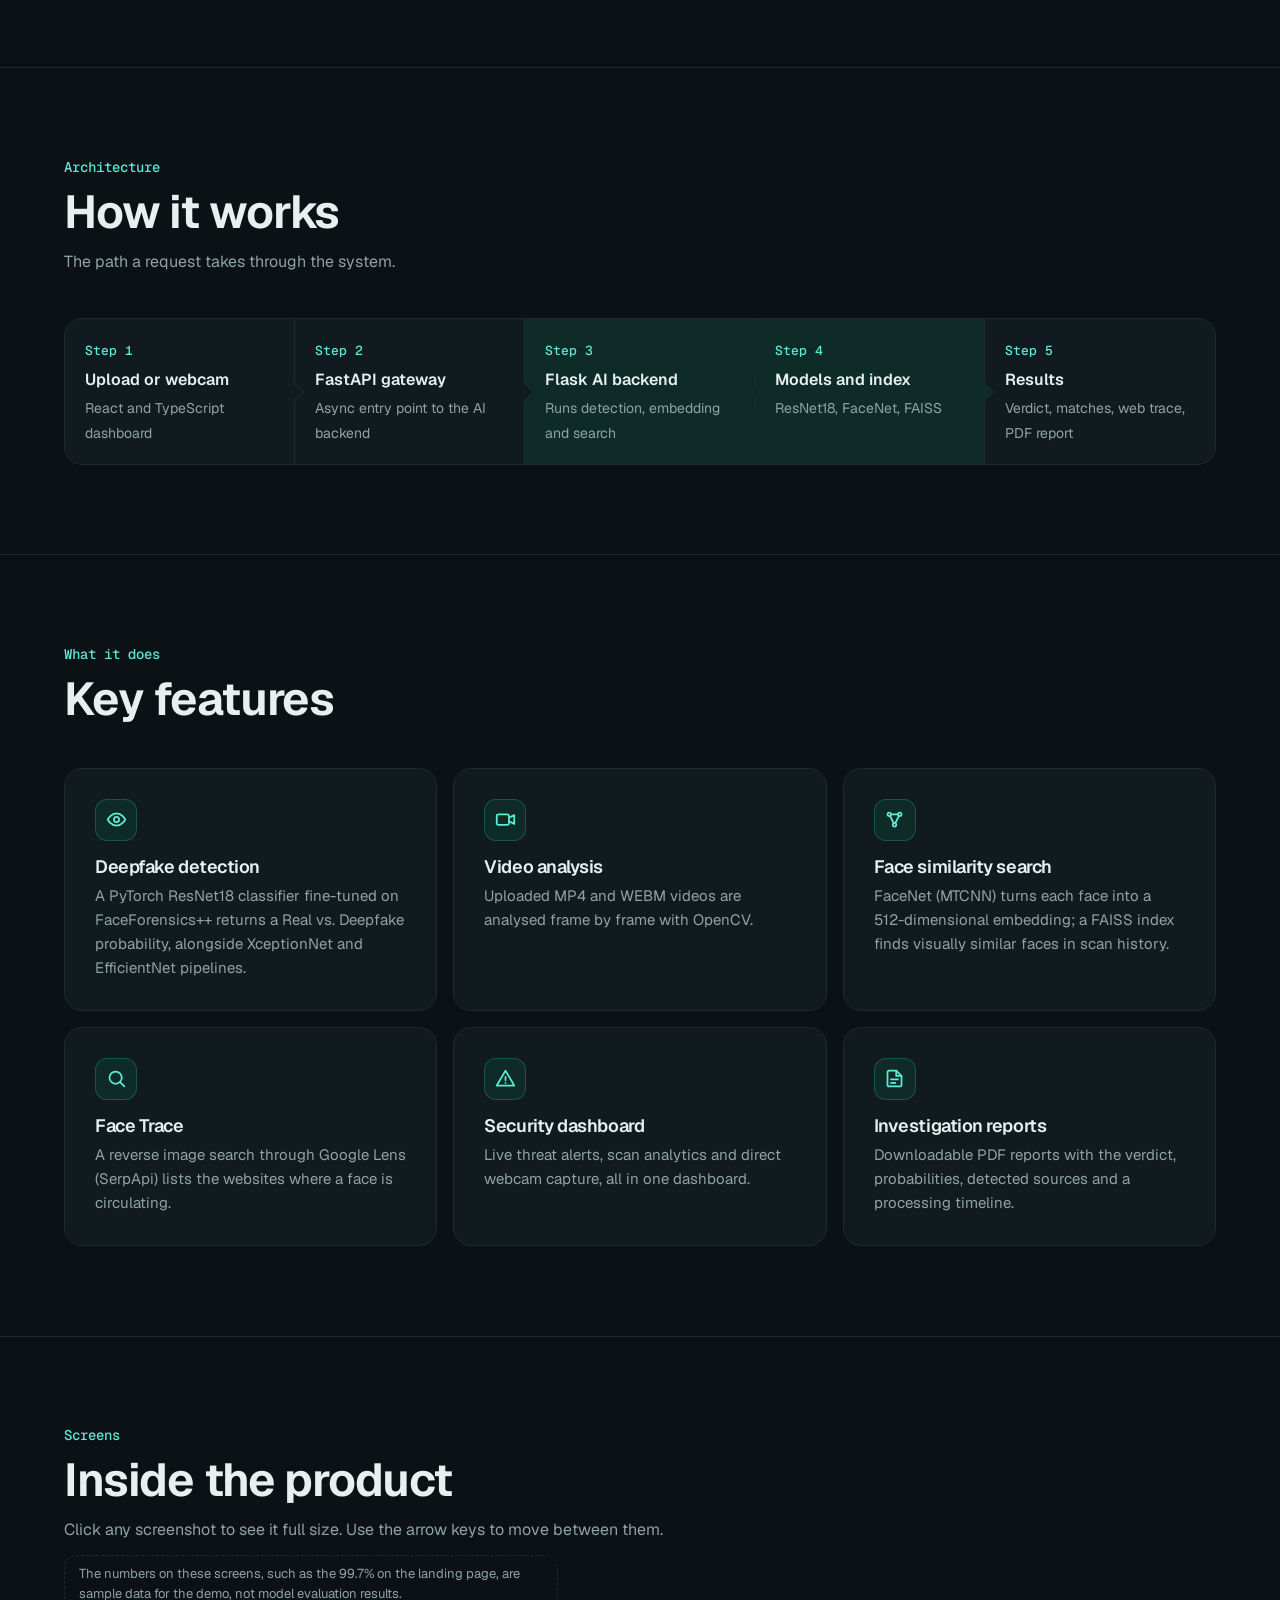
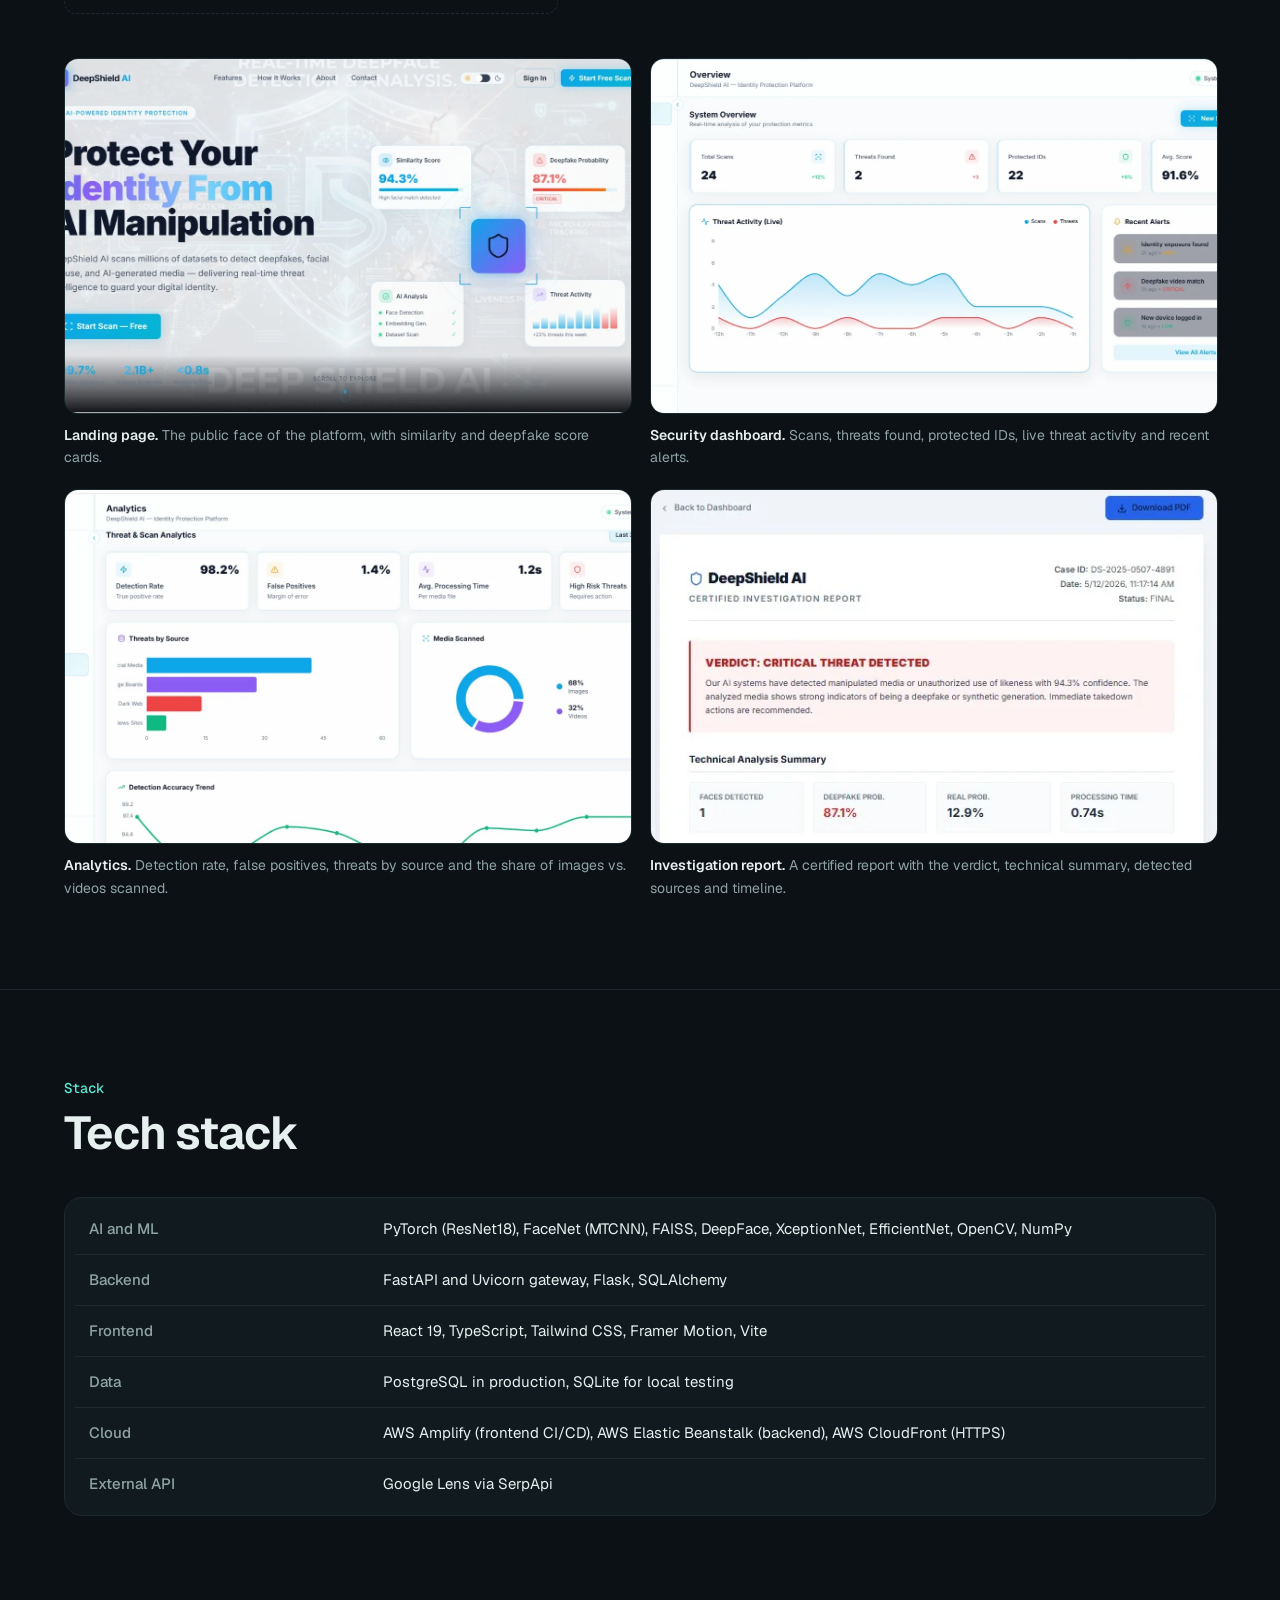
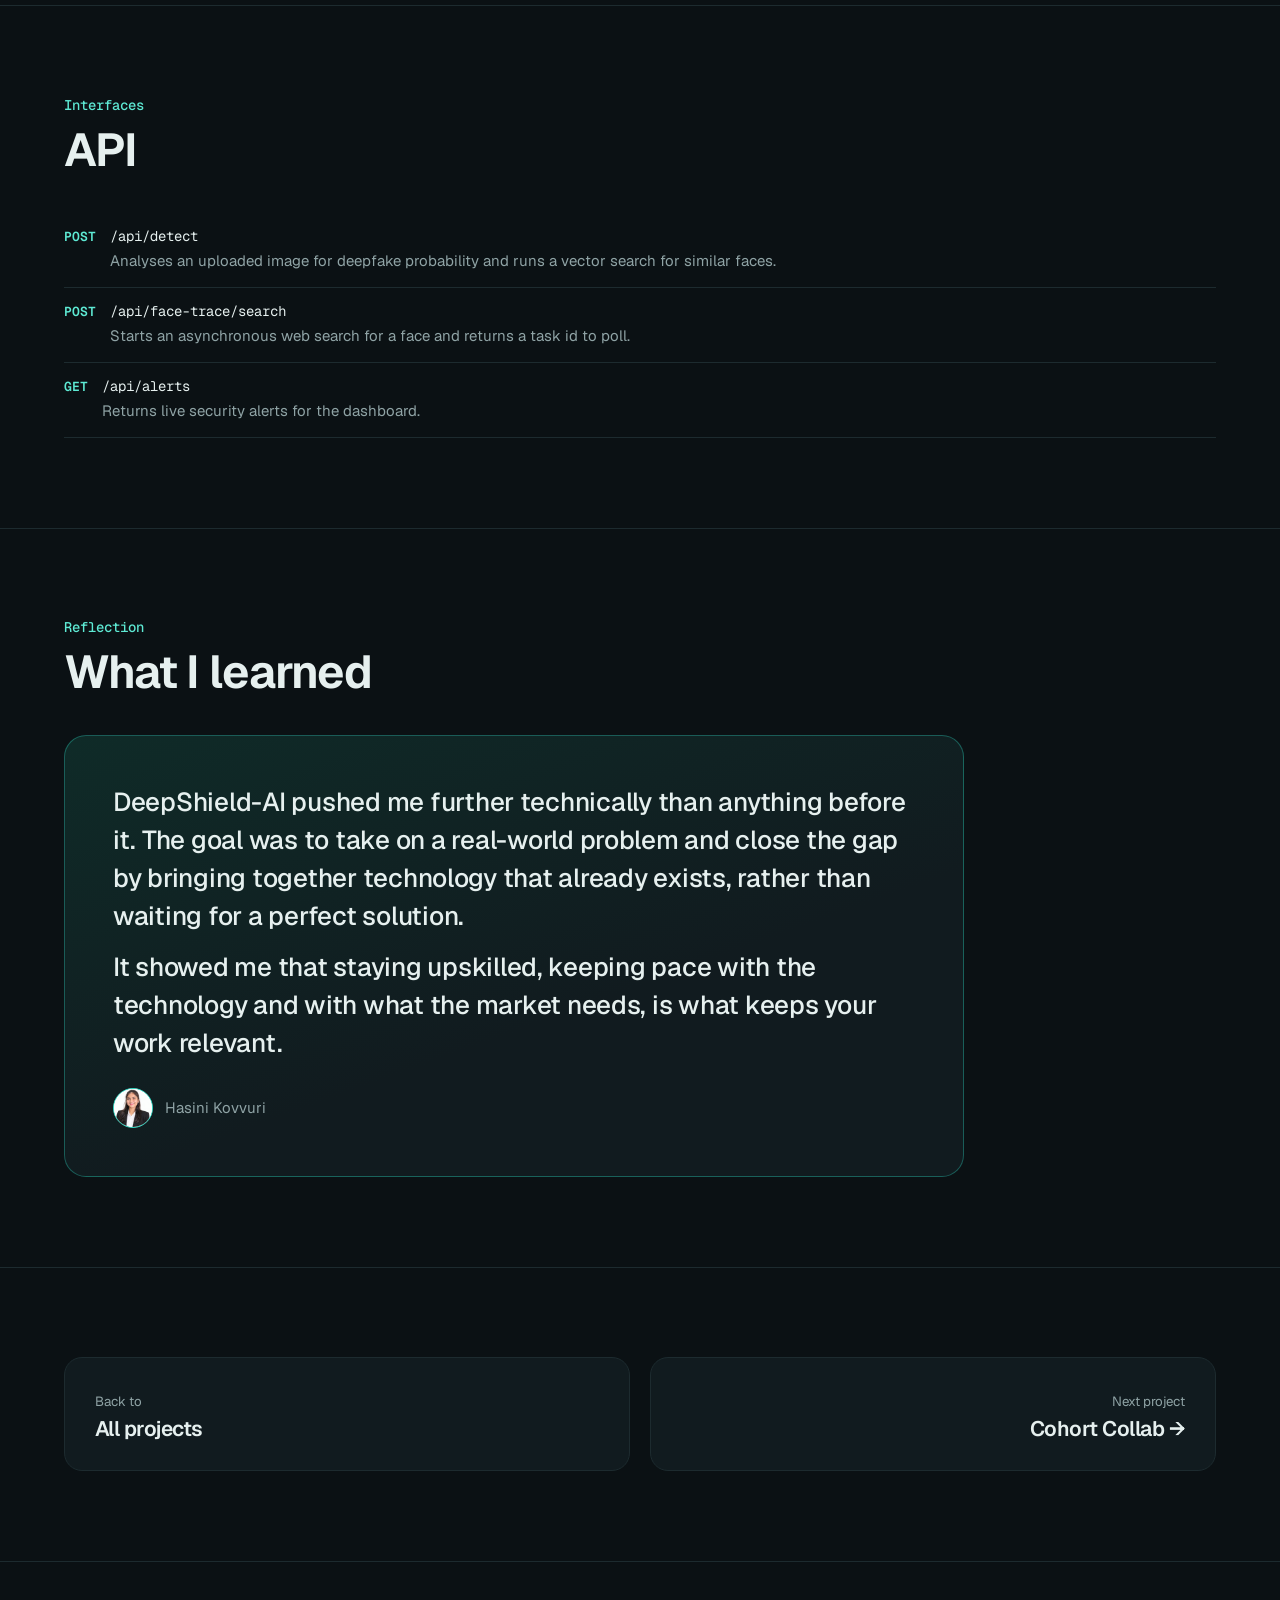
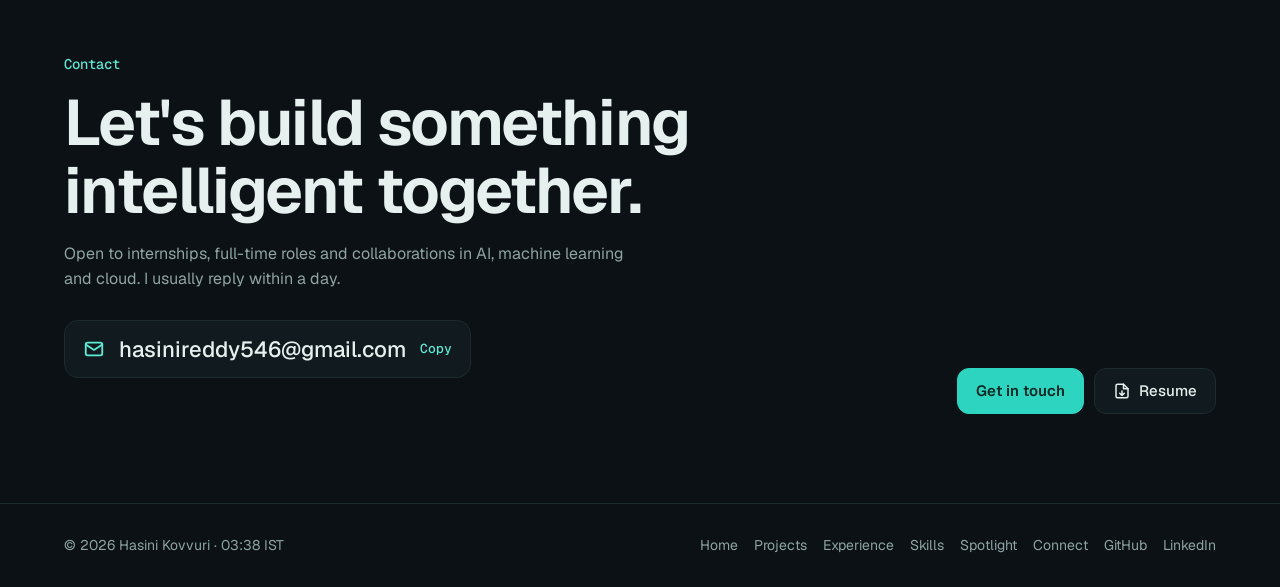
<file: projects/deepshield-ai.html>
<!DOCTYPE html>
<html lang="en">
<head>
<meta charset="utf-8">
<meta name="viewport" content="width=device-width, initial-scale=1">
<title>DeepShield-AI | Hasini Kovvuri</title>
<meta name="description" content="DeepShield-AI: Deepfake detection and identity protection platform. Case study by Hasini Kovvuri.">
<meta name="author" content="Hasini Kovvuri">
<meta name="theme-color" content="#0b1114">
<meta property="og:title" content="DeepShield-AI | Hasini Kovvuri">
<meta property="og:description" content="DeepShield-AI: Deepfake detection and identity protection platform. Case study by Hasini Kovvuri.">
<meta property="og:type" content="website">
<meta property="og:url" content="https://hasini-kovvuri.github.io/projects/deepshield-ai.html">
<meta property="og:image" content="https://hasini-kovvuri.github.io/assets/img/og-avatar.jpg">
<link rel="icon" href="../assets/img/favicon.svg" type="image/svg+xml">
<link rel="preload" href="../assets/fonts/Geist-Variable.woff2" as="font" type="font/woff2" crossorigin>
<link rel="stylesheet" href="../assets/css/style.css">
<script>(function(d){d.classList.add("js");try{localStorage.removeItem("hk-theme")}catch(e){}try{if(sessionStorage.getItem("hk-trans"))d.classList.add("trans-in");if(sessionStorage.getItem("hk-seen")||matchMedia("(prefers-reduced-motion: reduce)").matches)d.classList.add("no-pre")}catch(e){}})(document.documentElement)</script>
</head>
<body>
<a class="skip" href="#main">Skip to content</a>
<div class="veil" aria-hidden="true"></div>
<div class="progress" aria-hidden="true"><i></i></div>
<button class="backfloat" type="button" hidden><svg viewBox="0 0 24 24" fill="none" stroke="currentColor" stroke-width="2" stroke-linecap="round" stroke-linejoin="round" aria-hidden="true"><path d="M12 19V5m-6 6 6-6 6 6"/></svg><span>Back to where you were</span></button>
<header class="nav">
  <div class="pill">
    <a class="backbtn" href="../projects.html" data-back hidden data-tip="Back"><svg viewBox="0 0 24 24" fill="none" stroke="currentColor" stroke-width="2" stroke-linecap="round" stroke-linejoin="round" aria-hidden="true"><path d="M19 12H5m6-6-6 6 6 6"/></svg><span>Back</span></a>
    <a class="brand" href="../index.html#top" aria-label="Hasini Kovvuri, home"><img src="../assets/img/og-avatar.jpg" alt="" width="30" height="30"><span class="bn">Hasini Kovvuri</span></a>
    <span class="sep" aria-hidden="true"></span>
    <nav class="icons" aria-label="Main"><a href="../index.html#top" data-spy="top" data-tip="Home" aria-label="Home"><svg viewBox="0 0 24 24" fill="none" stroke="currentColor" stroke-width="2" stroke-linecap="round" stroke-linejoin="round" aria-hidden="true"><path d="m3 10 9-7 9 7v10a1 1 0 0 1-1 1h-5v-6h-6v6H4a1 1 0 0 1-1-1z"/></svg></a><a href="../index.html#projects" data-spy="projects" data-tip="Projects" aria-label="Projects"><svg viewBox="0 0 24 24" fill="none" stroke="currentColor" stroke-width="2" stroke-linecap="round" stroke-linejoin="round" aria-hidden="true"><path d="M3 6a2 2 0 0 1 2-2h4l2 2h8a2 2 0 0 1 2 2v10a2 2 0 0 1-2 2H5a2 2 0 0 1-2-2z"/></svg></a><a href="../index.html#experience" data-spy="experience" data-tip="Experience" aria-label="Experience"><svg viewBox="0 0 24 24" fill="none" stroke="currentColor" stroke-width="2" stroke-linecap="round" stroke-linejoin="round" aria-hidden="true"><rect x="3" y="7" width="18" height="13" rx="2"/><path d="M8 7V5a2 2 0 0 1 2-2h4a2 2 0 0 1 2 2v2M3 13h18"/></svg></a><a href="../index.html#skills" data-spy="skills" data-tip="Skills" aria-label="Skills"><svg viewBox="0 0 24 24" fill="none" stroke="currentColor" stroke-width="2" stroke-linecap="round" stroke-linejoin="round" aria-hidden="true"><path d="M13 2 4 14h7l-1 8 9-12h-7z"/></svg></a><a href="../index.html#spotlight" data-spy="spotlight" data-tip="Spotlight" aria-label="Spotlight"><svg viewBox="0 0 24 24" fill="none" stroke="currentColor" stroke-width="2" stroke-linecap="round" stroke-linejoin="round" aria-hidden="true"><circle cx="12" cy="9" r="6"/><path d="m8.5 14-1.5 8 5-3 5 3-1.5-8"/></svg></a><a href="../index.html#connect" data-spy="connect" data-tip="Connect" aria-label="Connect"><svg viewBox="0 0 24 24" fill="none" stroke="currentColor" stroke-width="2" stroke-linecap="round" stroke-linejoin="round" aria-hidden="true"><path d="M21 12a8 8 0 0 1-11.6 7.1L3 21l1.9-6.4A8 8 0 1 1 21 12Z"/></svg></a><a href="../assets/Hasini_Kovvuri_Resume.pdf" target="_blank" rel="noopener" data-tip="Resume" aria-label="Resume"><svg viewBox="0 0 24 24" fill="none" stroke="currentColor" stroke-width="2" stroke-linecap="round" stroke-linejoin="round" aria-hidden="true"><path d="M14 3H6a2 2 0 0 0-2 2v14a2 2 0 0 0 2 2h12a2 2 0 0 0 2-2V9z"/><path d="M14 3v6h6M8 13h8M8 17h5"/></svg></a></nav>
  </div>
</header>
<main id="main">
<section class="band flush">
  <div class="wrap">
    <p class="crumbs intro reveal"><a href="../projects.html">Projects</a> / DeepShield-AI</p>
    <div class="casehead">
      <div>
        <span class="label intro reveal">Computer vision · Deep learning</span>
        <h1 class="page intro" data-split style="margin-top:12px">DeepShield-AI</h1>
        <p class="lede intro reveal">Deepfake detection and identity protection platform. Spots AI-manipulated faces in images and video, finds where a face is being reused online, and hands back an evidence report.</p>
        <div class="row intro reveal" style="margin-top:26px"><a class="btn primary" href="https://github.com/Hasini-kovvuri/DeepSheild--AI"><svg viewBox="0 0 24 24" fill="currentColor" aria-hidden="true"><path d="M12 2a10 10 0 0 0-3.16 19.49c.5.09.68-.22.68-.48v-1.7c-2.78.6-3.37-1.34-3.37-1.34-.45-1.16-1.11-1.47-1.11-1.47-.91-.62.07-.6.07-.6 1 .07 1.53 1.03 1.53 1.03.9 1.52 2.34 1.08 2.91.83.09-.65.35-1.08.63-1.33-2.22-.25-4.55-1.11-4.55-4.94 0-1.09.39-1.98 1.03-2.68-.1-.25-.45-1.27.1-2.64 0 0 .84-.27 2.75 1.02a9.6 9.6 0 0 1 5 0c1.91-1.29 2.75-1.02 2.75-1.02.55 1.37.2 2.39.1 2.64.64.7 1.03 1.59 1.03 2.68 0 3.84-2.34 4.69-4.57 4.93.36.31.68.92.68 1.85v2.75c0 .27.18.58.69.48A10 10 0 0 0 12 2Z"/></svg>View source on GitHub</a><a class="btn" href="#learned">What I learned</a></div>
      </div>
      <dl class="facts intro reveal">
        <div class="big"><dd>+40%</dd><dt>detection accuracy</dt></div>
        <div><dt>Type</dt><dd>Full-stack AI platform</dd></div><div><dt>Domain</dt><dd>Computer vision</dd></div><div><dt>Cloud</dt><dd>AWS</dd></div><div><dt>Code</dt><dd>Python, TypeScript</dd></div>
      </dl>
    </div>
    <figure class="herofig intro reveal"><button type="button" class="herobtn" data-lb="DeepShield-AI: Deepfake detection and identity protection platform" data-cursor="Zoom"><div class="shot"><div class="bar"><i></i><i></i><i></i><span>deepshield-ai · localhost:5173</span></div><img src="../assets/img/work/deepshield-landing.webp" alt="Screenshot of DeepShield-AI" width="1600" height="765"></div></button></figure>
  </div>
</section>

<section class="band">
  <div class="wrap sec">
    <header><span class="label reveal">Overview</span><h2 data-split>The problem</h2></header>
    <div class="prose reveal"><p>Hyper-realistic deepfakes make it hard to know whether a photo or video of a person is genuine, or where a face is being reused without consent. Detection tools exist in research, but they're rarely joined up into something an ordinary person can use.</p><p>DeepShield-AI checks images and video for manipulation, matches faces against what it has already seen, traces where a face appears on the web, and packages the findings into a report someone can act on.</p></div>
  </div>
</section>

<section class="band">
  <div class="wrap">
    <div class="head"><div><span class="label reveal">Architecture</span><h2 data-split>How it works</h2><p class="reveal">The path a request takes through the system.</p></div></div>
    <div class="flow reveal"><div class=""><span class="step">Step 1</span><b>Upload or webcam</b><span>React and TypeScript dashboard</span></div><div class=""><span class="step">Step 2</span><b>FastAPI gateway</b><span>Async entry point to the AI backend</span></div><div class="hot"><span class="step">Step 3</span><b>Flask AI backend</b><span>Runs detection, embedding and search</span></div><div class="hot"><span class="step">Step 4</span><b>Models and index</b><span>ResNet18, FaceNet, FAISS</span></div><div class=""><span class="step">Step 5</span><b>Results</b><span>Verdict, matches, web trace, PDF report</span></div></div>
  </div>
</section>

<section class="band">
  <div class="wrap">
    <div class="head"><div><span class="label reveal">What it does</span><h2 data-split>Key features</h2></div></div>
    <div class="feat"><div class="card tilt reveal"><div class="ic"><svg viewBox="0 0 24 24" fill="none" stroke="currentColor" stroke-width="2" stroke-linecap="round" stroke-linejoin="round" aria-hidden="true"><path d="M2 12s3.6-7 10-7 10 7 10 7-3.6 7-10 7S2 12 2 12Z"/><circle cx="12" cy="12" r="3"/></svg></div><h3>Deepfake detection</h3><p>A PyTorch ResNet18 classifier fine-tuned on FaceForensics++ returns a Real vs. Deepfake probability, alongside XceptionNet and EfficientNet pipelines.</p></div><div class="card tilt reveal"><div class="ic"><svg viewBox="0 0 24 24" fill="none" stroke="currentColor" stroke-width="2" stroke-linecap="round" stroke-linejoin="round" aria-hidden="true"><rect x="2" y="6" width="14" height="12" rx="2"/><path d="m16 10 6-3v10l-6-3"/></svg></div><h3>Video analysis</h3><p>Uploaded MP4 and WEBM videos are analysed frame by frame with OpenCV.</p></div><div class="card tilt reveal"><div class="ic"><svg viewBox="0 0 24 24" fill="none" stroke="currentColor" stroke-width="2" stroke-linecap="round" stroke-linejoin="round" aria-hidden="true"><circle cx="6" cy="6" r="2"/><circle cx="18" cy="6" r="2"/><circle cx="12" cy="18" r="2"/><path d="M8 6h8M7 8l4 8m6-8-4 8"/></svg></div><h3>Face similarity search</h3><p>FaceNet (MTCNN) turns each face into a 512-dimensional embedding; a FAISS index finds visually similar faces in scan history.</p></div><div class="card tilt reveal"><div class="ic"><svg viewBox="0 0 24 24" fill="none" stroke="currentColor" stroke-width="2" stroke-linecap="round" stroke-linejoin="round" aria-hidden="true"><circle cx="11" cy="11" r="7"/><path d="m21 21-4.3-4.3"/></svg></div><h3>Face Trace</h3><p>A reverse image search through Google Lens (SerpApi) lists the websites where a face is circulating.</p></div><div class="card tilt reveal"><div class="ic"><svg viewBox="0 0 24 24" fill="none" stroke="currentColor" stroke-width="2" stroke-linecap="round" stroke-linejoin="round" aria-hidden="true"><path d="M12 3 2 20h20L12 3Z"/><path d="M12 10v4m0 3v.01"/></svg></div><h3>Security dashboard</h3><p>Live threat alerts, scan analytics and direct webcam capture, all in one dashboard.</p></div><div class="card tilt reveal"><div class="ic"><svg viewBox="0 0 24 24" fill="none" stroke="currentColor" stroke-width="2" stroke-linecap="round" stroke-linejoin="round" aria-hidden="true"><path d="M14 3H6a2 2 0 0 0-2 2v14a2 2 0 0 0 2 2h12a2 2 0 0 0 2-2V9z"/><path d="M14 3v6h6M8 13h8M8 17h5"/></svg></div><h3>Investigation reports</h3><p>Downloadable PDF reports with the verdict, probabilities, detected sources and a processing timeline.</p></div></div>
  </div>
</section>

<section class="band">
  <div class="wrap">
    <div class="head"><div><span class="label reveal">Screens</span><h2 data-split>Inside the product</h2><p class="reveal">Click any screenshot to see it full size. Use the arrow keys to move between them.</p><p class="sample reveal">The numbers on these screens, such as the 99.7% on the landing page, are sample data for the demo, not model evaluation results.</p></div></div>
    <div class="gallery"><figure class="reveal"><button type="button" data-lb="The public face of the platform, with similarity and deepfake score cards." data-cursor="Zoom" aria-label="Enlarge: The public face of the platform, with similarity and deepfake score cards."><img src="../assets/img/work/deepshield-landing.webp" alt="DeepShield-AI landing page with similarity and deepfake probability cards" loading="lazy"></button><figcaption><b>Landing page.</b> The public face of the platform, with similarity and deepfake score cards.</figcaption></figure><figure class="reveal"><button type="button" data-lb="Scans, threats found, protected IDs, live threat activity and recent alerts." data-cursor="Zoom" aria-label="Enlarge: Scans, threats found, protected IDs, live threat activity and recent alerts."><img src="../assets/img/work/deepshield-dashboard.webp" alt="DeepShield-AI dashboard with scan totals, threat activity chart and recent alerts" loading="lazy"></button><figcaption><b>Security dashboard.</b> Scans, threats found, protected IDs, live threat activity and recent alerts.</figcaption></figure><figure class="reveal"><button type="button" data-lb="Detection rate, false positives, threats by source and the share of images vs. videos scanned." data-cursor="Zoom" aria-label="Enlarge: Detection rate, false positives, threats by source and the share of images vs. videos scanned."><img src="../assets/img/work/deepshield-analytics.webp" alt="DeepShield-AI analytics with detection rate, threats by source and media scanned" loading="lazy"></button><figcaption><b>Analytics.</b> Detection rate, false positives, threats by source and the share of images vs. videos scanned.</figcaption></figure><figure class="reveal tall"><button type="button" data-lb="A certified report with the verdict, technical summary, detected sources and timeline." data-cursor="Zoom" aria-label="Enlarge: A certified report with the verdict, technical summary, detected sources and timeline."><img src="../assets/img/work/deepshield-report.webp" alt="DeepShield-AI investigation report showing a critical threat verdict" loading="lazy"></button><figcaption><b>Investigation report.</b> A certified report with the verdict, technical summary, detected sources and timeline.</figcaption></figure></div>
  </div>
</section>

<section class="band">
  <div class="wrap sec">
    <header><span class="label reveal">Stack</span><h2 data-split>Tech stack</h2></header>
    <div class="card scroll reveal" style="padding:6px 10px"><table class="spec"><tr><th scope="row">AI and ML</th><td>PyTorch (ResNet18), FaceNet (MTCNN), FAISS, DeepFace, XceptionNet, EfficientNet, OpenCV, NumPy</td></tr><tr><th scope="row">Backend</th><td>FastAPI and Uvicorn gateway, Flask, SQLAlchemy</td></tr><tr><th scope="row">Frontend</th><td>React 19, TypeScript, Tailwind CSS, Framer Motion, Vite</td></tr><tr><th scope="row">Data</th><td>PostgreSQL in production, SQLite for local testing</td></tr><tr><th scope="row">Cloud</th><td>AWS Amplify (frontend CI/CD), AWS Elastic Beanstalk (backend), AWS CloudFront (HTTPS)</td></tr><tr><th scope="row">External API</th><td>Google Lens via SerpApi</td></tr></table></div>
  </div>
</section>
<section class="band">
  <div class="wrap sec">
    <header><span class="label reveal">Interfaces</span><h2 data-split>API</h2></header>
    <div class="reveal">
      <div class="endpoint"><span class="verb">POST</span><span class="code">/api/detect</span><span>Analyses an uploaded image for deepfake probability and runs a vector search for similar faces.</span></div>
      <div class="endpoint"><span class="verb">POST</span><span class="code">/api/face-trace/search</span><span>Starts an asynchronous web search for a face and returns a task id to poll.</span></div>
      <div class="endpoint"><span class="verb">GET</span><span class="code">/api/alerts</span><span>Returns live security alerts for the dashboard.</span></div>
    </div>
  </div>
</section>
<section class="band" id="learned">
  <div class="wrap sec">
    <header><span class="label reveal">Reflection</span><h2 data-split>What I learned</h2></header>
    <div class="learn reveal"><blockquote><p>DeepShield-AI pushed me further technically than anything before it. The goal was to take on a real-world problem and close the gap by bringing together technology that already exists, rather than waiting for a perfect solution.</p><p>It showed me that staying upskilled, keeping pace with the technology and with what the market needs, is what keeps your work relevant.</p></blockquote><div class="who"><img src="../assets/img/og-avatar.jpg" alt="">Hasini Kovvuri</div></div>
  </div>
</section>

<section class="band">
  <div class="wrap next">
    <a class="card tilt reveal" href="../projects.html"><small>Back to</small><h3 style="margin-top:4px">All projects</h3></a>
    <a class="card tilt reveal d1" href="cohort-collab.html" style="text-align:right"><small>Next project</small><h3 style="margin-top:4px">Cohort Collab →</h3></a>
  </div>
</section>
<section class="band close" id="contact-cta">
  <div class="wrap">
    <div>
      <span class="label reveal">Contact</span>
      <h2 data-split style="margin-top:12px">Let's build something intelligent together.</h2>
      <p class="reveal">Open to internships, full-time roles and collaborations in AI, machine learning and cloud. I usually reply within a day.</p>
      <button class="mailcopy reveal" type="button" data-copy="hasinireddy546@gmail.com" data-out="ok-cta" data-cursor="Copy"><svg viewBox="0 0 24 24" fill="none" stroke="currentColor" stroke-width="2" stroke-linecap="round" stroke-linejoin="round" aria-hidden="true"><rect x="3" y="5" width="18" height="14" rx="2"/><path d="m3 7 9 6 9-6"/></svg><span>hasinireddy546@gmail.com</span><em>Copy</em></button>
      <p class="ok" id="ok-cta" aria-live="polite"></p>
    </div>
    <div class="row reveal">
      <a class="btn primary" href="../contact.html">Get in touch</a>
      <a class="btn" href="../assets/Hasini_Kovvuri_Resume.pdf" target="_blank" rel="noopener"><svg viewBox="0 0 24 24" fill="none" stroke="currentColor" stroke-width="2" stroke-linecap="round" stroke-linejoin="round" aria-hidden="true"><path d="M14 3H6a2 2 0 0 0-2 2v14a2 2 0 0 0 2 2h12a2 2 0 0 0 2-2V9z"/><path d="M14 3v6h6M12 12v6m-3-3 3 3 3-3"/></svg>Resume</a>
    </div>
  </div>
</section>
</main>
<footer class="foot">
  <div class="wrap">
    <span>© <span data-year>2026</span> Hasini Kovvuri · <span data-clock></span></span>
    <nav aria-label="Footer"><a href="../index.html#top">Home</a><a href="../index.html#projects">Projects</a><a href="../index.html#experience">Experience</a><a href="../index.html#skills">Skills</a><a href="../index.html#spotlight">Spotlight</a><a href="../index.html#connect">Connect</a><a href="https://github.com/Hasini-kovvuri">GitHub</a><a href="https://www.linkedin.com/in/hasini-kovvuri-9ab071291/">LinkedIn</a></nav>
  </div>
</footer>

<script src="../assets/js/main.js"></script>
</body>
</html>
</file>
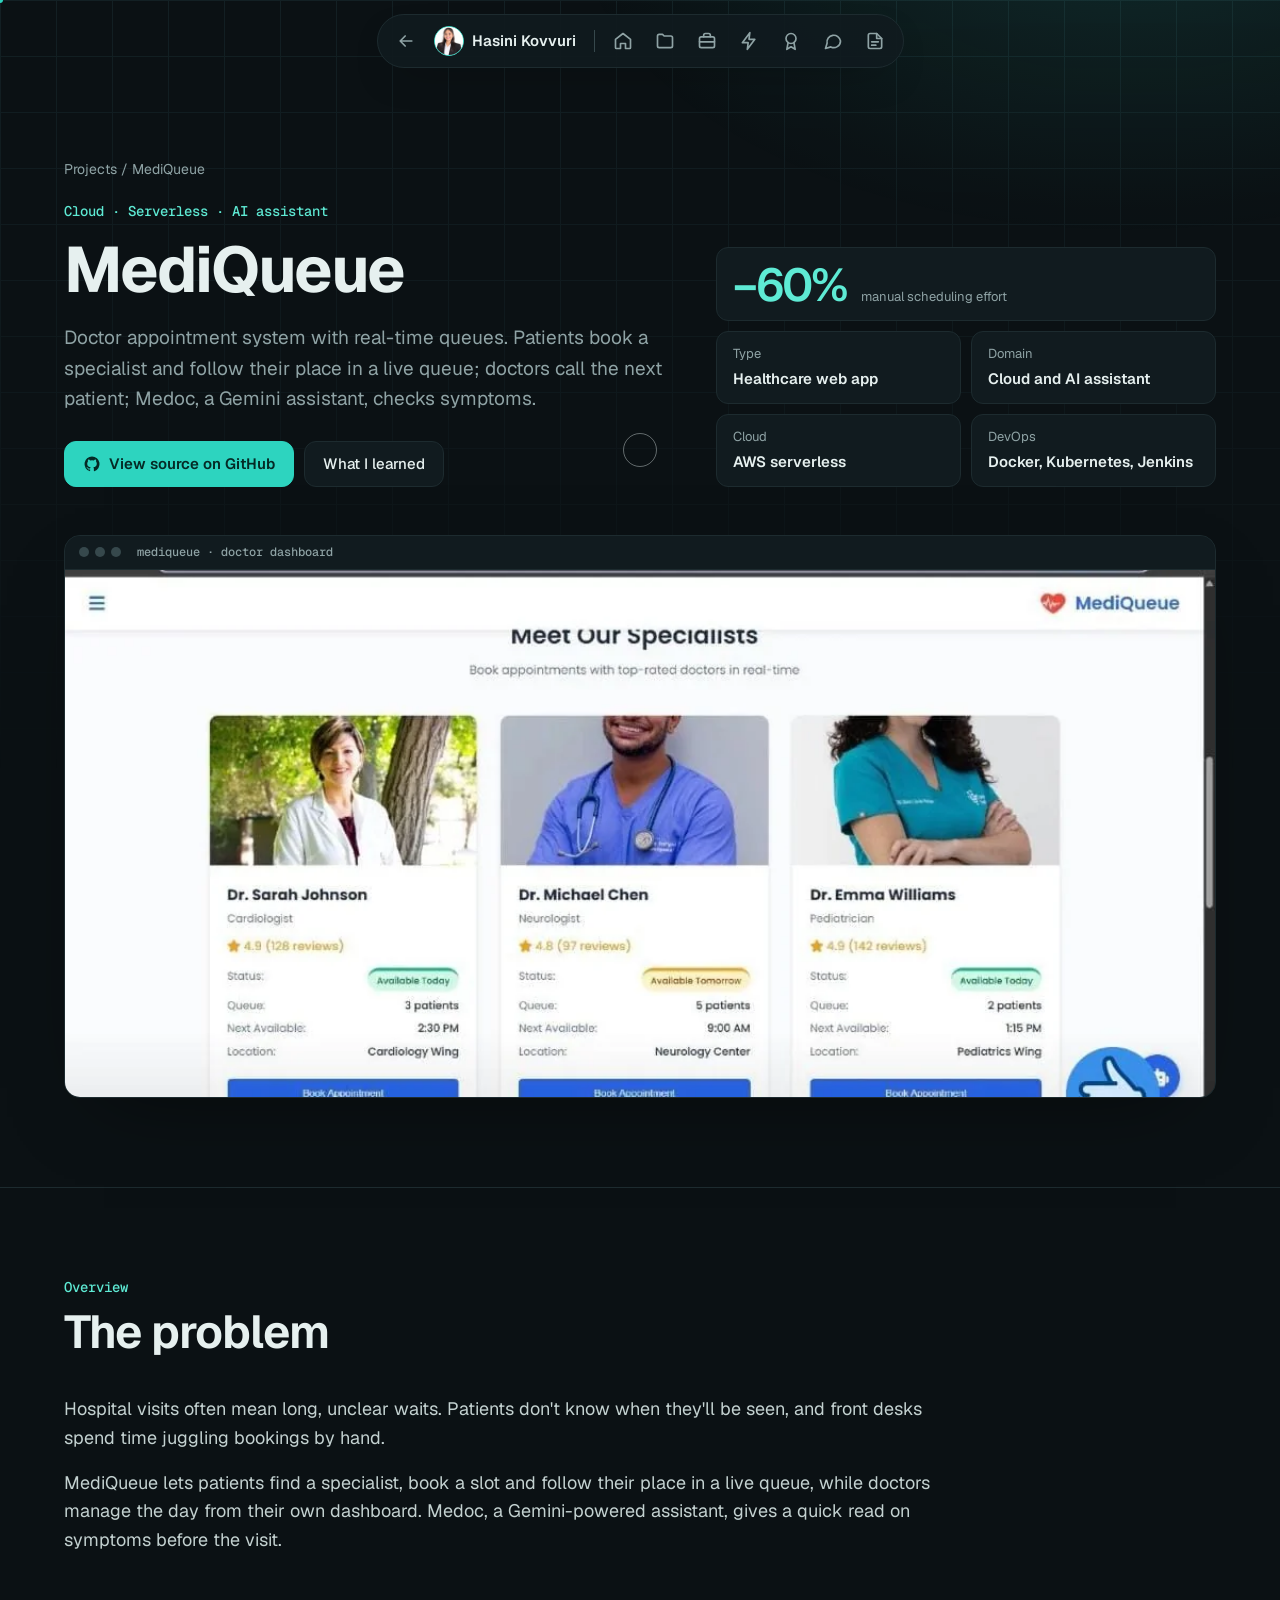
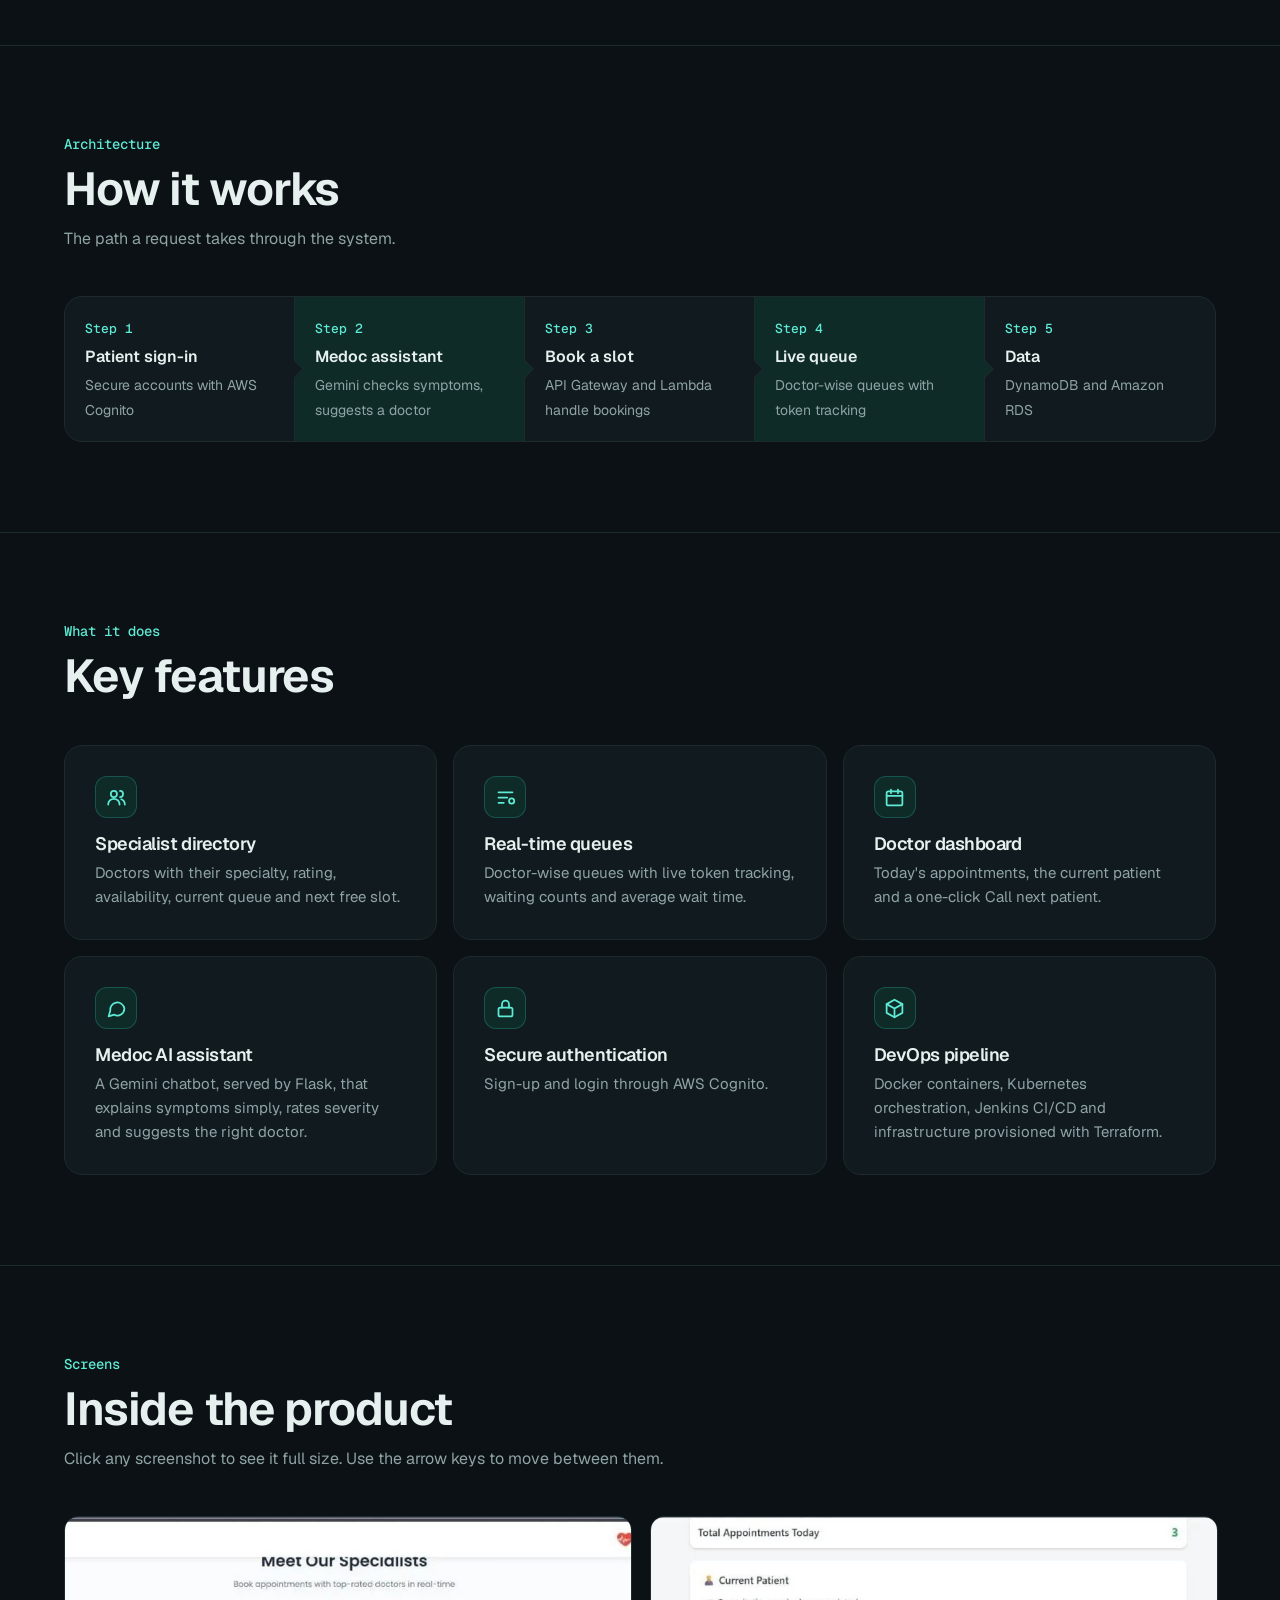
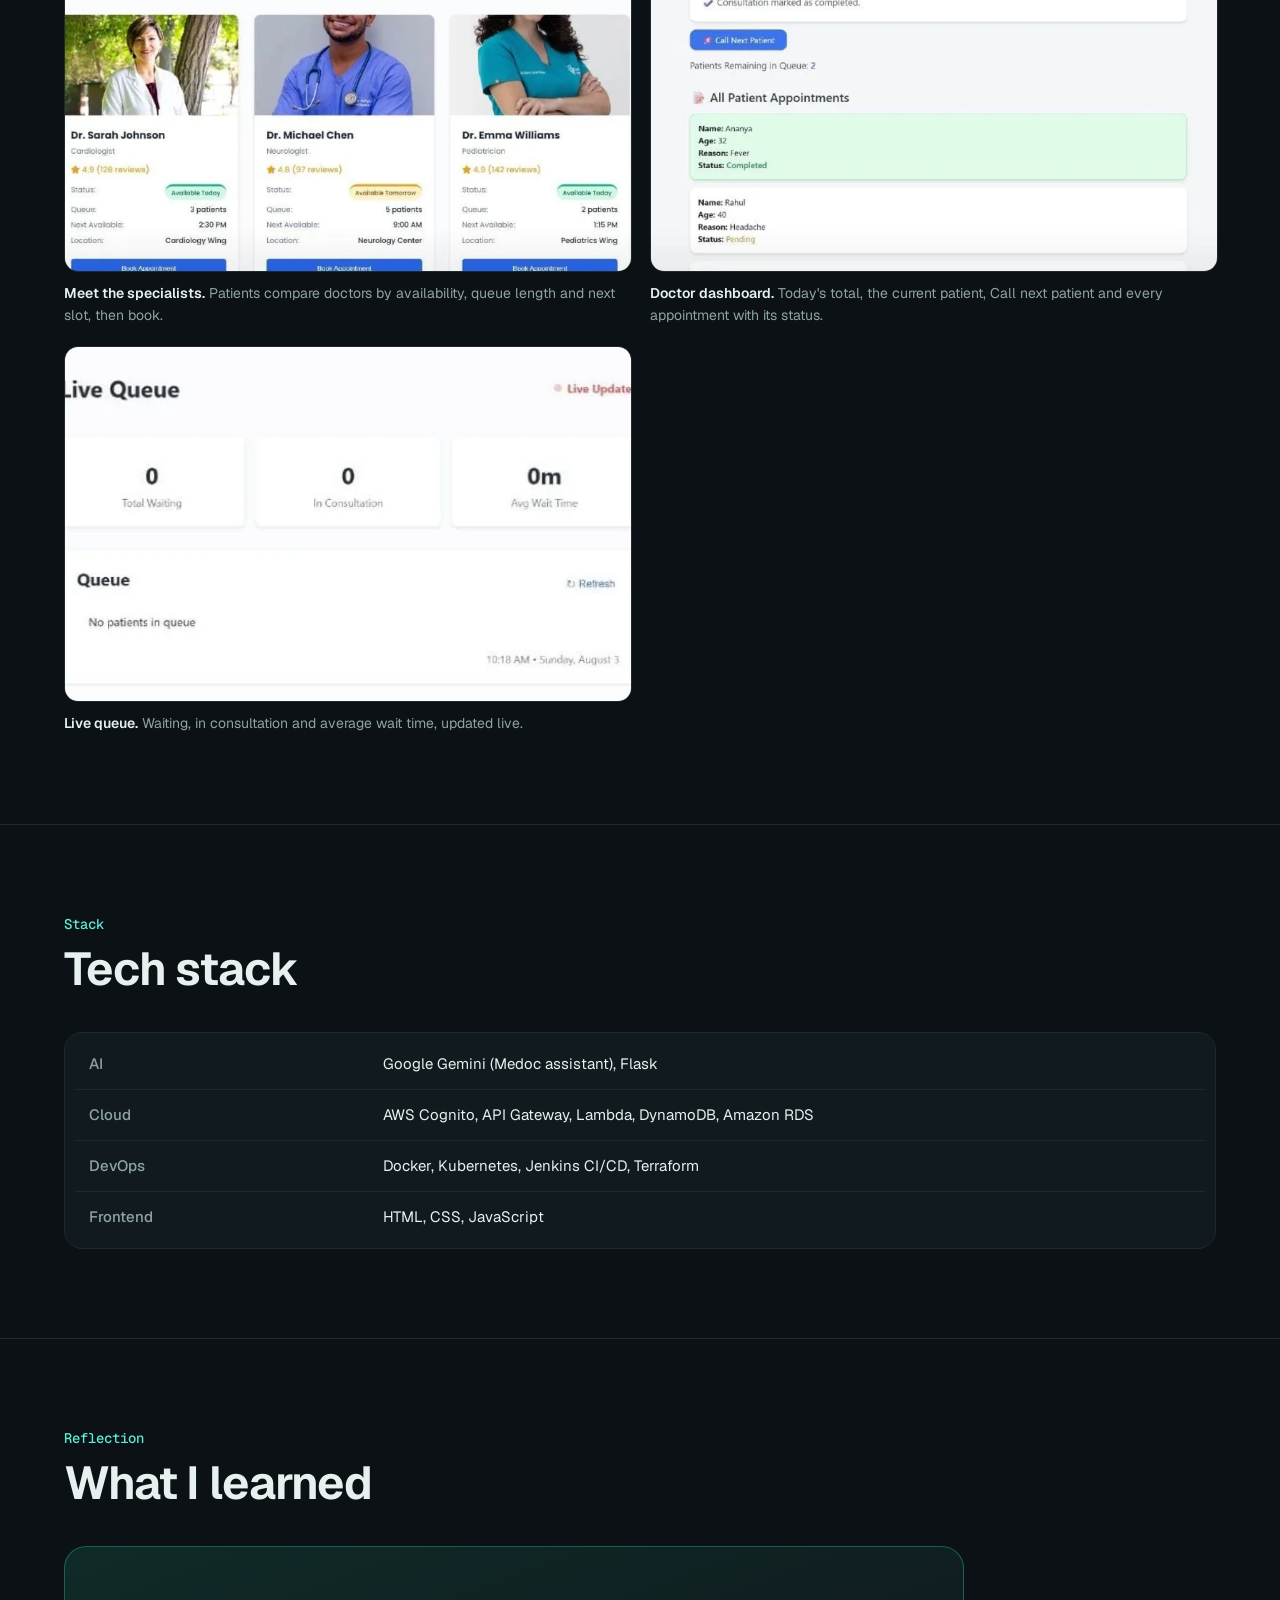
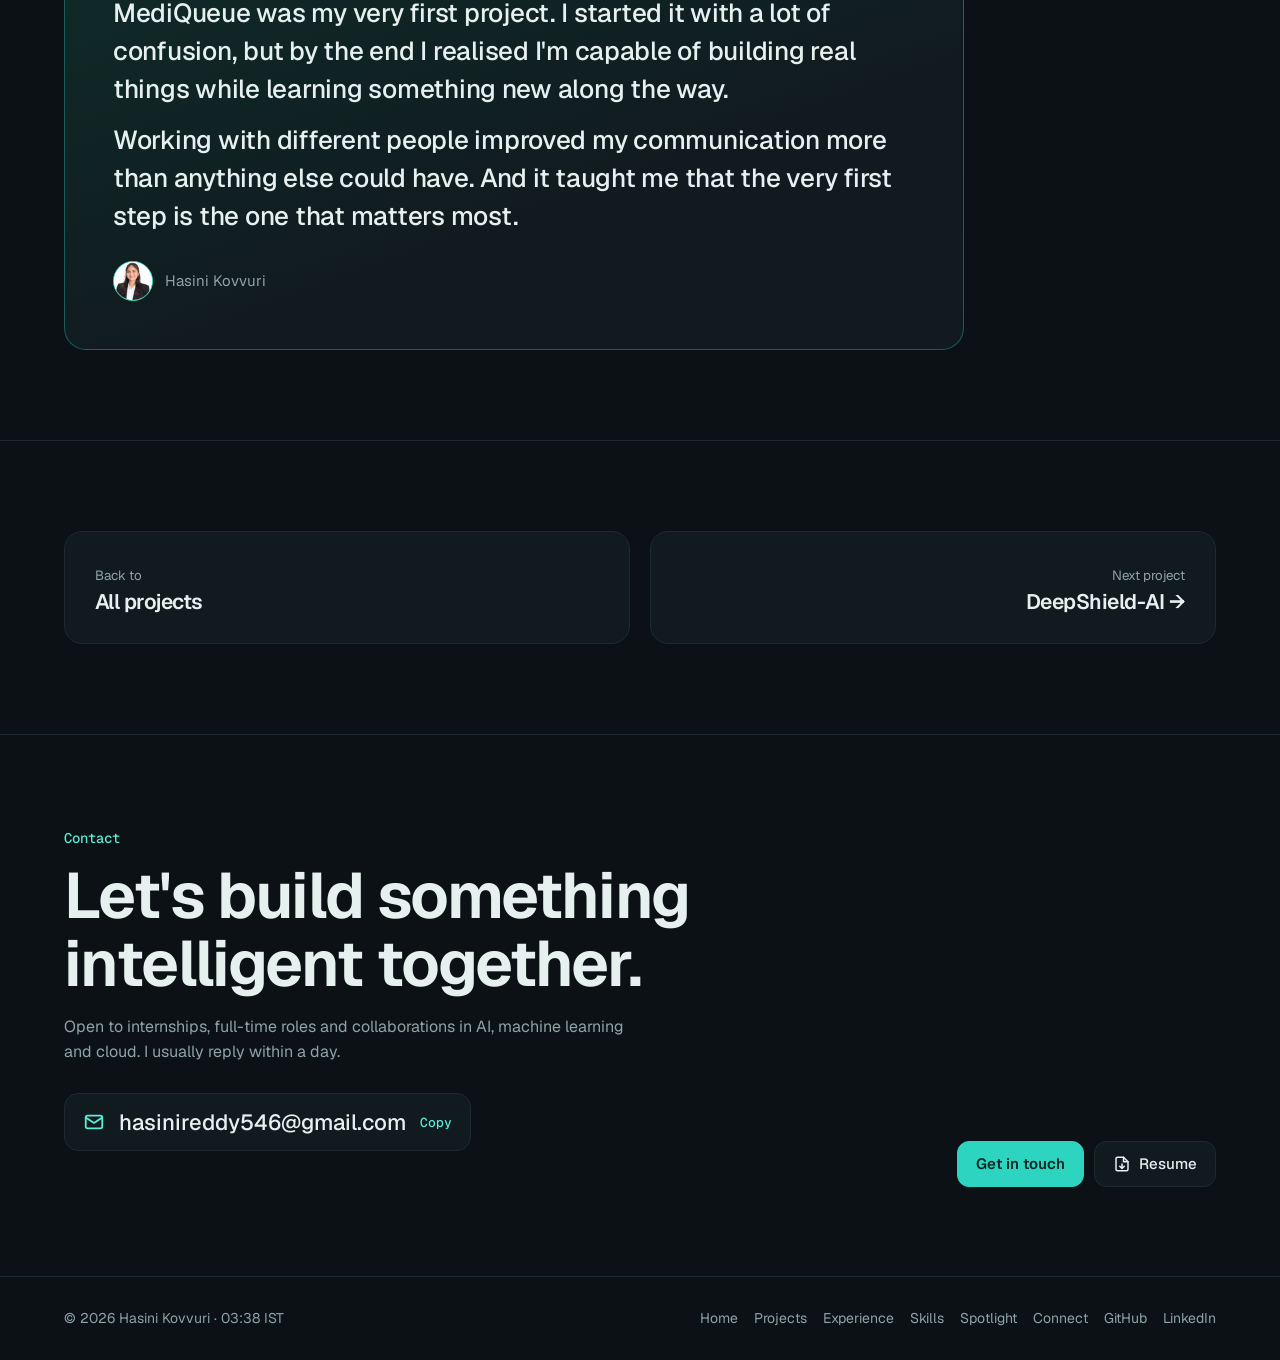
<file: projects/mediqueue.html>
<!DOCTYPE html>
<html lang="en">
<head>
<meta charset="utf-8">
<meta name="viewport" content="width=device-width, initial-scale=1">
<title>MediQueue | Hasini Kovvuri</title>
<meta name="description" content="MediQueue: Doctor appointment system with real-time queues. Case study by Hasini Kovvuri.">
<meta name="author" content="Hasini Kovvuri">
<meta name="theme-color" content="#0b1114">
<meta property="og:title" content="MediQueue | Hasini Kovvuri">
<meta property="og:description" content="MediQueue: Doctor appointment system with real-time queues. Case study by Hasini Kovvuri.">
<meta property="og:type" content="website">
<meta property="og:url" content="https://hasini-kovvuri.github.io/projects/mediqueue.html">
<meta property="og:image" content="https://hasini-kovvuri.github.io/assets/img/og-avatar.jpg">
<link rel="icon" href="../assets/img/favicon.svg" type="image/svg+xml">
<link rel="preload" href="../assets/fonts/Geist-Variable.woff2" as="font" type="font/woff2" crossorigin>
<link rel="stylesheet" href="../assets/css/style.css">
<script>(function(d){d.classList.add("js");try{localStorage.removeItem("hk-theme")}catch(e){}try{if(sessionStorage.getItem("hk-trans"))d.classList.add("trans-in");if(sessionStorage.getItem("hk-seen")||matchMedia("(prefers-reduced-motion: reduce)").matches)d.classList.add("no-pre")}catch(e){}})(document.documentElement)</script>
</head>
<body>
<a class="skip" href="#main">Skip to content</a>
<div class="veil" aria-hidden="true"></div>
<div class="progress" aria-hidden="true"><i></i></div>
<button class="backfloat" type="button" hidden><svg viewBox="0 0 24 24" fill="none" stroke="currentColor" stroke-width="2" stroke-linecap="round" stroke-linejoin="round" aria-hidden="true"><path d="M12 19V5m-6 6 6-6 6 6"/></svg><span>Back to where you were</span></button>
<header class="nav">
  <div class="pill">
    <a class="backbtn" href="../projects.html" data-back hidden data-tip="Back"><svg viewBox="0 0 24 24" fill="none" stroke="currentColor" stroke-width="2" stroke-linecap="round" stroke-linejoin="round" aria-hidden="true"><path d="M19 12H5m6-6-6 6 6 6"/></svg><span>Back</span></a>
    <a class="brand" href="../index.html#top" aria-label="Hasini Kovvuri, home"><img src="../assets/img/og-avatar.jpg" alt="" width="30" height="30"><span class="bn">Hasini Kovvuri</span></a>
    <span class="sep" aria-hidden="true"></span>
    <nav class="icons" aria-label="Main"><a href="../index.html#top" data-spy="top" data-tip="Home" aria-label="Home"><svg viewBox="0 0 24 24" fill="none" stroke="currentColor" stroke-width="2" stroke-linecap="round" stroke-linejoin="round" aria-hidden="true"><path d="m3 10 9-7 9 7v10a1 1 0 0 1-1 1h-5v-6h-6v6H4a1 1 0 0 1-1-1z"/></svg></a><a href="../index.html#projects" data-spy="projects" data-tip="Projects" aria-label="Projects"><svg viewBox="0 0 24 24" fill="none" stroke="currentColor" stroke-width="2" stroke-linecap="round" stroke-linejoin="round" aria-hidden="true"><path d="M3 6a2 2 0 0 1 2-2h4l2 2h8a2 2 0 0 1 2 2v10a2 2 0 0 1-2 2H5a2 2 0 0 1-2-2z"/></svg></a><a href="../index.html#experience" data-spy="experience" data-tip="Experience" aria-label="Experience"><svg viewBox="0 0 24 24" fill="none" stroke="currentColor" stroke-width="2" stroke-linecap="round" stroke-linejoin="round" aria-hidden="true"><rect x="3" y="7" width="18" height="13" rx="2"/><path d="M8 7V5a2 2 0 0 1 2-2h4a2 2 0 0 1 2 2v2M3 13h18"/></svg></a><a href="../index.html#skills" data-spy="skills" data-tip="Skills" aria-label="Skills"><svg viewBox="0 0 24 24" fill="none" stroke="currentColor" stroke-width="2" stroke-linecap="round" stroke-linejoin="round" aria-hidden="true"><path d="M13 2 4 14h7l-1 8 9-12h-7z"/></svg></a><a href="../index.html#spotlight" data-spy="spotlight" data-tip="Spotlight" aria-label="Spotlight"><svg viewBox="0 0 24 24" fill="none" stroke="currentColor" stroke-width="2" stroke-linecap="round" stroke-linejoin="round" aria-hidden="true"><circle cx="12" cy="9" r="6"/><path d="m8.5 14-1.5 8 5-3 5 3-1.5-8"/></svg></a><a href="../index.html#connect" data-spy="connect" data-tip="Connect" aria-label="Connect"><svg viewBox="0 0 24 24" fill="none" stroke="currentColor" stroke-width="2" stroke-linecap="round" stroke-linejoin="round" aria-hidden="true"><path d="M21 12a8 8 0 0 1-11.6 7.1L3 21l1.9-6.4A8 8 0 1 1 21 12Z"/></svg></a><a href="../assets/Hasini_Kovvuri_Resume.pdf" target="_blank" rel="noopener" data-tip="Resume" aria-label="Resume"><svg viewBox="0 0 24 24" fill="none" stroke="currentColor" stroke-width="2" stroke-linecap="round" stroke-linejoin="round" aria-hidden="true"><path d="M14 3H6a2 2 0 0 0-2 2v14a2 2 0 0 0 2 2h12a2 2 0 0 0 2-2V9z"/><path d="M14 3v6h6M8 13h8M8 17h5"/></svg></a></nav>
  </div>
</header>
<main id="main">
<section class="band flush">
  <div class="wrap">
    <p class="crumbs intro reveal"><a href="../projects.html">Projects</a> / MediQueue</p>
    <div class="casehead">
      <div>
        <span class="label intro reveal">Cloud · Serverless · AI assistant</span>
        <h1 class="page intro" data-split style="margin-top:12px">MediQueue</h1>
        <p class="lede intro reveal">Doctor appointment system with real-time queues. Patients book a specialist and follow their place in a live queue; doctors call the next patient; Medoc, a Gemini assistant, checks symptoms.</p>
        <div class="row intro reveal" style="margin-top:26px"><a class="btn primary" href="https://github.com/Hasini-kovvuri/Doctor-Appointment-System--Real-Time-Queues"><svg viewBox="0 0 24 24" fill="currentColor" aria-hidden="true"><path d="M12 2a10 10 0 0 0-3.16 19.49c.5.09.68-.22.68-.48v-1.7c-2.78.6-3.37-1.34-3.37-1.34-.45-1.16-1.11-1.47-1.11-1.47-.91-.62.07-.6.07-.6 1 .07 1.53 1.03 1.53 1.03.9 1.52 2.34 1.08 2.91.83.09-.65.35-1.08.63-1.33-2.22-.25-4.55-1.11-4.55-4.94 0-1.09.39-1.98 1.03-2.68-.1-.25-.45-1.27.1-2.64 0 0 .84-.27 2.75 1.02a9.6 9.6 0 0 1 5 0c1.91-1.29 2.75-1.02 2.75-1.02.55 1.37.2 2.39.1 2.64.64.7 1.03 1.59 1.03 2.68 0 3.84-2.34 4.69-4.57 4.93.36.31.68.92.68 1.85v2.75c0 .27.18.58.69.48A10 10 0 0 0 12 2Z"/></svg>View source on GitHub</a><a class="btn" href="#learned">What I learned</a></div>
      </div>
      <dl class="facts intro reveal">
        <div class="big"><dd>−60%</dd><dt>manual scheduling effort</dt></div>
        <div><dt>Type</dt><dd>Healthcare web app</dd></div><div><dt>Domain</dt><dd>Cloud and AI assistant</dd></div><div><dt>Cloud</dt><dd>AWS serverless</dd></div><div><dt>DevOps</dt><dd>Docker, Kubernetes, Jenkins</dd></div>
      </dl>
    </div>
    <figure class="herofig intro reveal"><button type="button" class="herobtn" data-lb="MediQueue: Doctor appointment system with real-time queues" data-cursor="Zoom"><div class="shot"><div class="bar"><i></i><i></i><i></i><span>mediqueue · doctor dashboard</span></div><img src="../assets/img/work/mediqueue-specialists.webp" alt="Screenshot of MediQueue" width="1600" height="765"></div></button></figure>
  </div>
</section>

<section class="band">
  <div class="wrap sec">
    <header><span class="label reveal">Overview</span><h2 data-split>The problem</h2></header>
    <div class="prose reveal"><p>Hospital visits often mean long, unclear waits. Patients don't know when they'll be seen, and front desks spend time juggling bookings by hand.</p><p>MediQueue lets patients find a specialist, book a slot and follow their place in a live queue, while doctors manage the day from their own dashboard. Medoc, a Gemini-powered assistant, gives a quick read on symptoms before the visit.</p></div>
  </div>
</section>

<section class="band">
  <div class="wrap">
    <div class="head"><div><span class="label reveal">Architecture</span><h2 data-split>How it works</h2><p class="reveal">The path a request takes through the system.</p></div></div>
    <div class="flow reveal"><div class=""><span class="step">Step 1</span><b>Patient sign-in</b><span>Secure accounts with AWS Cognito</span></div><div class="hot"><span class="step">Step 2</span><b>Medoc assistant</b><span>Gemini checks symptoms, suggests a doctor</span></div><div class=""><span class="step">Step 3</span><b>Book a slot</b><span>API Gateway and Lambda handle bookings</span></div><div class="hot"><span class="step">Step 4</span><b>Live queue</b><span>Doctor-wise queues with token tracking</span></div><div class=""><span class="step">Step 5</span><b>Data</b><span>DynamoDB and Amazon RDS</span></div></div>
  </div>
</section>

<section class="band">
  <div class="wrap">
    <div class="head"><div><span class="label reveal">What it does</span><h2 data-split>Key features</h2></div></div>
    <div class="feat"><div class="card tilt reveal"><div class="ic"><svg viewBox="0 0 24 24" fill="none" stroke="currentColor" stroke-width="2" stroke-linecap="round" stroke-linejoin="round" aria-hidden="true"><circle cx="9" cy="8" r="3.5"/><path d="M2.5 20a6.5 6.5 0 0 1 13 0M16 4.5a3.5 3.5 0 0 1 0 7M21.5 20a6.5 6.5 0 0 0-4-6"/></svg></div><h3>Specialist directory</h3><p>Doctors with their specialty, rating, availability, current queue and next free slot.</p></div><div class="card tilt reveal"><div class="ic"><svg viewBox="0 0 24 24" fill="none" stroke="currentColor" stroke-width="2" stroke-linecap="round" stroke-linejoin="round" aria-hidden="true"><path d="M4 6h16M4 12h10M4 18h6"/><circle cx="19" cy="16" r="3"/></svg></div><h3>Real-time queues</h3><p>Doctor-wise queues with live token tracking, waiting counts and average wait time.</p></div><div class="card tilt reveal"><div class="ic"><svg viewBox="0 0 24 24" fill="none" stroke="currentColor" stroke-width="2" stroke-linecap="round" stroke-linejoin="round" aria-hidden="true"><rect x="3" y="5" width="18" height="16" rx="2"/><path d="M3 10h18M8 3v4m8-4v4"/></svg></div><h3>Doctor dashboard</h3><p>Today's appointments, the current patient and a one-click Call next patient.</p></div><div class="card tilt reveal"><div class="ic"><svg viewBox="0 0 24 24" fill="none" stroke="currentColor" stroke-width="2" stroke-linecap="round" stroke-linejoin="round" aria-hidden="true"><path d="M21 12a8 8 0 0 1-11.6 7.1L3 21l1.9-6.4A8 8 0 1 1 21 12Z"/></svg></div><h3>Medoc AI assistant</h3><p>A Gemini chatbot, served by Flask, that explains symptoms simply, rates severity and suggests the right doctor.</p></div><div class="card tilt reveal"><div class="ic"><svg viewBox="0 0 24 24" fill="none" stroke="currentColor" stroke-width="2" stroke-linecap="round" stroke-linejoin="round" aria-hidden="true"><rect x="4" y="11" width="16" height="10" rx="2"/><path d="M8 11V7a4 4 0 0 1 8 0v4"/></svg></div><h3>Secure authentication</h3><p>Sign-up and login through AWS Cognito.</p></div><div class="card tilt reveal"><div class="ic"><svg viewBox="0 0 24 24" fill="none" stroke="currentColor" stroke-width="2" stroke-linecap="round" stroke-linejoin="round" aria-hidden="true"><path d="m12 2 9 5v10l-9 5-9-5V7z"/><path d="m3 7 9 5 9-5M12 12v10"/></svg></div><h3>DevOps pipeline</h3><p>Docker containers, Kubernetes orchestration, Jenkins CI/CD and infrastructure provisioned with Terraform.</p></div></div>
  </div>
</section>

<section class="band">
  <div class="wrap">
    <div class="head"><div><span class="label reveal">Screens</span><h2 data-split>Inside the product</h2><p class="reveal">Click any screenshot to see it full size. Use the arrow keys to move between them.</p></div></div>
    <div class="gallery"><figure class="reveal"><button type="button" data-lb="Patients compare doctors by availability, queue length and next slot, then book." data-cursor="Zoom" aria-label="Enlarge: Patients compare doctors by availability, queue length and next slot, then book."><img src="../assets/img/work/mediqueue-specialists.webp" alt="MediQueue specialists page with three doctor cards" loading="lazy"></button><figcaption><b>Meet the specialists.</b> Patients compare doctors by availability, queue length and next slot, then book.</figcaption></figure><figure class="reveal"><button type="button" data-lb="Today's total, the current patient, Call next patient and every appointment with its status." data-cursor="Zoom" aria-label="Enlarge: Today's total, the current patient, Call next patient and every appointment with its status."><img src="../assets/img/work/mediqueue-doctor.webp" alt="MediQueue doctor dashboard with current patient and appointment list" loading="lazy"></button><figcaption><b>Doctor dashboard.</b> Today's total, the current patient, Call next patient and every appointment with its status.</figcaption></figure><figure class="reveal"><button type="button" data-lb="Waiting, in consultation and average wait time, updated live." data-cursor="Zoom" aria-label="Enlarge: Waiting, in consultation and average wait time, updated live."><img src="../assets/img/work/mediqueue-live-queue.webp" alt="MediQueue live queue panel" loading="lazy"></button><figcaption><b>Live queue.</b> Waiting, in consultation and average wait time, updated live.</figcaption></figure></div>
  </div>
</section>

<section class="band">
  <div class="wrap sec">
    <header><span class="label reveal">Stack</span><h2 data-split>Tech stack</h2></header>
    <div class="card scroll reveal" style="padding:6px 10px"><table class="spec"><tr><th scope="row">AI</th><td>Google Gemini (Medoc assistant), Flask</td></tr><tr><th scope="row">Cloud</th><td>AWS Cognito, API Gateway, Lambda, DynamoDB, Amazon RDS</td></tr><tr><th scope="row">DevOps</th><td>Docker, Kubernetes, Jenkins CI/CD, Terraform</td></tr><tr><th scope="row">Frontend</th><td>HTML, CSS, JavaScript</td></tr></table></div>
  </div>
</section>

<section class="band" id="learned">
  <div class="wrap sec">
    <header><span class="label reveal">Reflection</span><h2 data-split>What I learned</h2></header>
    <div class="learn reveal"><blockquote><p>MediQueue was my very first project. I started it with a lot of confusion, but by the end I realised I'm capable of building real things while learning something new along the way.</p><p>Working with different people improved my communication more than anything else could have. And it taught me that the very first step is the one that matters most.</p></blockquote><div class="who"><img src="../assets/img/og-avatar.jpg" alt="">Hasini Kovvuri</div></div>
  </div>
</section>

<section class="band">
  <div class="wrap next">
    <a class="card tilt reveal" href="../projects.html"><small>Back to</small><h3 style="margin-top:4px">All projects</h3></a>
    <a class="card tilt reveal d1" href="deepshield-ai.html" style="text-align:right"><small>Next project</small><h3 style="margin-top:4px">DeepShield-AI →</h3></a>
  </div>
</section>
<section class="band close" id="contact-cta">
  <div class="wrap">
    <div>
      <span class="label reveal">Contact</span>
      <h2 data-split style="margin-top:12px">Let's build something intelligent together.</h2>
      <p class="reveal">Open to internships, full-time roles and collaborations in AI, machine learning and cloud. I usually reply within a day.</p>
      <button class="mailcopy reveal" type="button" data-copy="hasinireddy546@gmail.com" data-out="ok-cta" data-cursor="Copy"><svg viewBox="0 0 24 24" fill="none" stroke="currentColor" stroke-width="2" stroke-linecap="round" stroke-linejoin="round" aria-hidden="true"><rect x="3" y="5" width="18" height="14" rx="2"/><path d="m3 7 9 6 9-6"/></svg><span>hasinireddy546@gmail.com</span><em>Copy</em></button>
      <p class="ok" id="ok-cta" aria-live="polite"></p>
    </div>
    <div class="row reveal">
      <a class="btn primary" href="../contact.html">Get in touch</a>
      <a class="btn" href="../assets/Hasini_Kovvuri_Resume.pdf" target="_blank" rel="noopener"><svg viewBox="0 0 24 24" fill="none" stroke="currentColor" stroke-width="2" stroke-linecap="round" stroke-linejoin="round" aria-hidden="true"><path d="M14 3H6a2 2 0 0 0-2 2v14a2 2 0 0 0 2 2h12a2 2 0 0 0 2-2V9z"/><path d="M14 3v6h6M12 12v6m-3-3 3 3 3-3"/></svg>Resume</a>
    </div>
  </div>
</section>
</main>
<footer class="foot">
  <div class="wrap">
    <span>© <span data-year>2026</span> Hasini Kovvuri · <span data-clock></span></span>
    <nav aria-label="Footer"><a href="../index.html#top">Home</a><a href="../index.html#projects">Projects</a><a href="../index.html#experience">Experience</a><a href="../index.html#skills">Skills</a><a href="../index.html#spotlight">Spotlight</a><a href="../index.html#connect">Connect</a><a href="https://github.com/Hasini-kovvuri">GitHub</a><a href="https://www.linkedin.com/in/hasini-kovvuri-9ab071291/">LinkedIn</a></nav>
  </div>
</footer>

<script src="../assets/js/main.js"></script>
</body>
</html>
</file>
<file: assets/css/style.css>
@font-face{font-family:Geist;src:url(../fonts/Geist-Variable.woff2) format("woff2");font-weight:100 900;font-style:normal;font-display:swap}
@font-face{font-family:"Geist Mono";src:url(../fonts/GeistMono-Variable.woff2) format("woff2");font-weight:100 900;font-style:normal;font-display:swap}
/* VOICE   personal portfolio for placements: calm, precise, confident
   IDEA    an engineer's lab notebook at night: real screens of real builds, one live circuit at the centre
   PICTURE the 3D chip-and-network hero, real project screenshots in device frames, the circuit-board skill map
   COLOUR  Midnight and aqua: deep blue-black ground, near-white ink, one aqua signal; light mode is mist and deep teal
   TYPE    Geist 600-700 for display, Geist 400 for text, Geist Mono for small readouts
   LAYOUT  hero text left with the 3D stage right; ruled full-width bands; content up to 1240px; stacks under 900px */

:root{color-scheme:dark;
  --bg:#0b1114;--bg2:#0e171a;--panel:#111b1f;--panel2:#152226;--ink:#e6f0ef;--ink2:#c3d1d0;--mute:#8fa3a5;--rule:#1d2b2f;--rule2:#36484c;
  --acc:#2dd4bf;--accInk:#5eead4;--onacc:#052a25;--accA:45,212,191;--grid:#132024;--tint:#0f2b28;--shadow:rgba(0,0,0,.6);--grain:.04;
  --ease:cubic-bezier(.16,1,.3,1);--ease2:cubic-bezier(.7,0,.2,1)}

*{box-sizing:border-box;min-width:0}
html{scroll-behavior:smooth;scroll-padding-top:84px}
body{position:relative;margin:0;background:var(--bg);color:var(--ink);font:16px/1.6 Geist,system-ui,-apple-system,"Segoe UI",sans-serif;overflow-x:clip;-webkit-font-smoothing:antialiased}
body::before{content:"";position:absolute;top:0;left:0;right:0;height:1100px;z-index:-1;pointer-events:none;background:radial-gradient(900px 520px at 88% -8%,rgba(var(--accA),.13),transparent 62%),linear-gradient(var(--grid) 1px,transparent 1px) 0 0/56px 56px,linear-gradient(90deg,var(--grid) 1px,transparent 1px) 0 0/56px 56px;mask-image:linear-gradient(#000,transparent 70%);-webkit-mask-image:linear-gradient(#000,transparent 70%)}
main{overflow-x:clip}
a{color:inherit}
img,svg,canvas{max-width:100%;display:block}
::selection{background:var(--acc);color:var(--onacc)}
:focus-visible{outline:2px solid var(--acc);outline-offset:3px;border-radius:4px}
.skip{position:absolute;left:-999px;top:8px;background:var(--acc);color:var(--onacc);padding:8px 14px;border-radius:6px;z-index:90}
.skip:focus{left:12px}
.wrap{max-width:1240px;margin:0 auto}
.band{padding-block:clamp(56px,7vw,112px);padding-left:max(5vw,16px);padding-right:max(5vw,16px);border-top:1px solid var(--rule)}
.band.flush{border-top:0}
.mono{font-family:"Geist Mono",ui-monospace,monospace}
h1,h2,h3{margin:0;letter-spacing:-.025em;line-height:1.06;text-wrap:balance}
h1{font-size:clamp(46px,6.6vw,88px);font-weight:700}
h1.page{font-size:clamp(40px,5.2vw,64px)}
h2{font-size:clamp(30px,3.6vw,48px);font-weight:650}
h3{font-size:21px;font-weight:600}
p{margin:0}
.lede{font-size:19px;color:var(--mute);max-width:38em;margin-top:20px}
.mute{color:var(--mute)}
.label{display:inline-block;font:500 14px "Geist Mono",monospace;color:var(--accInk)}
.head{display:flex;justify-content:space-between;align-items:end;gap:20px;flex-wrap:wrap;margin-bottom:clamp(28px,3.5vw,44px)}
.head p{color:var(--mute);margin-top:12px;max-width:38em}
.head .label{display:block;margin-bottom:12px}
.sec{display:grid;grid-template-columns:minmax(0,1fr);gap:clamp(24px,3vw,40px)}
.sec>header .label{display:block;margin-bottom:12px}
.sec>header p{color:var(--mute);margin-top:12px;max-width:38em}

/* buttons, chips, cards */
.row{display:flex;flex-wrap:wrap;gap:10px}
.btn{display:inline-flex;align-items:center;gap:8px;min-height:46px;padding:0 18px;border-radius:12px;border:1px solid var(--rule);background:var(--panel);text-decoration:none;font:500 15px Geist,sans-serif;color:var(--ink);cursor:pointer;transition:border-color .2s,box-shadow .25s,transform .45s var(--ease),background .2s}
.btn:hover{border-color:var(--rule2)}
.btn.primary{background:var(--acc);color:var(--onacc);border-color:var(--acc);font-weight:600}
.btn.primary:hover{box-shadow:0 0 0 1px rgba(var(--accA),.4),0 12px 34px -10px rgba(var(--accA),.55)}
.btn svg{width:18px;height:18px;flex:none}
.chips{display:flex;flex-wrap:wrap;gap:8px}
.chip{font-size:13px;padding:5px 11px;border-radius:999px;border:1px solid var(--rule);white-space:nowrap;background:var(--panel2);color:var(--ink2);text-decoration:none}
a.chip:hover{border-color:var(--acc);color:var(--ink)}
.card{position:relative;background:var(--panel);border:1px solid var(--rule);border-radius:18px;padding:clamp(20px,2.4vw,30px)}
ul.pts{margin:14px 0 0;padding-left:20px}
ul.pts li{margin:8px 0;color:var(--ink2)}
ul.pts li::marker{color:var(--acc)}
.ic{width:42px;height:42px;border-radius:12px;background:var(--tint);color:var(--accInk);display:grid;place-items:center;margin-bottom:16px;border:1px solid rgba(var(--accA),.25)}
.ic svg{width:21px;height:21px}
.tilt{transform:perspective(900px) rotateX(var(--rx,0deg)) rotateY(var(--ry,0deg));transition:transform .3s ease-out,border-color .2s,box-shadow .3s}
.tilt::before{content:"";position:absolute;inset:0;border-radius:inherit;pointer-events:none;opacity:0;transition:opacity .3s;background:radial-gradient(420px circle at var(--mx,50%) var(--my,50%),rgba(var(--accA),.12),transparent 45%)}
.tilt:hover{border-color:var(--rule2);box-shadow:0 26px 60px -30px var(--shadow)}
.tilt:hover::before{opacity:1}

/* nav */
.progress{position:fixed;top:0;left:0;right:0;height:2px;z-index:40;pointer-events:none}
.progress i{display:block;height:100%;background:var(--acc);transform-origin:0 50%;transform:scaleX(0)}
.nav{position:sticky;top:0;z-index:20;padding:0 max(5vw,16px);border-bottom:1px solid transparent;transition:background .25s,border-color .25s,transform .5s var(--ease)}
.nav.scrolled{background:color-mix(in srgb,var(--bg) 96%,transparent);border-bottom-color:var(--rule)}
.nav.hide{transform:translateY(-100%)}
.nav .wrap{display:flex;align-items:center;gap:14px;min-height:70px}
.brand{display:flex;align-items:center;gap:10px;font-weight:600;text-decoration:none;margin-right:auto;white-space:nowrap;min-width:0;overflow:hidden}
.brand img{flex:none;width:34px;height:34px;border-radius:50%;object-fit:cover;object-position:50% 20%;border:1.5px solid var(--acc);background:#fff}
.nav .clock{font:500 13px "Geist Mono",monospace;color:var(--mute);white-space:nowrap}
.menu{display:flex;gap:2px;align-items:center}
.menu a{text-decoration:none;color:var(--mute);padding:10px 12px;border-radius:10px;font-size:15px;white-space:nowrap;transition:color .15s,background .15s}
.menu a:hover{color:var(--ink);background:var(--panel)}
.menu a[aria-current=page]{color:var(--ink);background:var(--panel);box-shadow:inset 0 0 0 1px var(--rule)}
.menu .cv{margin-left:8px;color:var(--onacc);background:var(--acc);font-weight:600}
.menu .cv:hover{color:var(--onacc);background:var(--acc)}
.backbtn{flex:none;display:inline-flex;align-items:center;gap:8px;height:40px;padding:0 14px 0 10px;border-radius:999px;border:1px solid var(--rule);background:var(--panel);color:var(--ink);text-decoration:none;font:500 14px Geist,sans-serif;white-space:nowrap}
.backbtn svg{width:18px;height:18px;flex:none;transition:transform .35s var(--ease)}
.backbtn:hover{border-color:var(--acc)}
.backbtn:hover svg{transform:translateX(-3px)}
.backbtn[hidden]{display:none}
.toggle{display:none;flex:none;align-items:center;gap:10px;height:44px;padding:0 16px;border:1px solid var(--rule);border-radius:999px;background:var(--panel);color:var(--ink);cursor:pointer;font:500 15px Geist,sans-serif}
.toggle i{display:grid;gap:4px;width:16px}
.toggle i::before,.toggle i::after{content:"";height:1.5px;background:currentColor;transition:transform .4s var(--ease2)}
.menu-open .toggle i::before{transform:translateY(2.75px) rotate(45deg)}
.menu-open .toggle i::after{transform:translateY(-2.75px) rotate(-45deg)}
.overlay{position:fixed;inset:0;z-index:18;background:var(--bg2);display:grid;align-content:center;padding:100px max(5vw,16px) 40px;clip-path:inset(0 0 100% 0);transition:clip-path .8s var(--ease2);visibility:hidden}
.menu-open .overlay{clip-path:inset(0);visibility:visible}
.menu-open body{overflow:hidden}
.overlay nav{display:grid;gap:4px;max-width:1240px;width:100%;margin:0 auto}
.overlay nav a{display:flex;align-items:baseline;gap:18px;text-decoration:none;font:650 clamp(40px,9vw,86px)/1.06 Geist,sans-serif;letter-spacing:-.04em;overflow:hidden}
.overlay nav a small{font:500 14px "Geist Mono",monospace;color:var(--accInk);letter-spacing:0}
.overlay nav a span{display:inline-block;transform:translateY(105%);transition:transform .9s var(--ease) calc(.25s + var(--i)*.06s),color .2s}
.menu-open .overlay nav a span{transform:none}
.overlay nav a:hover span,.overlay nav a[aria-current=page] span{color:var(--accInk)}
.overlay .meta{max-width:1240px;width:100%;margin:40px auto 0;display:flex;justify-content:space-between;gap:16px;flex-wrap:wrap;color:var(--mute);border-top:1px solid var(--rule);padding-top:20px}
.overlay .meta a{text-decoration:none}

/* preloader, veil, cursor, back-to-spot */
.preloader{position:fixed;inset:0;z-index:70;background:var(--bg);display:grid;place-items:center;transition:clip-path 1s var(--ease2);clip-path:inset(0)}
.preloader.done{clip-path:inset(0 0 100% 0)}
.no-pre .preloader{display:none}
.preloader .pin{display:grid;gap:18px;justify-items:center;width:min(320px,70vw)}
.preloader .pk{font:700 64px/1 Geist,sans-serif;letter-spacing:-.04em}
.preloader .pk b{color:var(--acc)}
.preloader .pbar{width:100%;height:2px;background:var(--rule);overflow:hidden}
.preloader .pbar i{display:block;height:100%;background:var(--acc);transform-origin:0 50%;transform:scaleX(0)}
.preloader .prow2{width:100%;display:flex;justify-content:space-between;font:500 13px "Geist Mono",monospace;color:var(--mute)}
.veil{position:fixed;inset:0;z-index:65;pointer-events:none;background:var(--acc);transform:translateY(100%)}
.veil::after{content:"";position:absolute;inset:0;background:var(--bg);transform:translateY(100%);transition:transform .6s var(--ease2) .06s}
.veil.in{transform:none;transition:transform .6s var(--ease2)}
.veil.in::after{transform:none}
.trans-in .veil,.trans-in .veil::after{transform:none;transition:none}
.veil.out{transform:translateY(-100%);transition:transform .8s var(--ease2) .1s}
.veil.out::after{transform:none;transition:none}
.has-cursor,.has-cursor a,.has-cursor button,.has-cursor .stage{cursor:none}
.cur-dot,.cur-ring{position:fixed;left:0;top:0;z-index:80;pointer-events:none;border-radius:50%}
.cur-dot{width:6px;height:6px;margin:-3px 0 0 -3px;background:var(--acc)}
.cur-ring{width:34px;height:34px;margin:-17px 0 0 -17px;border:1px solid color-mix(in srgb,var(--ink) 40%,transparent);display:grid;place-items:center;transition:width .35s var(--ease),height .35s var(--ease),margin .35s var(--ease),background .3s,border-color .3s}
.cur-ring span{font:600 12px Geist,sans-serif;color:var(--onacc);opacity:0;white-space:nowrap}
.cur-ring.big{width:54px;height:54px;margin:-27px 0 0 -27px;border-color:var(--acc);background:rgba(var(--accA),.08)}
.cur-ring.label{width:74px;height:74px;margin:-37px 0 0 -37px;background:var(--acc);border-color:var(--acc)}
.cur-ring.label span{opacity:1}
.cur-ring.press{width:26px;height:26px;margin:-13px 0 0 -13px}
.cur-out .cur-dot,.cur-out .cur-ring{opacity:0}
.backfloat{position:fixed;left:50%;bottom:24px;z-index:30;display:inline-flex;align-items:center;gap:10px;height:46px;padding:0 18px 0 14px;border-radius:999px;border:1px solid var(--acc);background:var(--panel);color:var(--ink);font:500 15px Geist,sans-serif;cursor:pointer;box-shadow:0 16px 40px -16px var(--shadow);transform:translate(-50%,140%);opacity:0;transition:transform .6s var(--ease),opacity .4s}
.backfloat.on{transform:translate(-50%,0);opacity:1}
.backfloat svg{width:18px;height:18px;color:var(--accInk)}
.backfloat[hidden]{display:none}

/* reveals */
.w{display:inline-block}
.w>span{display:inline-block}
.js [data-split] .w>span{opacity:0;transform:translate3d(0,.5em,0);transition:opacity .75s cubic-bezier(.2,.7,.2,1) calc(var(--i,0)*var(--step,34ms)),transform .9s var(--ease) calc(var(--i,0)*var(--step,34ms))}
.js [data-split].in .w>span{opacity:1;transform:none}
@media(prefers-reduced-motion:reduce){.js [data-split] .w>span{opacity:1;transform:none;transition:none}}
.js .reveal{opacity:0;transform:translateY(24px);transition:opacity 1s var(--ease),transform 1.1s var(--ease)}
.js .reveal.in{opacity:1;transform:none}
.js .reveal.d1{transition-delay:.08s}.js .reveal.d2{transition-delay:.16s}.js .reveal.d3{transition-delay:.24s}

/* home hero */
.hero{display:grid;grid-template-columns:minmax(0,1.05fr) minmax(0,1fr);gap:clamp(16px,3vw,48px);align-items:center;min-height:min(calc(100svh - 70px),820px);padding-block:clamp(20px,4vw,48px)}
.status{display:inline-flex;align-items:center;gap:10px;font-size:15px;color:var(--ink2);padding:6px 14px 6px 10px;border:1px solid var(--rule);border-radius:999px;background:var(--panel)}
.status::before{content:"";width:9px;height:9px;border-radius:50%;background:#22c55e;box-shadow:0 0 0 4px rgba(34,197,94,.2)}
.hero h1{margin-top:22px;font-size:clamp(52px,7.4vw,104px);letter-spacing:-.045em}
.hero .sub{font-size:clamp(20px,2.2vw,28px);color:var(--ink2);font-weight:500;letter-spacing:-.015em;line-height:1.3;margin-top:18px;max-width:22em}
.hero .sub b{color:var(--accInk);font-weight:600}
.term{margin-top:22px;font:500 15px "Geist Mono",monospace;color:var(--mute);min-height:1.6em}
.term b{color:var(--accInk);font-weight:500}
.term #typed{color:var(--ink2)}
.term #typed::after{content:"";display:inline-block;width:.55em;height:1.05em;background:var(--acc);vertical-align:-3px;margin-left:3px;animation:blink 1s steps(2) infinite}
@keyframes blink{50%{opacity:0}}
.hero .row{margin-top:30px}
.metaline{display:flex;flex-wrap:wrap;gap:8px 18px;margin-top:26px;font-size:14px;color:var(--mute)}
.metaline span{display:inline-flex;align-items:center;gap:8px}
.metaline svg{width:16px;height:16px;color:var(--accInk)}

/* 3D stage */
.stage{position:relative;height:clamp(400px,44vw,620px);cursor:grab;touch-action:pan-y;outline:none;border-radius:24px}
.stage:active{cursor:grabbing}
.stage canvas{position:absolute;inset:0;width:100%;height:100%}
.stage .hint{position:absolute;left:50%;bottom:10px;transform:translateX(-50%);display:inline-flex;align-items:center;gap:8px;font:500 13px "Geist Mono",monospace;color:var(--mute);background:color-mix(in srgb,var(--panel) 85%,transparent);border:1px solid var(--rule);padding:7px 12px;border-radius:999px;white-space:nowrap;pointer-events:none;transition:opacity .4s}
.stage .hint::before{content:"";width:7px;height:7px;border-radius:50%;background:var(--acc)}
.stage.pinged .hint{opacity:.35}
.stage .fallback{display:none}
.stage.nogl{cursor:default;background:radial-gradient(closest-side,rgba(var(--accA),.22),transparent 70%)}
.stage.nogl .hint{display:none}
.stage.nogl .fallback{display:grid;place-items:center;position:absolute;inset:0;font:700 clamp(80px,12vw,150px) Geist,sans-serif;letter-spacing:-.04em}

/* credentials strip */
.creds{display:grid;grid-template-columns:auto minmax(0,1fr) auto minmax(0,1fr);gap:14px 22px;align-items:center;padding:22px 26px;border:1px solid var(--rule);border-radius:18px;background:var(--panel)}
.creds small{font:500 13px "Geist Mono",monospace;color:var(--mute);white-space:nowrap}
.creds .marks{display:flex;flex-wrap:wrap;gap:10px 26px;align-items:center}
.creds .mk{font-weight:650;font-size:17px;letter-spacing:-.01em;color:var(--ink2);white-space:nowrap}
.creds .mk em{font-style:normal;font-weight:500;color:var(--mute);font-size:14px}

/* impact numbers */
.impact{display:grid;grid-template-columns:repeat(4,minmax(0,1fr));border:1px solid var(--rule);border-radius:18px;overflow:hidden;background:var(--panel)}
.impact div{padding:26px 26px 24px;border-right:1px solid var(--rule)}
.impact div:last-child{border-right:0}
.impact b{display:block;font:600 clamp(38px,4.4vw,58px)/1 Geist,sans-serif;letter-spacing:-.04em}
.impact b i{font-style:normal;color:var(--accInk)}
.impact span{display:block;margin-top:10px;color:var(--mute);font-size:15px}
.impact small{display:block;margin-top:4px;font:500 13px "Geist Mono",monospace;color:var(--accInk)}

/* selected work */
.works{display:grid;gap:clamp(40px,6vw,88px)}
.work{display:grid;grid-template-columns:minmax(0,1.25fr) minmax(0,1fr);gap:clamp(24px,4vw,64px);align-items:center}
.work:nth-child(even) .shot{order:2}
.shot{display:block;position:relative;text-decoration:none;border-radius:16px;border:1px solid var(--rule);background:var(--panel2);overflow:hidden;box-shadow:0 30px 80px -40px var(--shadow)}
.shot .bar{display:flex;align-items:center;gap:6px;height:34px;padding:0 14px;border-bottom:1px solid var(--rule);background:var(--panel)}
.shot .bar i{width:10px;height:10px;border-radius:50%;background:var(--rule2)}
.shot .bar span{margin-left:10px;font:500 12px "Geist Mono",monospace;color:var(--mute);white-space:nowrap;overflow:hidden;text-overflow:ellipsis}
.shot img{width:100%;height:auto;aspect-ratio:16/9;object-fit:cover;object-position:top;transition:transform 1.2s var(--ease)}
.shot:hover img{transform:scale(1.035)}
.shot .float{position:absolute;right:16px;bottom:16px;width:30%;border-radius:10px;border:1px solid var(--rule);box-shadow:0 20px 40px -16px var(--shadow);overflow:hidden;background:var(--panel);transition:transform 1s var(--ease)}
.shot .float img{aspect-ratio:auto;transition:none}
.shot:hover .float{transform:translateY(-8px)}
.work .tag{font:500 14px "Geist Mono",monospace;color:var(--accInk)}
.work h3{font-size:clamp(28px,3vw,40px);font-weight:650;margin-top:10px}
.work .out{font-size:18px;color:var(--ink2);margin-top:14px}
.work dl{display:grid;grid-template-columns:auto minmax(0,1fr);gap:8px 18px;margin:22px 0 0;font-size:15px}
.work dt{color:var(--mute);font:500 13px "Geist Mono",monospace;padding-top:2px}
.work dd{margin:0;color:var(--ink2)}
.work dd b{color:var(--accInk);font-weight:600}
.work .row{margin-top:26px}

/* how I work */
.steps{display:grid;grid-template-columns:repeat(3,minmax(0,1fr));gap:20px}
.steps .card h3{font-size:20px;margin-bottom:10px}
.steps .card p{color:var(--mute)}
.steps .n{position:absolute;top:22px;right:24px;font:500 13px "Geist Mono",monospace;color:var(--mute)}

/* circuit board skill map */
.filters{display:flex;flex-wrap:wrap;gap:8px;margin-bottom:16px}
.filters button{font:500 14px Geist,sans-serif;min-height:40px;padding:0 14px;border-radius:999px;border:1px solid var(--rule);background:var(--panel);color:var(--mute);cursor:pointer;transition:color .2s,border-color .2s,background .2s}
.filters button:hover{color:var(--ink);border-color:var(--rule2)}
.filters button[aria-pressed=true]{color:var(--onacc);background:var(--acc);border-color:var(--acc)}
.boardwrap{display:grid;grid-template-columns:minmax(0,1fr) minmax(0,320px);gap:20px;align-items:start}
.board{--pcb:color-mix(in srgb,var(--panel) 70%,var(--bg));--cu:#3f5357;position:relative;border-radius:20px;border:1px solid var(--rule);overflow:hidden;
  background:radial-gradient(circle at 1px 1px,color-mix(in srgb,var(--rule2) 55%,transparent) 1px,transparent 1.5px) 0 0/22px 22px,radial-gradient(700px 400px at 50% 50%,rgba(var(--accA),.07),transparent 70%),var(--pcb)}
.board .traces{position:absolute;inset:0;width:100%;height:100%;overflow:visible}
.board .tr{fill:none;stroke:var(--cu);stroke-width:2;stroke-linecap:round;transition:stroke .35s,opacity .35s,stroke-width .35s}
.board.focus .tr{opacity:.45}
.board .tr.on{opacity:1;stroke:var(--acc);stroke-width:2.6;filter:drop-shadow(0 0 5px rgba(var(--accA),.7));stroke-dasharray:10 8;animation:flow .9s linear infinite}
@keyframes flow{to{stroke-dashoffset:-18}}
.board .via{fill:var(--pcb);stroke:var(--cu);stroke-width:1.6;transition:stroke .3s,fill .3s}
.board .via.on{stroke:var(--acc);fill:var(--acc)}
.board .pad{position:absolute;display:flex;align-items:center;gap:10px;padding:0 12px;border-radius:10px;border:1px solid var(--rule);background:var(--panel);color:var(--ink2);font:500 14px Geist,sans-serif;cursor:pointer;white-space:nowrap;overflow:hidden;text-overflow:ellipsis;transition:border-color .3s,color .3s,box-shadow .3s,opacity .3s;z-index:2}
.board .pad i{flex:none;width:12px;height:12px;border-radius:50%;border:2px solid var(--cu);background:var(--pcb);transition:border-color .3s,background .3s}
.board .pad:hover,.board .pad.on{color:var(--ink);border-color:var(--acc);box-shadow:0 0 0 3px rgba(var(--accA),.14)}
.board .pad.on i{border-color:var(--acc);background:var(--acc)}
.board.focus .pad:not(.on){opacity:.55}
.board .pchip{position:absolute;z-index:2;display:grid;align-content:center;justify-items:start;gap:2px;padding:14px 18px;text-align:left;border-radius:10px;border:1px solid #24353a;background:linear-gradient(160deg,#1b292d,#0d1518);color:#e6f0ef;cursor:pointer;font-family:inherit;transition:box-shadow .35s,border-color .35s,transform .45s var(--ease),opacity .3s}
.board .pchip::before,.board .pchip::after{content:"";position:absolute;top:14px;bottom:14px;width:7px;background:repeating-linear-gradient(#b7c6c5 0 4px,transparent 4px 11px)}
.board .pchip::before{left:-7px}.board .pchip::after{right:-7px}
.board .pchip .ref{font:500 12px "Geist Mono",monospace;color:#86999b}
.board .pchip b{font-size:clamp(16px,1.6vw,20px);font-weight:600}
.board .pchip .sub{font-size:13px;color:#a3b4b5}
.board .pchip .met{font:500 22px "Geist Mono",monospace;color:#5eead4;margin-top:4px}
.board .pchip:hover,.board .pchip.on{border-color:#2dd4bf;box-shadow:0 0 0 1px #2dd4bf,0 0 36px -6px rgba(45,212,191,.55);transform:translateY(-2px)}
.board.focus .pchip:not(.on){opacity:.72}
.board .silk{position:absolute;font:500 12px "Geist Mono",monospace;color:var(--mute)}
.board .s1{left:28px;top:22px}.board .s2{right:28px;top:22px}
.board .hole{position:absolute;width:14px;height:14px;border-radius:50%;border:2px solid var(--cu);background:var(--bg)}
.board .h1{left:10px;top:10px}.board .h2{right:10px;top:10px}.board .h3{left:10px;bottom:10px}.board .h4{right:10px;bottom:10px}
.board.narrow .pchip{padding:10px 12px}
.board.narrow .pchip .sub,.board.narrow .s2{display:none}
.board.narrow .pad{font-size:13px;padding:0 10px;gap:8px}
.board.narrow .tr:not(.on),.board.narrow .via:not(.on){opacity:0}
.binfo{position:sticky;top:96px;min-height:240px}
.binfo h3{font-size:24px;margin:8px 0 10px}
.binfo p{color:var(--mute)}
.binfo .row{margin-top:14px}
.binfo .label{display:block}
.binfo img{width:100%;border-radius:10px;border:1px solid var(--rule);margin-top:14px;aspect-ratio:16/9;object-fit:cover;object-position:top}

/* experience */
.jobs{border-left:2px solid var(--rule);margin-left:7px}
.job{position:relative;padding:0 0 44px 32px}
.job:last-child{padding-bottom:0}
.job::before{content:"";position:absolute;left:-9px;top:6px;width:16px;height:16px;border-radius:50%;background:var(--bg);border:3px solid var(--acc)}
.jhead{display:flex;justify-content:space-between;gap:12px;flex-wrap:wrap;align-items:baseline}
.when{font:500 14px "Geist Mono",monospace;color:var(--mute);white-space:nowrap}
.org{color:var(--mute);margin-top:4px}
.org a{text-decoration-color:var(--rule2);text-underline-offset:3px}
.org a:hover{color:var(--accInk)}
.job .chips{margin-top:16px}

/* certifications */
.certs{display:grid;grid-template-columns:repeat(auto-fit,minmax(min(100%,230px),1fr));gap:16px}
.cert{display:flex;flex-direction:column;gap:8px;text-decoration:none}
.cert h3{font-size:18px}
.cert .iss{font-size:14px;color:var(--mute)}
.cert .go{margin-top:auto;padding-top:10px;font-size:14px;color:var(--accInk);font-weight:500}
.cert.star{border-color:rgba(var(--accA),.5)}

/* about split + photo */
.meet{display:grid;grid-template-columns:minmax(0,.8fr) minmax(0,1.2fr);gap:clamp(28px,5vw,80px);align-items:center}
.photo{position:relative;margin:0;border-radius:22px;padding:10px;background:var(--panel);border:1px solid var(--rule);max-width:440px;overflow:hidden}
.photo img{width:100%;height:auto;aspect-ratio:4/5;object-fit:cover;border-radius:14px;background:#fff}
.photo::after{content:"";position:absolute;inset:-1px;border-radius:23px;pointer-events:none;background:conic-gradient(from var(--a,0deg),transparent 0 75%,var(--acc) 88%,transparent 100%);-webkit-mask:linear-gradient(#000 0 0) content-box,linear-gradient(#000 0 0);-webkit-mask-composite:xor;mask-composite:exclude;padding:1.5px;animation:spinA 7s linear infinite}
@property --a{syntax:"<angle>";inherits:false;initial-value:0deg}
@keyframes spinA{to{--a:360deg}}
.photo .tagline{position:absolute;left:22px;bottom:22px;right:22px;display:flex;justify-content:space-between;gap:10px;padding:10px 14px;border-radius:12px;background:color-mix(in srgb,var(--bg) 80%,transparent);backdrop-filter:blur(8px);font-size:14px;border:1px solid var(--rule)}
.bio{font-size:18px;max-width:42em;color:var(--ink2)}
.bio p+p{margin-top:16px}
.facts3{display:grid;grid-template-columns:repeat(3,minmax(0,1fr));gap:12px;margin-top:28px}
.facts3 div{padding:14px 16px;border:1px solid var(--rule);border-radius:12px;background:var(--panel)}
.facts3 small{display:block;color:var(--mute);font-size:13px}
.facts3 b{font-weight:600;font-size:15px}

/* contact band + footer */
.close{background:radial-gradient(900px 420px at 82% 120%,rgba(var(--accA),.22),transparent 60%),var(--bg2)}
.close .wrap{display:grid;grid-template-columns:minmax(0,1fr) auto;gap:28px;align-items:end}
.close h2{font-size:clamp(36px,5vw,68px);max-width:12em}
.close p{color:var(--mute);margin-top:16px;max-width:36em}
.mailcopy{display:inline-flex;align-items:center;gap:14px;margin-top:28px;padding:14px 18px;border-radius:14px;border:1px solid var(--rule);background:var(--panel);font:500 clamp(16px,2vw,22px) Geist,sans-serif;color:var(--ink);cursor:pointer;max-width:100%}
.mailcopy span{overflow-wrap:anywhere;text-align:left}
.mailcopy em{font:500 13px "Geist Mono",monospace;font-style:normal;color:var(--accInk);white-space:nowrap}
.mailcopy:hover{border-color:var(--acc)}
.ok{font-size:14px;color:var(--accInk);min-height:1.4em;margin-top:8px}
.foot{padding:30px max(5vw,16px);font-size:14px;color:var(--mute);border-top:1px solid var(--rule)}
.foot .wrap{display:flex;justify-content:space-between;gap:16px;flex-wrap:wrap;align-items:center}
.foot nav{display:flex;gap:16px;flex-wrap:wrap}
.foot a{text-decoration:none}
.foot a:hover{color:var(--ink)}

/* case study */
.crumbs{font-size:14px;color:var(--mute);margin-bottom:18px}
.crumbs a{text-decoration-color:var(--rule2);text-underline-offset:3px}
.casehead{display:grid;grid-template-columns:minmax(0,1.2fr) minmax(0,1fr);gap:clamp(24px,4vw,64px);align-items:end}
.facts{display:grid;grid-template-columns:repeat(2,minmax(0,1fr));gap:10px;margin:0}
.facts div{padding:12px 16px;border:1px solid var(--rule);border-radius:12px;background:var(--panel)}
.facts dt{color:var(--mute);font-size:13px}
.facts dd{margin:2px 0 0;font-weight:600;font-size:15px}
.facts .big{grid-column:1/-1;display:flex;align-items:baseline;gap:14px;flex-wrap:wrap}
.facts .big dd{font:600 46px/1 Geist,sans-serif;letter-spacing:-.04em;color:var(--accInk)}
.herofig{margin:clamp(28px,4vw,48px) 0 0}
.herofig .shot img{aspect-ratio:auto}
.prose{font-size:18px;color:var(--ink2);max-width:44em}
.prose p+p{margin-top:16px}
.flow{display:grid;grid-auto-flow:column;grid-auto-columns:minmax(0,1fr);border:1px solid var(--rule);border-radius:18px;overflow:hidden;background:var(--panel)}
.flow>div{padding:18px 20px;border-right:1px solid var(--rule);position:relative}
.flow>div:last-child{border-right:0}
.flow>div:not(:last-child)::after{content:"";position:absolute;right:-7px;top:50%;width:12px;height:12px;background:var(--panel);border-top:1px solid var(--rule);border-right:1px solid var(--rule);transform:translateY(-50%) rotate(45deg);z-index:1}
.flow .step{font:500 13px "Geist Mono",monospace;color:var(--accInk)}
.flow b{display:block;font-weight:600;margin:4px 0 2px}
.flow span{font-size:14px;color:var(--mute)}
.flow>div.hot,.flow>div.hot::after{background:var(--tint)}
.feat{display:grid;grid-template-columns:repeat(3,minmax(0,1fr));gap:16px}
.feat .card h3{font-size:18px;margin-bottom:8px}
.feat .card p{color:var(--mute);font-size:15px}
.gallery{display:grid;grid-template-columns:repeat(2,minmax(0,1fr));gap:20px}
.gallery figure{margin:0}
.gallery button{all:unset;display:block;width:100%;cursor:zoom-in;border-radius:14px;overflow:hidden;border:1px solid var(--rule);background:var(--panel2)}
.gallery button:focus-visible{outline:2px solid var(--acc);outline-offset:3px}
.gallery img{width:100%;height:auto;aspect-ratio:16/10;object-fit:cover;object-position:top;transition:transform 1s var(--ease)}
.gallery button:hover img{transform:scale(1.03)}
.gallery figcaption{margin-top:10px;font-size:14px;color:var(--mute)}
.gallery figcaption b{color:var(--ink);font-weight:600}
.gallery .tall img{object-position:center top}
.scroll{overflow-x:auto}
table.spec{width:100%;border-collapse:collapse;font-size:15px}
table.spec th,table.spec td{text-align:left;padding:13px 14px;border-bottom:1px solid var(--rule);vertical-align:top}
table.spec tr:last-child th,table.spec tr:last-child td{border-bottom:0}
table.spec th{font-weight:500;white-space:nowrap;color:var(--mute);width:26%}
.code{font:14px "Geist Mono",monospace;overflow-wrap:anywhere}
.endpoint{display:grid;grid-template-columns:auto minmax(0,1fr);gap:4px 14px;align-items:baseline;padding:14px 0;border-bottom:1px solid var(--rule)}
.endpoint .verb{font:600 13px "Geist Mono",monospace;color:var(--accInk);white-space:nowrap}
.endpoint span:last-child{grid-column:2;color:var(--mute);font-size:15px}
.learn{position:relative;padding:clamp(28px,4vw,48px);border-radius:22px;border:1px solid rgba(var(--accA),.35);background:linear-gradient(160deg,var(--tint),var(--panel) 60%)}
.learn blockquote{margin:0;font-size:clamp(20px,2.2vw,26px);line-height:1.45;font-weight:500;letter-spacing:-.01em;color:var(--ink)}
.learn blockquote p+p{margin-top:14px}
.learn .who{display:flex;align-items:center;gap:12px;margin-top:26px;color:var(--mute);font-size:15px}
.learn .who img{width:40px;height:40px;border-radius:50%;object-fit:cover;object-position:50% 20%;border:1.5px solid var(--acc);background:#fff}
.results{display:grid;grid-template-columns:repeat(auto-fit,minmax(min(100%,220px),1fr));gap:16px}
.results .card b{display:block;font:600 44px/1 Geist,sans-serif;letter-spacing:-.04em;color:var(--accInk)}
.results .card span{display:block;margin-top:10px;color:var(--mute)}
.next{display:grid;grid-template-columns:repeat(2,minmax(0,1fr));gap:20px}
.next a{text-decoration:none}
.next small{color:var(--mute)}

/* lightbox */
.lb{position:fixed;inset:0;z-index:75;display:grid;grid-template-rows:1fr auto;place-items:center;padding:clamp(16px,4vw,48px);background:color-mix(in srgb,var(--bg) 92%,transparent);backdrop-filter:blur(10px);opacity:0;visibility:hidden;transition:opacity .35s,visibility .35s}
.lb.on{opacity:1;visibility:visible}
.lb img{max-width:min(1400px,100%);max-height:78vh;width:auto;height:auto;border-radius:12px;border:1px solid var(--rule);box-shadow:0 40px 100px -30px var(--shadow);transform:scale(.96);transition:transform .5s var(--ease)}
.lb.on img{transform:none}
.lb .lbbar{display:flex;align-items:center;gap:14px;margin-top:18px;max-width:900px;width:100%;justify-content:space-between}
.lb p{color:var(--ink2);font-size:15px;text-align:center;flex:1}
.lb button{flex:none;width:46px;height:46px;border-radius:50%;border:1px solid var(--rule);background:var(--panel);color:var(--ink);cursor:pointer;display:grid;place-items:center}
.lb button:hover{border-color:var(--acc)}
.lb button svg{width:20px;height:20px}
.lb .x{position:absolute;top:18px;right:18px}

/* about page extras */
.scope{background:var(--panel);border:1px solid var(--rule);border-radius:18px;padding:16px 20px 8px}
.scope .cap{display:flex;justify-content:space-between;gap:12px;flex-wrap:wrap;font-size:14px;color:var(--mute)}
.fig{position:relative;height:clamp(240px,26vw,300px)}
.fig>svg{position:absolute;inset:0;width:100%;height:100%}
.fig text{font:500 13px Geist,sans-serif;fill:var(--ink);paint-order:stroke;stroke:var(--panel);stroke-width:4px}
.fig .tick{font:400 13px "Geist Mono",monospace;fill:var(--mute)}
.evlist{display:none;list-style:none;margin:0;padding:0 0 12px;font-size:15px}
.evlist li{display:grid;grid-template-columns:5.5em 1fr;gap:8px;padding:6px 0;border-top:1px solid var(--rule)}
.evlist .mono{color:var(--accInk);white-space:nowrap}
.skills{display:grid;grid-template-columns:repeat(auto-fit,minmax(min(100%,300px),1fr));gap:16px}
.skills h3{font-size:17px;margin-bottom:12px}
.edu{width:100%;border-collapse:collapse}
.edu td{padding:18px 0;border-bottom:1px solid var(--rule);vertical-align:top}
.edu tr:first-child td{border-top:1px solid var(--rule)}
.edu .r{text-align:right;white-space:nowrap;padding-left:16px}
.edu .score{font:600 24px Geist,sans-serif;letter-spacing:-.02em}
.edu tr:first-child .score{color:var(--accInk)}
.edu .sub{color:var(--mute);font-size:15px}
.cgrid{display:grid;grid-template-columns:repeat(2,minmax(0,1fr));gap:16px}
.ccard{display:flex;gap:16px;align-items:flex-start}
.ccard .ic{margin:0;width:46px;height:46px;flex:none}
.ccard small{display:block;color:var(--mute);font-size:14px}
.ccard .val{font-weight:600;font-size:17px;overflow-wrap:anywhere}
.ccard .row{margin-top:14px}
.plist{display:grid;gap:20px}

@media(max-width:1100px){.nav .clock{display:none}}
@media(max-width:1020px){
  .menu{display:none}
  .toggle{display:inline-flex}
  .boardwrap{grid-template-columns:minmax(0,1fr)}
  .binfo{position:static;min-height:0}
  .feat,.steps{grid-template-columns:repeat(2,minmax(0,1fr))}
  .flow{grid-auto-flow:row}
  .flow>div{border-right:0;border-bottom:1px solid var(--rule)}
  .flow>div:last-child{border-bottom:0}
  .flow>div:not(:last-child)::after{right:auto;left:30px;top:auto;bottom:-7px;transform:rotate(135deg)}
  .creds{grid-template-columns:auto minmax(0,1fr)}
}
@media(max-width:900px){
  .hero,.sec,.casehead,.close .wrap,.meet,.work{grid-template-columns:minmax(0,1fr)}
  .hero{min-height:0}
  .hero .stage{order:-1;height:clamp(300px,72vw,440px)}
  .work:nth-child(even) .shot{order:0}
  .impact{grid-template-columns:repeat(2,minmax(0,1fr))}
  .impact div:nth-child(2){border-right:0}
  .impact div:nth-child(-n+2){border-bottom:1px solid var(--rule)}
  .photo{max-width:340px}
}
@media(max-width:640px){
  .grid2,.cgrid,.next,.feat,.steps,.facts3,.gallery{grid-template-columns:minmax(0,1fr)}
  .creds{grid-template-columns:minmax(0,1fr);padding:18px}
  .hero h1{font-size:52px}
  .lede,.bio,.prose{font-size:17px}
  .impact div{padding:18px}
  table.spec th{width:auto}
  .edu .score{font-size:18px}
  .shot .float{display:none}
}
@media(max-width:560px){.backbtn span{display:none}.backbtn{padding:0;width:40px;justify-content:center}}
@media(max-width:420px){.nav .wrap{gap:8px}.toggle{width:44px;padding:0;justify-content:center}.toggle span{display:none}}
@media(max-width:520px){.evlist{display:block}.scope .cap .mono{display:none}}
@media(prefers-reduced-motion:no-preference){.trace{stroke-dasharray:var(--len);stroke-dashoffset:var(--len)}}
@media(prefers-reduced-motion:reduce){
  .js [data-split] .w>span{transform:none;transition:none}
  .js .reveal{opacity:1;transform:none;transition:none}
  .overlay,.overlay nav a span,.veil,.preloader{transition:none}
  .photo::after{animation:none}
  .tilt{transform:none}
  .board .tr.on{animation:none;stroke-dasharray:none}
}
.herobtn{all:unset;display:block;width:100%;cursor:zoom-in;border-radius:16px}.herobtn:focus-visible{outline:2px solid var(--acc);outline-offset:4px}
.veil{visibility:hidden}
.veil.in,.veil.out,.trans-in .veil{visibility:visible}
.mailcopy svg{width:22px;height:22px;flex:none;color:var(--accInk)}
.mailcopy span{white-space:nowrap}
@media(max-width:480px){.mailcopy span{white-space:normal;overflow-wrap:anywhere}}

/* consistent rhythm */
.band>.wrap>.head h2,.sec>header h2{max-width:20em}
.sec>header{max-width:none}
.jobs{max-width:980px}
.learn,.prose{max-width:900px}
.binfo,.board{min-width:0}
.edu{max-width:980px}

/* 3D portrait hero */
.stage.portrait{height:clamp(440px,48vw,680px)}
.stage.portrait::before{content:"";position:absolute;left:12%;right:12%;bottom:4%;height:26%;border-radius:50%;background:radial-gradient(closest-side,rgba(var(--accA),.28),transparent 70%);pointer-events:none}
.stage .fallback-img{display:none}
.stage.nogl .fallback-img{display:block;position:absolute;inset:6% 10% 0;width:80%;height:94%;object-fit:contain;object-position:bottom}
.stage.nogl .fallback{display:none}
@media(max-width:900px){.stage.portrait{height:clamp(360px,92vw,520px)}}

/* hero: real photo in front of the 3D halo */
.heroart{position:relative;height:clamp(440px,46vw,640px);display:grid;place-items:center}
.heroart .stage.halo{position:absolute;inset:0;height:auto}
.heroface{position:relative;z-index:1;margin:0;width:min(330px,62%);aspect-ratio:4/5;border-radius:28px;padding:8px;background:var(--panel);border:1px solid var(--rule);box-shadow:0 40px 90px -40px var(--shadow);pointer-events:none}
.heroface img{width:100%;height:100%;object-fit:cover;object-position:50% 18%;border-radius:21px;background:#fff}
.heroface::after{content:"";position:absolute;inset:-1px;border-radius:29px;pointer-events:none;background:conic-gradient(from var(--a,0deg),transparent 0 72%,var(--acc) 86%,transparent 100%);-webkit-mask:linear-gradient(#000 0 0) content-box,linear-gradient(#000 0 0);-webkit-mask-composite:xor;mask-composite:exclude;padding:2px;animation:spinA 6s linear infinite}

/* about on home: text and key facts side by side */
.aboutgrid{display:grid;grid-template-columns:minmax(0,1.4fr) minmax(0,1fr);gap:clamp(24px,4vw,64px);align-items:start}
.facts3.col{grid-template-columns:repeat(2,minmax(0,1fr));margin-top:0}
@media(max-width:900px){.heroart{order:-1;height:clamp(360px,90vw,500px)}.aboutgrid{grid-template-columns:minmax(0,1fr)}}
@media(max-width:640px){.facts3.col{grid-template-columns:minmax(0,1fr)}}
@media(prefers-reduced-motion:reduce){.heroface::after{animation:none}}
/* hero photo: simple and clean */
.heroart{height:auto;padding-block:clamp(8px,2vw,24px)}
.heroface{width:min(420px,100%);padding:10px;border-radius:26px}
.heroface::after{display:none}
.heroface img{border-radius:18px}
@media(max-width:900px){.heroart{height:auto;justify-items:start}.heroface{width:min(300px,80%)}}
.impact b span{display:inline;margin:0;color:inherit;font-size:inherit}

/* hero: photo on the left, About me as a component datasheet on the right */
.hero2{display:grid;grid-template-columns:minmax(0,.82fr) minmax(0,1.18fr);gap:clamp(24px,4vw,64px);align-items:center;padding-bottom:clamp(8px,2vw,24px)}
.hero2 .heroface{width:100%;max-width:440px;justify-self:start;align-self:start}
.hero2 h1{margin-top:18px;font-size:clamp(44px,5.6vw,84px);letter-spacing:-.045em}
.hero2 .sub{font-size:clamp(18px,1.8vw,24px);color:var(--ink2);font-weight:500;line-height:1.35;margin-top:12px;max-width:26em}
.hero2 .sub b{color:var(--accInk);font-weight:600}
.hero2 .row{margin-top:22px}
.sheet{position:relative;margin-top:24px;border:1px solid var(--rule);border-radius:16px;background:var(--panel);overflow:hidden}
.sheet::before{content:"";position:absolute;left:0;top:0;bottom:0;width:3px;background:var(--acc)}
.sheet header{display:flex;align-items:center;gap:12px;padding:10px 18px;border-bottom:1px dashed var(--rule2);font:500 13px "Geist Mono",monospace;color:var(--mute)}
.sheet .pn{color:var(--onacc);background:var(--acc);padding:2px 8px;border-radius:6px;font-weight:600}
.sheet .rev{margin-left:auto;color:var(--accInk)}
.sheet .desc{padding:16px 18px 6px;color:var(--ink2);font-size:16px;line-height:1.6}
.sheet dl{margin:0;padding:6px 18px 16px;display:grid;gap:7px}
.sheet dl div{display:flex;align-items:baseline;gap:10px;font-size:15px}
.sheet dt{flex:none;font:500 13px "Geist Mono",monospace;color:var(--mute)}
.sheet dl div::after{content:none}
.sheet dt::after{content:"";display:inline-block;width:var(--lead,40px)}
.sheet dd{margin:0;flex:1;min-width:0;color:var(--ink);font-weight:500;display:flex;align-items:baseline;gap:10px}
.sheet dd::before{content:"";flex:1;min-width:16px;max-width:80px;border-bottom:1px dotted var(--rule2);transform:translateY(-4px);order:-1}
.sheet .live{display:inline-block;width:8px;height:8px;border-radius:50%;background:#22c55e;box-shadow:0 0 0 3px rgba(34,197,94,.2);margin-right:2px;transform:translateY(-1px)}
.sheet dt::after{display:none}
@media(max-width:760px){
  .hero2{grid-template-columns:minmax(0,1fr)}
  .hero2 .heroface{max-width:280px}
}
@media(max-width:480px){.sheet dl div{flex-wrap:wrap;gap:2px}.sheet dd::before{display:none}.sheet dd{flex-basis:100%}}
.sheet dl div{display:grid;grid-template-columns:10.5em minmax(0,1fr);align-items:baseline;gap:0}
.sheet dt{display:flex;align-items:baseline}
.sheet dt::after{display:block;content:"";flex:1;margin:0 10px;border-bottom:1px dotted var(--rule2);transform:translateY(-4px);width:auto}
.sheet dd::before{display:none}
.sheet dd{display:block}
@media(max-width:560px){.sheet header .lbl{display:none}.sheet dl div{grid-template-columns:minmax(0,1fr)}.sheet dt::after{display:none}}

/* ================= home, reworked: a living, flowing single page ================= */
.hero3{position:relative;padding:clamp(28px,4vw,56px) max(5vw,16px) clamp(40px,5vw,72px);overflow:hidden}
.hero3::before{content:"";position:absolute;inset:-20% -10% auto;height:120%;pointer-events:none;background:radial-gradient(600px 420px at var(--hx,70%) var(--hy,30%),rgba(var(--accA),.16),transparent 65%);transition:background .2s}
.h3grid{position:relative;display:grid;grid-template-columns:minmax(0,1.05fr) minmax(0,1fr);gap:clamp(28px,4vw,64px);align-items:center;min-height:min(calc(100svh - 120px),760px)}
.hi{display:inline-flex;align-items:center;gap:12px;font-size:18px;color:var(--ink2)}
.hi img{width:44px;height:44px;border-radius:50%;object-fit:cover;object-position:50% 20%;border:2px solid var(--acc);background:#fff}
.hi b{color:var(--ink);font-weight:600}
.hero3 h1{margin-top:22px;font-size:clamp(44px,6.2vw,88px);line-height:1.02;letter-spacing:-.045em}
.rot{display:block;position:relative;overflow:hidden;height:2.1em;padding-bottom:.05em}
.rotin{display:block;background:linear-gradient(90deg,var(--ink),var(--accInk) 60%,var(--ink));-webkit-background-clip:text;background-clip:text;color:transparent;background-size:200% 100%;animation:sheen 6s linear infinite;transition:transform .7s var(--ease),opacity .5s}
.rotin.out{transform:translateY(-60%);opacity:0}
.rotin.pre{transform:translateY(60%);opacity:0;transition:none}
@keyframes sheen{to{background-position:-200% 0}}
.bio3{font-size:clamp(17px,1.5vw,20px);color:var(--mute);max-width:34em;margin-top:18px;line-height:1.6}
.bio3 b{color:var(--ink);font-weight:600}
.hero3 .row{margin-top:28px}
.btn.icon{width:46px;padding:0;justify-content:center}
.h3stats{display:grid;grid-template-columns:repeat(4,minmax(0,1fr));gap:0;margin-top:34px;border-top:1px solid var(--rule);padding-top:20px;max-width:560px}
.h3stats div{padding-right:12px}
.h3stats b{display:block;font:650 clamp(26px,2.6vw,34px)/1 Geist,sans-serif;letter-spacing:-.03em}
.h3stats span{display:block;margin-top:6px;font-size:13px;color:var(--mute)}

/* the wall: portrait plus two columns of real project screens scrolling in opposite directions */
.wall{position:relative;display:grid;grid-template-columns:1.05fr 1fr 1fr;gap:14px;height:clamp(460px,62vh,640px);-webkit-mask-image:linear-gradient(transparent,#000 12%,#000 88%,transparent);mask-image:linear-gradient(transparent,#000 12%,#000 88%,transparent);transform:perspective(1200px) rotateY(var(--wry,0deg)) rotateX(var(--wrx,0deg));transition:transform .4s ease-out}
.wall .me{margin:0;align-self:center;position:relative;border-radius:22px;overflow:hidden;border:1px solid var(--rule);background:var(--panel);box-shadow:0 30px 70px -30px var(--shadow)}
.wall .me img{width:100%;aspect-ratio:3/4.2;object-fit:cover;object-position:50% 15%;background:#fff}
.wall .me figcaption{position:absolute;left:10px;right:10px;bottom:10px;display:flex;align-items:center;gap:8px;padding:8px 12px;border-radius:12px;background:color-mix(in srgb,var(--bg) 82%,transparent);font-size:13px;color:var(--ink);border:1px solid var(--rule)}
.wall .dot{width:8px;height:8px;border-radius:50%;background:#22c55e;box-shadow:0 0 0 3px rgba(34,197,94,.25);animation:pulse 2s ease-in-out infinite}
@keyframes pulse{50%{box-shadow:0 0 0 6px rgba(34,197,94,.05)}}
.wall .col{overflow:hidden;border-radius:16px}
.wall .track{display:grid;gap:14px;animation:colUp 38s linear infinite}
.wall .col.down .track{animation-name:colDown;animation-duration:44s}
.wall:hover .track{animation-play-state:paused}
.wall .track img{width:100%;border-radius:14px;border:1px solid var(--rule);background:var(--panel);aspect-ratio:4/3;object-fit:cover;object-position:top left;transition:transform .5s var(--ease),border-color .3s}
.wall .track img:hover{transform:scale(1.04);border-color:var(--acc)}
@keyframes colUp{from{transform:translateY(0)}to{transform:translateY(calc(-50% - 7px))}}
@keyframes colDown{from{transform:translateY(calc(-50% - 7px))}to{transform:translateY(0)}}

/* credentials marquee */
.marq{overflow:hidden;border-block:1px solid var(--rule);background:var(--bg2);padding:18px 0}
.mtrack{display:flex;width:max-content;animation:marq 40s linear infinite}
.marq:hover .mtrack{animation-play-state:paused}
.mtrack span{display:inline-flex;align-items:center;gap:22px;padding-right:22px;font:550 clamp(17px,1.8vw,22px) Geist,sans-serif;color:var(--ink2);white-space:nowrap;letter-spacing:-.01em}
.mtrack span::after{content:"";width:8px;height:8px;border-radius:2px;background:var(--acc);transform:rotate(45deg)}
@keyframes marq{to{transform:translateX(-50%)}}

/* projects you need to see */
.pgrid{display:grid;grid-template-columns:repeat(2,minmax(0,1fr));gap:22px}
.pc{display:flex;flex-direction:column;border:1px solid var(--rule);border-radius:22px;background:var(--panel);overflow:hidden;transition:transform .5s var(--ease),border-color .3s,box-shadow .4s}
.pc:hover{transform:translateY(-6px);border-color:rgba(var(--accA),.5);box-shadow:0 30px 70px -36px rgba(var(--accA),.45)}
.pc.wide{grid-column:1/-1;display:grid;grid-template-columns:minmax(0,1.35fr) minmax(0,1fr)}
.pcimg{position:relative;display:block;overflow:hidden;background:var(--bg2);aspect-ratio:16/10}
.pc.wide .pcimg{aspect-ratio:auto;min-height:340px}
.pcimg img{position:absolute;inset:0;width:100%;height:100%;object-fit:cover;object-position:top;transition:transform 1.1s var(--ease)}
.pc:hover .pcimg img{transform:scale(1.06)}
.pcmet{position:absolute;left:14px;top:14px;padding:6px 12px;border-radius:999px;background:color-mix(in srgb,var(--bg) 84%,transparent);border:1px solid var(--rule);font-size:13px;color:var(--ink2)}
.pcmet b{color:var(--accInk);font-weight:700}
.pcbody{padding:clamp(20px,2.4vw,30px);display:flex;flex-direction:column;gap:10px}
.pc.wide .pcbody{justify-content:center}
.pcbody .tag{font:500 13px "Geist Mono",monospace;color:var(--accInk)}
.pcbody h3{font-size:clamp(24px,2.4vw,32px);font-weight:650}
.pcbody p{color:var(--mute)}
.pcbody .row{margin-top:8px}

/* experience accordion */
.xplist{border-top:1px solid var(--rule);max-width:1000px}
.xp{border-bottom:1px solid var(--rule)}
.xp summary,.xp .sum{list-style:none;display:grid;grid-template-columns:11em minmax(0,1fr) 28px;gap:16px;align-items:center;padding:22px 4px;cursor:pointer}
.xp .sum{cursor:default}
.xp summary::-webkit-details-marker{display:none}
.xp .when{font:500 14px "Geist Mono",monospace;color:var(--mute)}
.xp .xr b{display:block;font-size:clamp(19px,1.8vw,23px);font-weight:600;letter-spacing:-.01em;transition:color .2s}
.xp .xr span{display:block;color:var(--mute);margin-top:2px}
.xp summary:hover .xr b{color:var(--accInk)}
.plus{position:relative;width:28px;height:28px;border-radius:50%;border:1px solid var(--rule)}
.plus::before,.plus::after{content:"";position:absolute;left:50%;top:50%;width:11px;height:1.5px;background:var(--ink);transform:translate(-50%,-50%);transition:transform .35s var(--ease)}
.plus::after{transform:translate(-50%,-50%) rotate(90deg)}
details[open]>summary .plus::after{transform:translate(-50%,-50%) rotate(0)}
details[open]>summary .plus{border-color:var(--acc)}
.xpbody{padding:0 4px 26px calc(11em + 20px)}
.xpbody>p:first-child{color:var(--ink2)}
.lnk{color:var(--accInk);text-decoration:none;font-weight:500;display:inline-flex;align-items:center;gap:6px}
.lnk svg{width:16px;height:16px}
details[open] .xpbody{animation:open .5s var(--ease)}
@keyframes open{from{opacity:0;transform:translateY(-8px)}}

/* lessons carousel */
.car{display:grid;grid-auto-flow:column;grid-auto-columns:minmax(min(100%,520px),46%);gap:20px;overflow-x:auto;scroll-snap-type:x mandatory;padding-bottom:10px;scrollbar-width:thin}
.car>*{scroll-snap-align:start;min-width:0}
.lesson{position:relative;margin:0;padding:clamp(24px,3vw,36px);border-radius:22px;border:1px solid rgba(var(--accA),.3);background:linear-gradient(160deg,var(--tint),var(--panel) 65%)}
.lesson .q{position:absolute;right:22px;top:4px;font:700 110px/1 Geist,sans-serif;color:rgba(var(--accA),.25)}
.lesson p{position:relative;font-size:clamp(18px,1.7vw,21px);line-height:1.55;color:var(--ink);font-weight:500}
.lesson footer{display:flex;align-items:center;gap:12px;margin-top:22px;font-size:14px;color:var(--mute)}
.lesson footer b{display:block;color:var(--accInk);font-weight:600}
.lesson footer img{width:36px;height:36px;border-radius:50%;object-fit:cover;object-position:50% 20%;border:1.5px solid var(--acc);background:#fff}

/* spotlight */
.spot{display:grid;grid-template-columns:repeat(auto-fill,minmax(min(100%,240px),1fr));gap:16px}
.sc{position:relative;display:flex;flex-direction:column;gap:8px;padding:22px;border-radius:18px;border:1px solid var(--rule);background:var(--panel);text-decoration:none;min-height:190px}
.sc .badge{width:42px;height:42px;border-radius:12px;display:grid;place-items:center;background:var(--tint);color:var(--accInk);margin-bottom:6px}
.sc .badge svg{width:21px;height:21px}
.sc b{font-size:17px;font-weight:600;line-height:1.3}
.sc span{font-size:14px;color:var(--mute)}
.sc em{margin-top:auto;font-style:normal;font-size:14px;color:var(--accInk);font-weight:500;display:inline-flex;align-items:center;gap:6px}
.sc em svg{width:15px;height:15px;transition:transform .3s var(--ease)}
.sc:hover em svg{transform:translateX(4px)}
.sc.star{border-color:rgba(var(--accA),.5)}
.sc.prof .badge{background:var(--panel2);color:var(--ink2)}

/* connect */
.cgrid2{display:grid;grid-template-columns:minmax(0,1fr) minmax(0,1fr);gap:clamp(28px,5vw,80px);align-items:start}
.cgrid2 h2{font-size:clamp(36px,4.6vw,62px)}
.cgrid2 .row{margin-top:14px}
.faq h3{font-size:18px;margin-bottom:8px;color:var(--mute);font-weight:500}
.faq details{border-bottom:1px solid var(--rule)}
.faq summary{list-style:none;display:flex;justify-content:space-between;align-items:center;gap:16px;padding:18px 2px;cursor:pointer;font-weight:600;font-size:17px}
.faq summary::-webkit-details-marker{display:none}
.faq summary:hover{color:var(--accInk)}
.faq details p{padding:0 2px 18px;color:var(--mute)}
.faq details[open] p{animation:open .45s var(--ease)}
.faq a{color:var(--accInk)}

/* active section in the menu bar */
.menu a.on{color:var(--ink);background:var(--panel);box-shadow:inset 0 0 0 1px var(--rule)}

@media(max-width:1020px){.h3grid{grid-template-columns:minmax(0,1fr);min-height:0}.wall{height:420px;max-width:640px}}
@media(max-width:760px){.pgrid,.pc.wide{grid-template-columns:minmax(0,1fr)}.pc.wide .pcimg{min-height:0;aspect-ratio:16/10}.cgrid2{grid-template-columns:minmax(0,1fr)}.xpbody{padding-left:4px}.xp summary,.xp .sum{grid-template-columns:minmax(0,1fr) 28px}.xp .when{grid-column:1/-1;margin-bottom:-10px}}
@media(max-width:560px){.wall{grid-template-columns:1.1fr 1fr;height:360px}.wall .col.down{display:none}.h3stats{grid-template-columns:repeat(2,minmax(0,1fr));row-gap:16px}}
@media(prefers-reduced-motion:reduce){.wall .track,.mtrack,.rotin,.wall .dot{animation:none}.wall{transform:none}}
/* hero fixes: one-line rotating role, portrait floating in front of the scrolling screens */
.hero3 h1{font-size:clamp(38px,5.8vw,84px)}
.rot{height:1.12em}
.rotin{white-space:nowrap}
.wall{grid-template-columns:1fr 1fr}
.wall .me{position:absolute;z-index:2;left:50%;top:50%;width:min(56%,300px);transform:translate(-50%,-50%) rotate(-3deg);transition:transform .6s var(--ease);box-shadow:0 40px 90px -30px var(--shadow),0 0 0 1px var(--rule)}
.wall:hover .me{transform:translate(-50%,-52%) rotate(0deg) scale(1.02)}
.wall .me img{aspect-ratio:4/5;object-position:50% 18%}
.wall .col{opacity:.92}
@media(max-width:560px){.wall{grid-template-columns:1fr 1fr}.wall .col.down{display:block}.wall .me{width:62%}}
.wall .me img{height:auto}
.hero3 h1{font-size:clamp(34px,4.6vw,68px)}

/* experience, fuller: monogram, focus tags, and a snapshot card beside the details */
.xplist{max-width:none}
.xp summary,.xp .sum{grid-template-columns:52px minmax(0,1fr) auto 10.5em 28px;gap:18px;padding:20px 6px}
.mono2{width:52px;height:52px;border-radius:14px;display:grid;place-items:center;font:700 17px Geist,sans-serif;letter-spacing:-.02em;color:var(--onacc);background:linear-gradient(140deg,var(--acc),color-mix(in srgb,var(--acc) 55%,var(--bg)));box-shadow:0 10px 24px -12px rgba(var(--accA),.7)}
.mono2.edu2{background:var(--panel2);color:var(--ink2);box-shadow:none;border:1px solid var(--rule)}
.mono2.big{width:56px;height:56px;font-size:19px}
.xtags{display:flex;gap:6px;flex-wrap:wrap;justify-content:flex-end}
.ftag{font:500 12px "Geist Mono",monospace;padding:4px 9px;border-radius:999px;border:1px solid var(--rule);color:var(--ink2);background:var(--panel)}
.xp .when{text-align:right}
.xp{transition:background .3s}
.xp[open]{background:linear-gradient(180deg,rgba(var(--accA),.05),transparent 70%)}
.xpbody{display:grid;grid-template-columns:minmax(0,1fr) minmax(0,320px);gap:clamp(20px,3vw,40px);padding:6px 6px 30px 76px}
.lead2{font-size:18px;color:var(--ink);font-weight:500}
.snap{align-self:start;border:1px solid var(--rule);border-radius:18px;background:var(--panel);padding:18px;display:grid;gap:14px;position:relative;overflow:hidden}
.snap::before{content:"";position:absolute;inset:0 0 auto;height:3px;background:linear-gradient(90deg,var(--acc),transparent)}
.snaph{display:flex;align-items:center;gap:12px}
.snaph b{display:block;font-size:15px;line-height:1.3}
.snaph small{display:block;color:var(--mute);font-size:13px;margin-top:2px}
.snap dl{margin:0;display:grid;gap:8px;border-top:1px dashed var(--rule2);padding-top:12px}
.snap dl div{display:flex;justify-content:space-between;gap:12px;font-size:14px}
.snap dt{color:var(--mute)}
.snap dd{margin:0;font-weight:500;text-align:right}
.snap .btn{justify-content:center}
/* the back button is for inner pages only */
.home-page .backbtn{display:none!important}
@media(max-width:900px){.xpbody{grid-template-columns:minmax(0,1fr);padding-left:6px}.xtags{display:none}.xp summary,.xp .sum{grid-template-columns:52px minmax(0,1fr) 28px}.xp .when{grid-column:2;grid-row:2;text-align:left;margin-top:-10px}}

/* ================= centred icon navigation ================= */
.nav{display:flex;justify-content:center;padding:14px max(3vw,10px) 0;border:0;background:none!important;pointer-events:none}
.nav.scrolled{background:none!important;border:0}
.pill{pointer-events:auto;display:flex;align-items:center;gap:4px;padding:6px 8px;border-radius:999px;border:1px solid var(--rule);background:color-mix(in srgb,var(--panel) 92%,transparent);box-shadow:0 16px 40px -22px var(--shadow);max-width:100%}
.pill .brand{margin:0;padding:4px 10px 4px 4px;gap:8px;font-size:15px;flex:none}
.pill .brand img{width:30px;height:30px}
.pill .sep{width:1px;height:22px;background:var(--rule2);margin:0 4px;flex:none}
.pill .icons{display:flex;gap:2px}
.pill .icons a,.pill .backbtn{position:relative;width:40px;height:40px;display:grid;place-items:center;border-radius:12px;color:var(--mute);text-decoration:none;transition:color .2s,background .2s;border:0;padding:0;background:none;margin:0}
.pill .icons a svg,.pill .backbtn svg{width:20px;height:20px}
.pill .icons a:hover,.pill .backbtn:hover{color:var(--ink);background:var(--panel2)}
.pill .icons a.on{color:var(--onacc);background:var(--acc)}
.pill .backbtn span{display:none}
.pill [data-tip]::after{content:attr(data-tip);position:absolute;top:calc(100% + 10px);left:50%;transform:translate(-50%,-4px);padding:5px 9px;border-radius:8px;background:var(--ink);color:var(--bg);font:500 12px Geist,sans-serif;white-space:nowrap;opacity:0;pointer-events:none;transition:opacity .2s,transform .2s}
[data-tip]:hover::after,[data-tip]:focus-visible::after{opacity:1;transform:translate(-50%,0)}
.home-page .backbtn{display:none!important}
.menu,.toggle,.overlay,.nav .clock{display:none!important}
@media(max-width:620px){.pill .bn{display:none}.pill .brand{padding:4px}.pill .icons a,.pill .backbtn{width:36px;height:36px}.pill{gap:2px;padding:5px}.pill }

/* ================= reveal hero ================= */
.hero4{position:relative;overflow:hidden;padding-top:clamp(28px,5vh,64px);text-align:center;min-height:calc(100svh - 70px);display:flex;flex-direction:column}
.hero4::before{content:"";position:absolute;left:50%;bottom:-10%;width:min(1100px,120vw);height:80%;transform:translateX(-50%);background:radial-gradient(closest-side,rgba(var(--accA),.22),transparent 70%);pointer-events:none}
.h4head{position:relative;z-index:3;padding:0 max(5vw,16px)}
.hero4 h1{font-size:clamp(38px,6vw,86px);line-height:1.02;letter-spacing:-.04em;font-weight:300;margin:0}
.hi4{display:block}
.hi4 b{font-weight:700}
.hero4 .rot{display:block;height:1.12em;margin-top:.04em;overflow:hidden}
.hero4 .rotin{font-weight:700;white-space:nowrap;background:linear-gradient(90deg,var(--acc),var(--accInk) 50%,var(--acc));-webkit-background-clip:text;background-clip:text;color:transparent;background-size:200% 100%}
.stage4{position:relative;flex:1;display:flex;justify-content:center;align-items:flex-end;margin-top:clamp(-70px,-5vw,-24px);min-height:clamp(380px,62vh,760px)}
.reveal4{--x:50%;--y:40%;--r:0px;position:relative;width:min(640px,88vw);aspect-ratio:1000/1227;max-height:78vh;cursor:none;-webkit-mask-image:linear-gradient(#000 78%,transparent 99%);mask-image:linear-gradient(#000 78%,transparent 99%);touch-action:manipulation}
.reveal4 img{position:absolute;inset:0;width:100%;height:100%;object-fit:contain;object-position:bottom;user-select:none;-webkit-user-drag:none}
.reveal4 .real{-webkit-mask-image:radial-gradient(circle at var(--x) var(--y),#000 calc(var(--r) - 26px),transparent var(--r));mask-image:radial-gradient(circle at var(--x) var(--y),#000 calc(var(--r) - 26px),transparent var(--r))}
.hint4{position:absolute;left:58%;top:52%;z-index:2;padding:9px 18px;font:500 15px "Geist Mono",monospace;color:#eafffb;background:rgba(6,18,20,.55);backdrop-filter:blur(4px);transition:opacity .35s,transform .35s;white-space:nowrap}
.hint4 i{position:absolute;width:10px;height:10px;border-color:#eafffb;border-style:solid;border-width:0}
.hint4 i:nth-child(1){left:-2px;top:-2px;border-left-width:2px;border-top-width:2px}
.hint4 i:nth-child(2){right:-2px;top:-2px;border-right-width:2px;border-top-width:2px}
.hint4 i:nth-child(3){left:-2px;bottom:-2px;border-left-width:2px;border-bottom-width:2px}
.hint4 i:nth-child(4){right:-2px;bottom:-2px;border-right-width:2px;border-bottom-width:2px}
.reveal4.active .hint4{opacity:0;transform:scale(.9)}
.reveal4 .lens{position:absolute;z-index:3;left:0;top:0;width:calc(var(--r) * 2);height:calc(var(--r) * 2);margin:calc(var(--r) * -1) 0 0 calc(var(--r) * -1);border-radius:50%;border:1.5px solid rgba(var(--accA),.7);box-shadow:0 0 30px rgba(var(--accA),.35);pointer-events:none;transform:translate(var(--lx,0),var(--ly,0));opacity:0;transition:opacity .3s}
.reveal4.active .lens{opacity:1}
.float4{position:absolute;z-index:3;display:inline-flex;align-items:center;gap:8px;padding:10px 14px;border-radius:14px;border:1px solid var(--rule);background:color-mix(in srgb,var(--panel) 90%,transparent);font-size:14px;color:var(--ink2);box-shadow:0 20px 40px -24px var(--shadow);animation:bob 6s ease-in-out infinite}
.float4 b{color:var(--accInk)}
.float4 .dot{width:8px;height:8px;border-radius:50%;background:#22c55e;box-shadow:0 0 0 3px rgba(34,197,94,.25)}
.f1{left:max(6vw,24px);top:22%}
.f2{left:max(10vw,40px);top:56%;animation-delay:-2s}
.f3{right:max(6vw,24px);top:26%;animation-delay:-1s}
.f4{right:max(10vw,40px);top:60%;animation-delay:-3s}
@keyframes bob{50%{transform:translateY(-10px)}}
.intro4{border-top:1px solid var(--rule)}
.i4grid{display:grid;grid-template-columns:minmax(0,1.1fr) minmax(0,1fr);gap:clamp(24px,4vw,64px);align-items:center}
.i4grid .bio3{margin:0;font-size:clamp(19px,1.8vw,24px);line-height:1.5}
.i4grid .h3stats{margin-top:26px}
@media(max-width:1020px){.float4{display:none}}
@media(max-width:760px){.i4grid{grid-template-columns:minmax(0,1fr)}.hint4{left:50%;transform:translateX(-50%);top:48%}.reveal4.active .hint4{transform:translateX(-50%) scale(.9)}}
@media(hover:none){.hint4::before{content:"Tap to reveal";}.hint4{font-size:0}.hint4::before{font-size:14px}}
@media(prefers-reduced-motion:reduce){.float4{animation:none}}
@media(max-width:760px){.hero4{min-height:0}.stage4{min-height:0;margin-top:8px}.reveal4{width:94vw}}

/* living background grid replaces the static one */
#connect{position:relative;isolation:isolate;overflow:hidden}#connect>.wrap{position:relative;z-index:1}.bgfx{position:absolute;inset:0;z-index:0;pointer-events:none;-webkit-mask-image:radial-gradient(120% 110% at 50% 50%,#000 50%,transparent 100%);mask-image:radial-gradient(120% 110% at 50% 50%,#000 50%,transparent 100%)}
.hero4,.band,.intro4{background:transparent}

/* bracket hints */
.brk{position:absolute;z-index:4;display:inline-flex;align-items:center;padding:8px 16px;font:500 14px "Geist Mono",monospace;color:var(--ink);background:color-mix(in srgb,var(--panel) 85%,transparent);pointer-events:none;white-space:nowrap;animation:brk 2.6s ease-in-out infinite}
.brk i{position:absolute;width:9px;height:9px;border-color:var(--ink);border-style:solid;border-width:0}
.brk i:nth-child(1){left:-2px;top:-2px;border-left-width:2px;border-top-width:2px}
.brk i:nth-child(2){right:-2px;top:-2px;border-right-width:2px;border-top-width:2px}
.brk i:nth-child(3){left:-2px;bottom:-2px;border-left-width:2px;border-bottom-width:2px}
.brk i:nth-child(4){right:-2px;bottom:-2px;border-right-width:2px;border-bottom-width:2px}
@keyframes brk{50%{transform:translateY(-4px)}}
.carwrap,.boardbox{position:relative}
.carwrap .brk{right:12px;bottom:-14px}
.boardbox .brk{left:50%;bottom:16px;transform:translateX(-50%);animation:none;transition:opacity .4s}
.boardbox:hover .brk,.boardbox:focus-within .brk{opacity:0}
.board.focus~.brk{opacity:0}
@media(hover:none){.boardbox .brk{display:none}}
@media(prefers-reduced-motion:reduce){.brk{animation:none}}

/* proof strip: each highlight links to its evidence */
.h3stats.proof{max-width:none}
.h3stats.proof a{display:block;padding:4px 14px 6px 0;color:inherit;text-decoration:none;border-radius:10px;transition:transform .25s}
.h3stats.proof a:hover,.h3stats.proof a:focus-visible{transform:translateY(-2px)}
.h3stats.proof a:hover b,.h3stats.proof a:focus-visible b{color:rgb(var(--accA))}
.h3stats.proof em{display:block;margin-top:4px;font:500 11.5px/1.35 "Geist Mono",monospace;font-style:normal;color:var(--mute);opacity:.8}
.facts .big .how{margin:8px 0 0;font-size:13px;line-height:1.45;color:var(--mute)}
.sample{margin-top:12px;display:inline-block;max-width:44em;padding:8px 14px;border:1px dashed var(--rule);border-radius:12px;font-size:13px;color:var(--mute)}

/* soft cursor glow behind every page */
.cglow{position:fixed;left:0;top:0;width:900px;height:900px;margin:-450px 0 0 -450px;z-index:-1;pointer-events:none;border-radius:50%;background:radial-gradient(closest-side,rgba(var(--accA),.13),rgba(var(--accA),.05) 45%,transparent 100%);opacity:0;transition:opacity .9s ease;will-change:transform}
.cglow.on{opacity:1}
</file>
